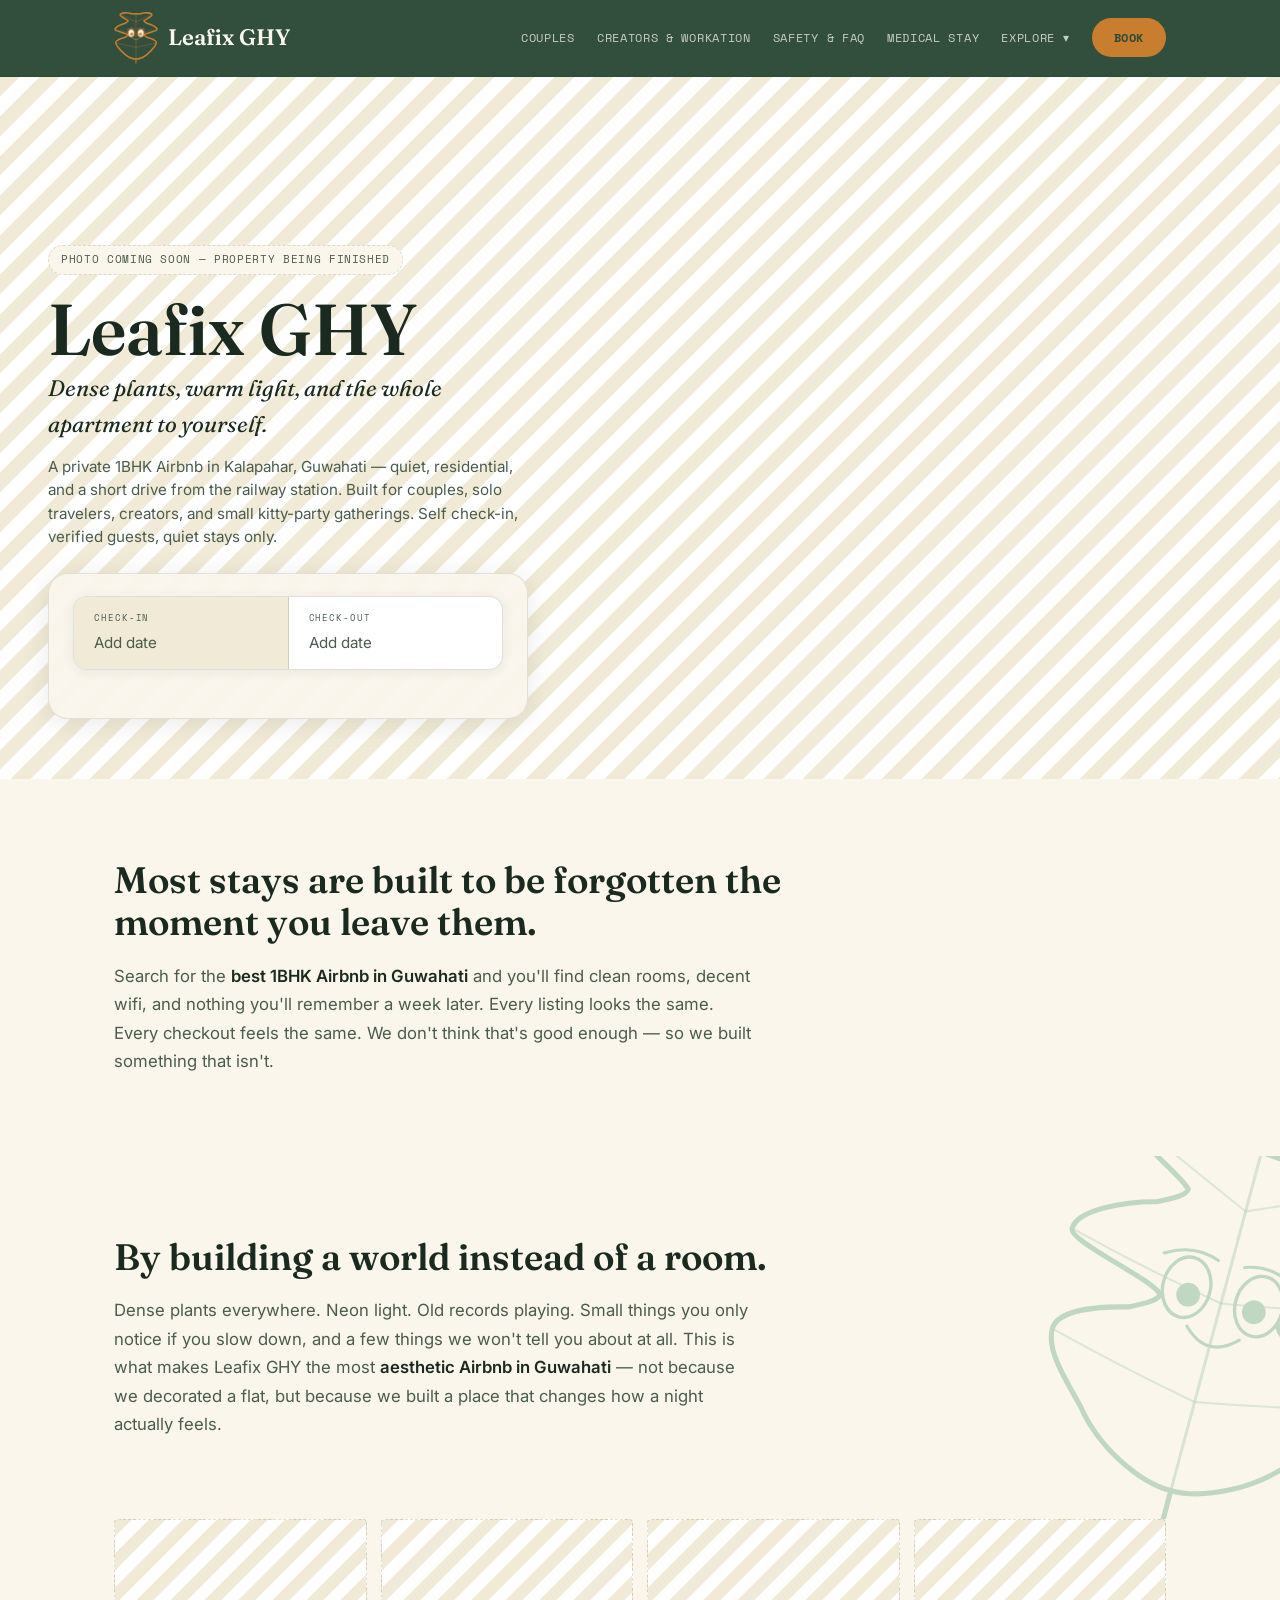
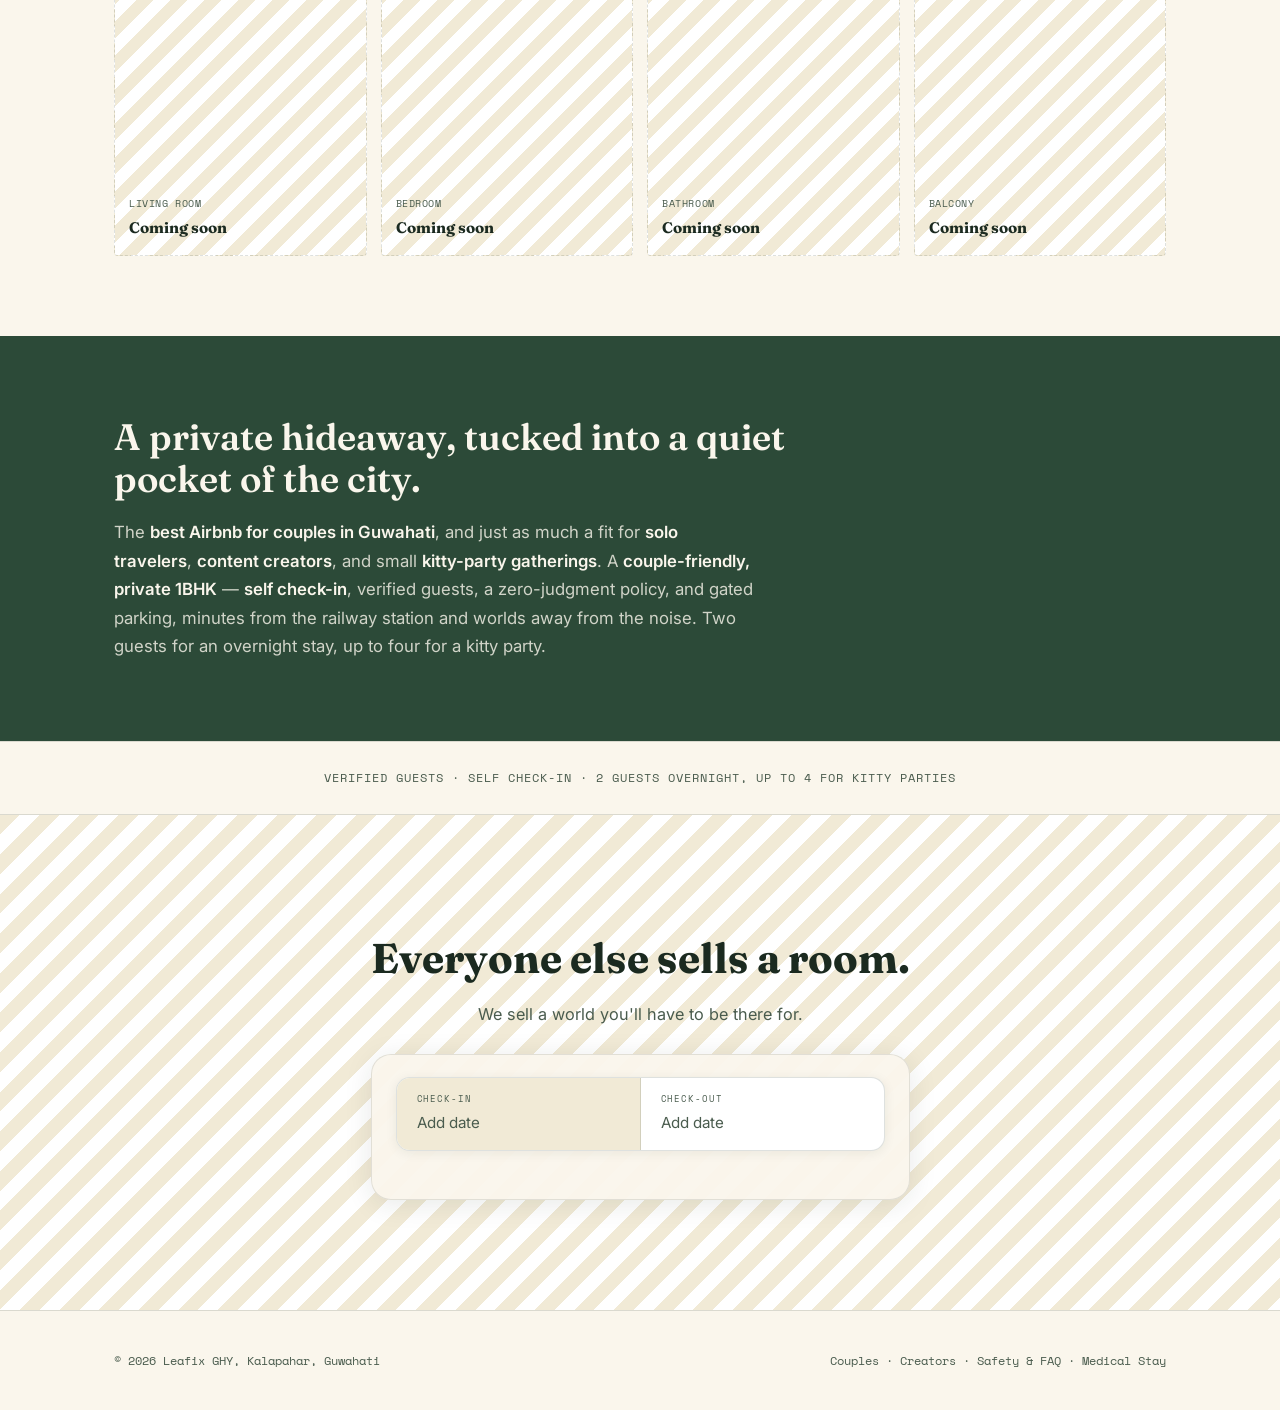
<file: index.html>
<!DOCTYPE html>
<html lang="en">
<head>
<meta charset="UTF-8">
<meta name="viewport" content="width=device-width, initial-scale=1.0">
<title>Leafix GHY – Retro Plant Hideout, 1BHK Airbnb in Guwahati</title>
<meta name="description" content="Leafix GHY is Guwahati's only 80s-retro plant hideout — a private 1BHK for couples and creators, self check-in, quiet residential stay near the railway station.">
<link rel="canonical" href="https://leafix1994.in/">
<meta name="google-site-verification" content="X4THNo5WaAAk-LAz3v2Tsw9ncFdMNSzpvFqAhl2BjQ4" />
<meta property="og:title" content="Leafix GHY – Retro Plant Hideout, Guwahati">
<meta property="og:description" content="A private 1BHK in Guwahati — dense plants, warm light, and the whole apartment to yourself.">
<meta property="og:type" content="website">
<meta property="og:url" content="https://leafix1994.in/">
<script type="application/ld+json">
{
  "@context": "https://schema.org",
  "@type": "LodgingBusiness",
  "name": "Leafix GHY",
  "description": "Leafix GHY is a private 1BHK Airbnb in Kalapahar, Guwahati, built for couples and creators.",
  "url": "https://leafix1994.in/",
  "address": { "@type": "PostalAddress", "addressLocality": "Kalapahar, Guwahati", "addressRegion": "Assam", "addressCountry": "IN" }
}
</script>
<link rel="preconnect" href="https://fonts.googleapis.com">
<link rel="preconnect" href="https://fonts.gstatic.com" crossorigin>
<link href="https://fonts.googleapis.com/css2?family=Fraunces:ital,wght@0,500;0,600;1,500&family=Inter:wght@400;500;600&family=Space+Mono&display=swap" rel="stylesheet">
<link rel="stylesheet" href="assets/style.css">
<style>
/* ---- Picker overrides: card on striped backgrounds ---- */
/* Center picker container inside CTA section; keep form text left-aligned */
.avail-picker { margin: 0 auto; text-align: left; }

/* Cream floating card over diagonal stripe hero + CTA backgrounds */
.media-hero .avail-picker,
.cta-media .avail-picker {
  background: rgba(250, 246, 236, 0.95);
  border-radius: 20px;
  padding: 22px 24px 18px;
  border: 1px solid rgba(27, 42, 32, 0.11);
  box-shadow: 0 4px 28px rgba(27, 42, 32, 0.10);
}
</style>
</head>
<body>

<nav class="site-nav">
  <div class="wrap">
        <a href="/" class="brand">
      <svg class="brand-leaf" viewBox="0 0 100 118" fill="none" xmlns="http://www.w3.org/2000/svg" aria-hidden="true" style="overflow:visible">
        <path class="leaf-outline" d="
          M 50 107
          C 40 107,26 100,18 90
          C 10 82,4 76,4 70
          C 4 64,16 60,24 58
          C 28 56,32 54,32 52
          C 28 48,2 44,2 40
          C 2 34,16 28,24 26
          C 28 24,32 22,32 20
          C 28 16,12 10,14 6
          C 16 2,30 0,40 4
          C 44 5,46 4,50 4
          C 54 4,56 5,60 4
          C 70 0,84 2,86 6
          C 88 10,72 16,68 20
          C 68 22,72 24,76 26
          C 84 28,98 34,98 40
          C 98 44,72 48,68 52
          C 68 54,72 56,76 58
          C 84 60,96 64,96 70
          C 96 76,90 82,82 90
          C 74 100,60 107,50 107 Z
        "/>
        <line class="leaf-vein" x1="50" y1="5" x2="50" y2="107"/>
        <path class="leaf-vein" d="M 50 80 Q 28 76 4 70"/>
        <path class="leaf-vein" d="M 50 80 Q 72 76 96 70"/>
        <path class="leaf-vein" d="M 50 50 Q 26 46 2 40"/>
        <path class="leaf-vein" d="M 50 50 Q 74 46 98 40"/>
        <path class="leaf-vein" d="M 50 22 Q 32 14 14 6"/>
        <path class="leaf-vein" d="M 50 22 Q 68 14 86 6"/>
        <ellipse class="leaf-eye" id="nav-eye-l" cx="39" cy="48" rx="7" ry="9"/>
        <ellipse class="leaf-eye" id="nav-eye-r" cx="61" cy="48" rx="7" ry="9"/>
        <circle class="leaf-pupil" id="nav-pup-l" cx="40" cy="50" r="3.5"/>
        <circle class="leaf-pupil" id="nav-pup-r" cx="60" cy="50" r="3.5"/>
        <circle class="leaf-highlight" id="nav-hl-l" cx="37" cy="46" r="1.8"/>
        <circle class="leaf-highlight" id="nav-hl-r" cx="57" cy="46" r="1.8"/>
        <path class="leaf-eyebrow" d="M 30 40 Q 38 35 46 38"/>
        <path class="leaf-eyebrow" d="M 70 40 Q 62 35 54 38"/>
        <path class="leaf-smile" d="M 42 59 Q 50 67 58 59"/>
        <line class="leaf-stem" x1="50" y1="107" x2="50" y2="116"/>
      </svg>
      Leafix GHY
    </a>
    <button class="nav-toggle" id="navToggle" aria-label="Menu" aria-expanded="false">☰</button>
    <ul id="navMenu">
      <li><a class="nav-link" href="/couples.html">Couples</a></li>
      <li><a class="nav-link" href="/creators-workation.html">Creators &amp; Workation</a></li>
      <li><a class="nav-link" href="/safety-faq.html">Safety &amp; FAQ</a></li>
      <li><a class="nav-link" href="/medical-stay.html">Medical Stay</a></li>
      <li class="has-dropdown">
        <a class="nav-link dropdown-trigger" href="#">Explore ▾</a>
        <div class="dropdown-menu">
          <a href="/kalapahar-guide.html">Kalapahar Guide</a>
          <a href="/guwahati-itinerary.html">Guwahati Itinerary</a>
          <a href="/romantic-spots-cafes.html">Romantic Spots &amp; Cafes</a>
          <a href="/uzan-bazar-vs-kalapahar.html">Uzan Bazar vs Kalapahar</a>
          <a href="/the-leafix-world.html">The Leafix World</a>
        </div>
      </li>
      <li><a class="nav-link nav-book-btn" href="#book">Book</a></li>
    </ul>
  </div>
</nav>

<!-- HERO — placeholder until real photos exist -->
<header class="media-hero reveal">
  <div class="media-hero-overlay">
    <span class="placeholder-tag">Photo coming soon — property being finished</span>
    <h1 class="neon-wordmark">Leafix GHY</h1>
    <p class="hero-tagline">Dense plants, warm light, and the whole apartment to yourself.</p>
    <p class="hero-sub">A private 1BHK Airbnb in Kalapahar, Guwahati — quiet, residential, and a short drive from the railway station. Built for couples, solo travelers, creators, and small kitty-party gatherings. Self check-in, verified guests, quiet stays only.</p>
    <div class="avail-picker" id="picker-hero"></div>
  </div>
</header>

<!-- WHY -->
<section class="funnel-section reveal">
  <div class="wrap">
    <h2 class="funnel-headline">Most stays are built to be forgotten the moment you leave them.</h2>
    <p class="funnel-body">Search for the <strong>best 1BHK Airbnb in Guwahati</strong> and you'll find clean rooms, decent wifi, and nothing you'll remember a week later. Every listing looks the same. Every checkout feels the same. We don't think that's good enough — so we built something that isn't.</p>
  </div>
</section>

<!-- HOW -->
<section class="funnel-section reveal" style="position:relative; overflow:hidden;">
    <div class="how-leaf-decor" aria-hidden="true">
    <svg viewBox="0 0 100 118" fill="none" xmlns="http://www.w3.org/2000/svg" style="overflow:visible">
      <path stroke-width="1.5" d="M 50 107 C 40 107,26 100,18 90 C 10 82,4 76,4 70 C 4 64,16 60,24 58 C 28 56,32 54,32 52 C 28 48,2 44,2 40 C 2 34,16 28,24 26 C 28 24,32 22,32 20 C 28 16,12 10,14 6 C 16 2,30 0,40 4 C 44 5,46 4,50 4 C 54 4,56 5,60 4 C 70 0,84 2,86 6 C 88 10,72 16,68 20 C 68 22,72 24,76 26 C 84 28,98 34,98 40 C 98 44,72 48,68 52 C 68 54,72 56,76 58 C 84 60,96 64,96 70 C 96 76,90 82,82 90 C 74 100,60 107,50 107 Z"/>
      <line stroke-width="0.9" opacity="0.6" x1="50" y1="5" x2="50" y2="107"/>
      <path stroke-width="0.6" opacity="0.5" d="M 50 80 Q 28 76 4 70"/>
      <path stroke-width="0.6" opacity="0.5" d="M 50 80 Q 72 76 96 70"/>
      <path stroke-width="0.6" opacity="0.5" d="M 50 50 Q 26 46 2 40"/>
      <path stroke-width="0.6" opacity="0.5" d="M 50 50 Q 74 46 98 40"/>
      <path stroke-width="0.6" opacity="0.5" d="M 50 22 Q 32 14 14 6"/>
      <path stroke-width="0.6" opacity="0.5" d="M 50 22 Q 68 14 86 6"/>
      <ellipse stroke-width="1" cx="39" cy="48" rx="7" ry="9"/>
      <ellipse stroke-width="1" cx="61" cy="48" rx="7" ry="9"/>
      <circle cx="40" cy="50" r="3.5"/>
      <circle cx="60" cy="50" r="3.5"/>
      <path stroke-width="0.9" d="M 30 40 Q 38 35 46 38"/>
      <path stroke-width="0.9" d="M 70 40 Q 62 35 54 38"/>
      <path stroke-width="0.9" d="M 42 59 Q 50 67 58 59"/>
      <line stroke-width="1.5" x1="50" y1="107" x2="50" y2="116"/>
    </svg>
  </div>
  <div class="wrap" style="position:relative; z-index:1;">
    <h2 class="funnel-headline">By building a world instead of a room.</h2>
    <p class="funnel-body">Dense plants everywhere. Neon light. Old records playing. Small things you only notice if you slow down, and a few things we won't tell you about at all. This is what makes Leafix GHY the most <strong>aesthetic Airbnb in Guwahati</strong> — not because we decorated a flat, but because we built a place that changes how a night actually feels.</p>
  </div>
</section>

<section class="tiles-section">
  <div class="wrap">
    <div class="tiles-grid">
      <div class="media-tile reveal">
        <div class="media-tile-caption"><span class="tile-eyebrow">Living Room</span><h3>Coming soon</h3></div>
      </div>
      <div class="media-tile reveal">
        <div class="media-tile-caption"><span class="tile-eyebrow">Bedroom</span><h3>Coming soon</h3></div>
      </div>
      <div class="media-tile reveal">
        <div class="media-tile-caption"><span class="tile-eyebrow">Bathroom</span><h3>Coming soon</h3></div>
      </div>
      <div class="media-tile reveal">
        <div class="media-tile-caption"><span class="tile-eyebrow">Balcony</span><h3>Coming soon</h3></div>
      </div>
    </div>
  </div>
</section>

<!-- WHAT -->
<section class="funnel-section dark reveal">
  <div class="wrap">
    <h2 class="funnel-headline">A private hideaway, tucked into a quiet pocket of the city.</h2>
    <p class="funnel-body">The <strong>best Airbnb for couples in Guwahati</strong>, and just as much a fit for <strong>solo travelers</strong>, <strong>content creators</strong>, and small <strong>kitty-party gatherings</strong>. A <strong>couple-friendly, private 1BHK</strong> — <strong>self check-in</strong>, verified guests, a zero-judgment policy, and gated parking, minutes from the railway station and worlds away from the noise. Two guests for an overnight stay, up to four for a kitty party.</p>
  </div>
</section>

<section class="trust-line reveal">
  <div class="wrap">
    <p>Verified guests · Self check-in · 2 guests overnight, up to 4 for kitty parties</p>
  </div>
</section>

<section class="cta-media reveal" id="book">
  <div class="cta-media-overlay">
    <h2>Everyone else sells a room.</h2>
    <p>We sell a world you'll have to be there for.</p>
    <div class="avail-picker" id="picker-cta"></div>
  </div>
</section>

<footer>
  <div class="wrap">
    <span>© 2026 Leafix GHY, Kalapahar, Guwahati</span>
    <span><a href="/couples.html">Couples</a> · <a href="/creators-workation.html">Creators</a> · <a href="/safety-faq.html">Safety &amp; FAQ</a> · <a href="/medical-stay.html">Medical Stay</a></span>
  </div>
</footer>

<script>
document.addEventListener('DOMContentLoaded', function () {
  // Hamburger toggle
  const toggle = document.getElementById('navToggle');
  const menu = document.getElementById('navMenu');
  toggle.addEventListener('click', function () {
    const isOpen = menu.classList.toggle('open');
    toggle.setAttribute('aria-expanded', isOpen ? 'true' : 'false');
  });

  // Explore dropdown — click-only, all screen sizes, closes on outside click
  const dropdownTrigger = document.querySelector('.dropdown-trigger');
  if (dropdownTrigger) {
    dropdownTrigger.addEventListener('click', function (e) {
      e.preventDefault();
      this.parentElement.classList.toggle('dropdown-open');
    });
    document.addEventListener('click', function (e) {
      if (!dropdownTrigger.parentElement.contains(e.target)) {
        dropdownTrigger.parentElement.classList.remove('dropdown-open');
      }
    });
  }

  // Scroll reveal
  const items = document.querySelectorAll('.reveal');
  const observer = new IntersectionObserver((entries) => {
    entries.forEach((entry) => {
      if (entry.isIntersecting) {
        entry.target.classList.add('visible');
        observer.unobserve(entry.target);
      }
    });
  }, { threshold: 0.15, rootMargin: '0px 0px -40px 0px' });
  items.forEach((item) => observer.observe(item));

  // Eye animation — JS manipulates SVG attrs directly (reliable cross-browser)
  setTimeout(function () {
    var eyeL  = document.getElementById('nav-eye-l');
    var eyeR  = document.getElementById('nav-eye-r');
    var pupL  = document.getElementById('nav-pup-l');
    var pupR  = document.getElementById('nav-pup-r');
    var hlL   = document.getElementById('nav-hl-l');
    var hlR   = document.getElementById('nav-hl-r');
    if (!eyeL) return;

    var baseRy  = 9;
    var pLx = 40, pLy = 50, pRx = 60, pRy = 50;
    var hLx = 37, hLy = 46, hRx = 57, hRy = 46;

    function setPupils(dx, dy) {
      pupL.setAttribute('cx', pLx + dx); pupL.setAttribute('cy', pLy + dy);
      pupR.setAttribute('cx', pRx + dx); pupR.setAttribute('cy', pRy + dy);
      hlL.setAttribute('cx', hLx + dx);  hlL.setAttribute('cy', hLy + dy);
      hlR.setAttribute('cx', hRx + dx);  hlR.setAttribute('cy', hRy + dy);
    }

    function blink() {
      eyeL.setAttribute('ry', '0.8'); eyeR.setAttribute('ry', '0.8');
      setTimeout(function () {
        eyeL.setAttribute('ry', baseRy); eyeR.setAttribute('ry', baseRy);
        setTimeout(function () {
          eyeL.setAttribute('ry', '0.8'); eyeR.setAttribute('ry', '0.8');
          setTimeout(function () {
            eyeL.setAttribute('ry', baseRy); eyeR.setAttribute('ry', baseRy);
          }, 80);
        }, 120);
      }, 80);
    }

    function loop() {
      setPupils(-3, 0);                                         // look left
      setTimeout(function () { setPupils(3, 0);                // look right
      setTimeout(function () { setPupils(0, -3);               // look up
      setTimeout(function () { setPupils(0, 2.5);              // look down
      setTimeout(function () { setPupils(0, 0);                // center
      setTimeout(function () { blink();                        // blink
      setTimeout(loop, 2600); }, 350); }, 550); }, 550); }, 550); }, 550);
    }

    loop();
  }, 3800);
});

/* ============================================================
   Availability calendar picker — Airbnb style, dropdown
   Renders into any .avail-picker container
============================================================ */
(function () {
  var ENDPOINT = 'https://formspree.io/f/xdekkpka';

  var DAYS   = ['Su','Mo','Tu','We','Th','Fr','Sa'];
  var MONTHS = ['January','February','March','April','May','June',
                'July','August','September','October','November','December'];

  function pad(n){ return n < 10 ? '0'+n : ''+n; }
  function fmtDate(d){
    return MONTHS[d.getMonth()].slice(0,3)+' '+d.getDate()+', '+d.getFullYear();
  }
  function isoDate(d){
    return d.getFullYear()+'-'+pad(d.getMonth()+1)+'-'+pad(d.getDate());
  }
  function sameDay(a,b){
    return a && b && a.getFullYear()===b.getFullYear() &&
           a.getMonth()===b.getMonth() && a.getDate()===b.getDate();
  }
  function between(d,a,b){
    if(!a||!b) return false;
    var mn=a<b?a:b, mx=a<b?b:a;
    return d>mn && d<mx;
  }

  // Blocked dates loaded from /blocked.json — edit that file on GitHub, never touch this code
  var blockedSet = {};

  function buildPicker(container, idSuffix) {
    var today = new Date(); today.setHours(0,0,0,0);
    var checkIn=null, checkOut=null, hoverDate=null;
    var step='in'; // 'in' | 'out' | 'done'
    var isOpen = false;
    var cal0Month = today.getMonth();
    var cal0Year  = today.getFullYear();

    container.innerHTML = [
      '<div class="avail-pills">',
        '<div class="avail-pill active" id="pill-in-'+idSuffix+'">',
          '<div class="avail-pill-label">Check-in</div>',
          '<div class="avail-pill-val empty" id="pill-in-val-'+idSuffix+'">Add date</div>',
        '</div>',
        '<div class="avail-pill" id="pill-out-'+idSuffix+'">',
          '<div class="avail-pill-label">Check-out</div>',
          '<div class="avail-pill-val empty" id="pill-out-val-'+idSuffix+'">Add date</div>',
        '</div>',
      '</div>',
      '<div class="avail-cal-wrap" id="cal-wrap-'+idSuffix+'">',
        '<div class="avail-cals" id="avail-cals-'+idSuffix+'"></div>',
        '<div class="avail-nights" id="avail-nights-'+idSuffix+'"></div>',
      '</div>',
      '<div id="avail-cta-'+idSuffix+'" class="avail-cta" style="display:none">',
        '<a id="avail-book-link-'+idSuffix+'" href="/book.html" class="btn btn-primary avail-btn">Book these dates →</a>',
        '<p class="avail-note"><a id="avail-reset-'+idSuffix+'">Clear dates</a></p>',
      '</div>',
    ].join('');

    var calWrap   = document.getElementById('cal-wrap-'+idSuffix);
    var calsEl    = document.getElementById('avail-cals-'+idSuffix);
    var nightsEl  = document.getElementById('avail-nights-'+idSuffix);
    var ctaEl     = document.getElementById('avail-cta-'+idSuffix);
    var bookLink  = document.getElementById('avail-book-link-'+idSuffix);
    var pillIn    = document.getElementById('pill-in-'+idSuffix);
    var pillOut   = document.getElementById('pill-out-'+idSuffix);
    var pillInVal = document.getElementById('pill-in-val-'+idSuffix);
    var pillOutVal= document.getElementById('pill-out-val-'+idSuffix);

    function openCal()  { calWrap.classList.add('open');    isOpen = true;  }
    function closeCal() { calWrap.classList.remove('open'); isOpen = false; }

    function pickDate(d) {
      if(step==='in') {
        checkIn = d; checkOut = null; step = 'out';
      } else {
        if(d <= checkIn) { checkIn = d; checkOut = null; step = 'out'; }
        else { checkOut = d; step = 'done'; }
      }
      updatePills(); renderCals();
    }

    function renderCals() {
      calsEl.innerHTML = '';
      for (var m=0; m<2; m++) {
        var yr = cal0Year, mo = cal0Month + m;
        if (mo > 11) { mo -= 12; yr += 1; }
        calsEl.appendChild(buildMonth(yr, mo));
      }
      // Direct per-cell handlers — reliable on iOS and Android (no event delegation)
      calsEl.querySelectorAll('.cal-avail').forEach(function(cell) {
        var d = new Date(cell.dataset.date + 'T00:00:00');
        cell.addEventListener('touchend', function(e) {
          e.stopPropagation();
          e.preventDefault(); // stops the delayed synthetic click from also firing
          pickDate(d);
        });
        cell.addEventListener('click', function(e) {
          e.stopPropagation();
          pickDate(d);
        });
      });
    }

    function buildMonth(yr, mo) {
      var div = document.createElement('div');
      div.className = 'cal-month';
      var firstDay   = new Date(yr, mo, 1).getDay();
      var daysInMonth= new Date(yr, mo+1, 0).getDate();

      var html = '<div class="cal-month-head">'+MONTHS[mo]+' '+yr+'</div>';
      html += '<div class="cal-days-grid">';
      DAYS.forEach(function(d){ html += '<div class="cal-day-hdr">'+d+'</div>'; });
      for(var i=0;i<firstDay;i++) html += '<div class="cal-day cal-day-empty"></div>';

      for(var d=1; d<=daysInMonth; d++){
        var date    = new Date(yr,mo,d);
        var dateStr = isoDate(date);
        var isPast    = date < today;
        var isBlocked = !!blockedSet[dateStr];
        var isToday   = sameDay(date, today);
        var isStart   = sameDay(date, checkIn);
        var isEnd     = sameDay(date, checkOut);
        var isRange   = between(date, checkIn, checkOut||hoverDate);
        var cls = 'cal-day ';
        if(isPast)          cls += 'cal-past';
        else if(isBlocked)  cls += 'cal-blocked';
        else if(isStart && isEnd) cls += 'cal-avail cal-start cal-end';
        else if(isStart)    cls += 'cal-avail cal-start';
        else if(isEnd)      cls += 'cal-avail cal-end';
        else if(isRange)    cls += 'cal-avail cal-range';
        else                cls += 'cal-avail';
        if(isToday && !isPast && !isBlocked) cls += ' cal-today';
        html += '<div class="'+cls+'" data-date="'+dateStr+'">'+d+'</div>';
      }
      html += '</div>';
      div.innerHTML = html;
      return div;
    }

    function updatePills() {
      pillInVal.textContent  = checkIn  ? fmtDate(checkIn)  : 'Add date';
      pillOutVal.textContent = checkOut ? fmtDate(checkOut) : (step==='out' && isOpen ? '↓ tap a date' : 'Add date');
      pillInVal.className    = 'avail-pill-val' + (checkIn  ? '' : ' empty');
      pillOutVal.className   = 'avail-pill-val' + (checkOut ? '' : ' empty');
      pillIn.className  = 'avail-pill' + (step==='in'  ? ' active' : '');
      pillOut.className = 'avail-pill' + (step==='out' ? ' active' : '');

      if(checkIn && checkOut) {
        var nights = Math.round((checkOut - checkIn) / (1000*60*60*24));
        nightsEl.textContent   = nights + (nights===1 ? ' night' : ' nights');
        nightsEl.style.display = 'block';
        bookLink.href = '/book.html?in=' + isoDate(checkIn) + '&out=' + isoDate(checkOut);
        ctaEl.style.display = 'block';
        setTimeout(closeCal, 420);
      } else {
        nightsEl.style.display = 'none';
        ctaEl.style.display    = 'none';
      }
    }


    // Hover to preview range
    calsEl.addEventListener('mouseover', function(e){
      var cell = e.target.closest('.cal-avail');
      if(!cell || step!=='out' || !checkIn) return;
      hoverDate = new Date(cell.dataset.date+'T00:00:00');
      renderCals();
    });
    calsEl.addEventListener('mouseleave', function(){
      hoverDate = null; renderCals();
    });

    // Pill clicks — toggle calendar open/closed
    pillIn.addEventListener('click', function(e){
      e.stopPropagation();
      if(isOpen && step==='in') { closeCal(); return; }
      step='in'; checkIn=null; checkOut=null;
      updatePills(); renderCals(); openCal();
    });
    pillOut.addEventListener('click', function(e){
      e.stopPropagation();
      if(isOpen && step==='out' && checkOut) { closeCal(); return; } // only close if checkout already picked
      if(isOpen && step==='out') { return; }                         // stay open — user is picking checkout
      step = checkIn ? 'out' : 'in';
      updatePills(); renderCals(); openCal();
    });

    // Outside click closes the dropdown
    document.addEventListener('click', function(e){
      if(!isOpen) return;
      if(!container.contains(e.target)) closeCal();
    });

    // Clear dates link
    var resetBtn = document.getElementById('avail-reset-'+idSuffix);
    if(resetBtn) resetBtn.addEventListener('click', function(e){
      e.preventDefault();
      checkIn=null; checkOut=null; step='in';
      updatePills(); renderCals(); openCal();
    });

    renderCals();
    updatePills();
    // Calendar starts hidden — opens on first pill click
  }

  function initPickers() {
    var pickers = document.querySelectorAll('.avail-picker');
    pickers.forEach(function(p, i){ buildPicker(p, i); });
  }

  document.addEventListener('DOMContentLoaded', function(){
    // Fetch blocked.json — edit that file on GitHub when a booking comes in
    fetch('/blocked.json')
      .then(function(r){ return r.ok ? r.json() : []; })
      .then(function(dates){
        dates.forEach(function(s){ blockedSet[s] = true; });
        initPickers();
      })
      .catch(function(){ initPickers(); }); // fail silently, just show all dates open
  });
})();
</script>

</body>
</html>
</file>
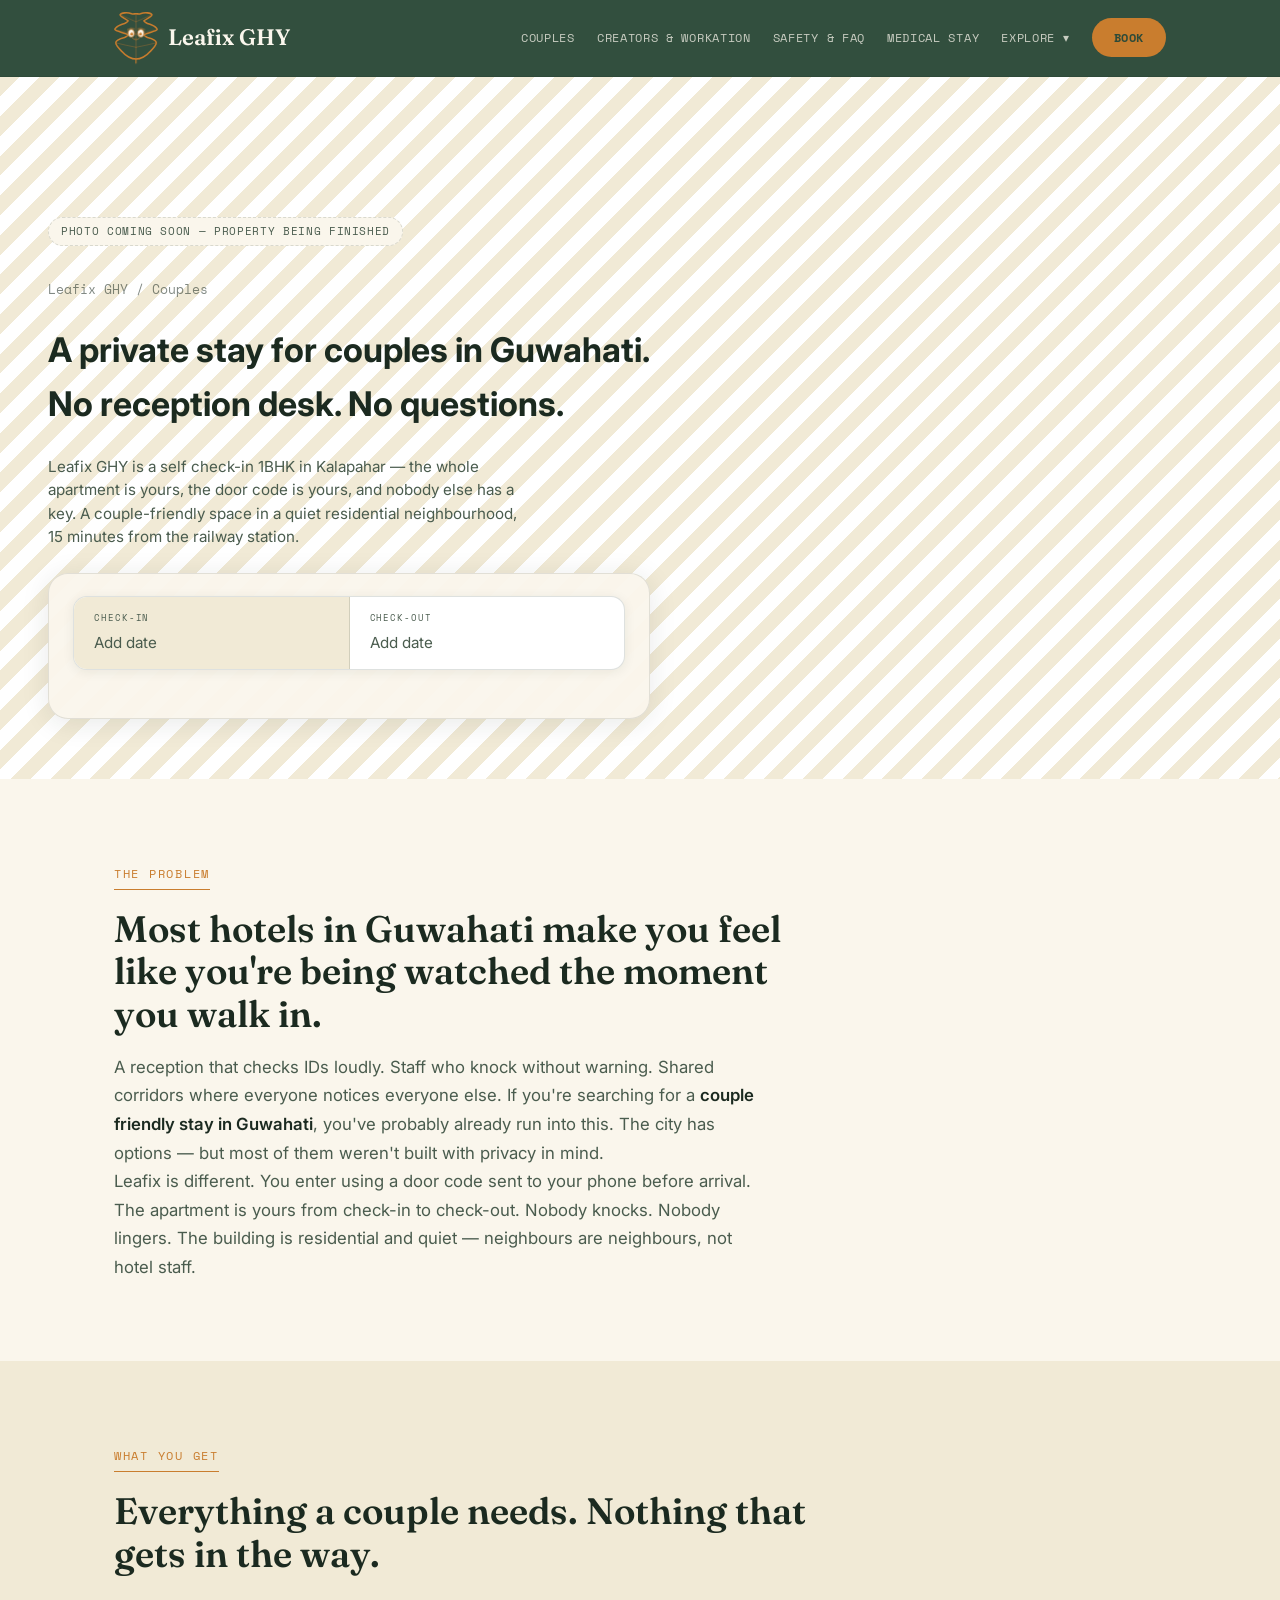
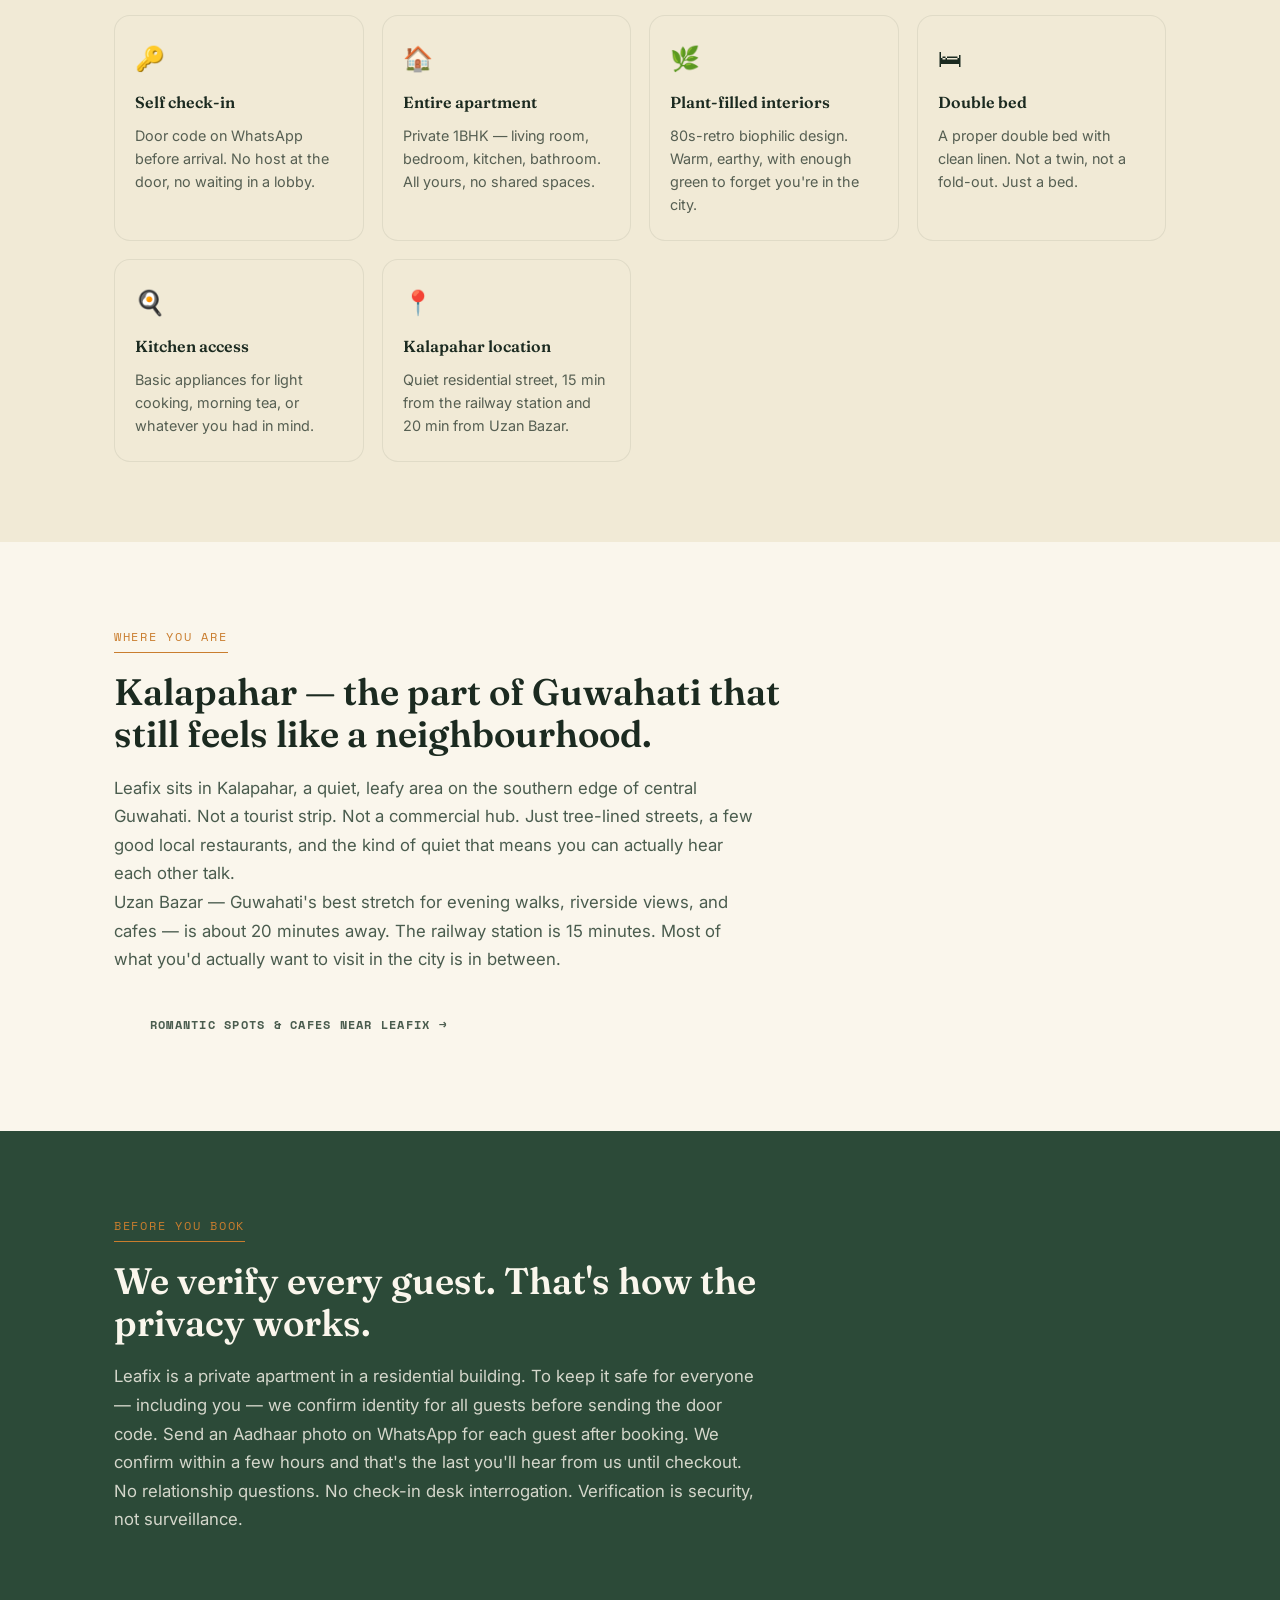
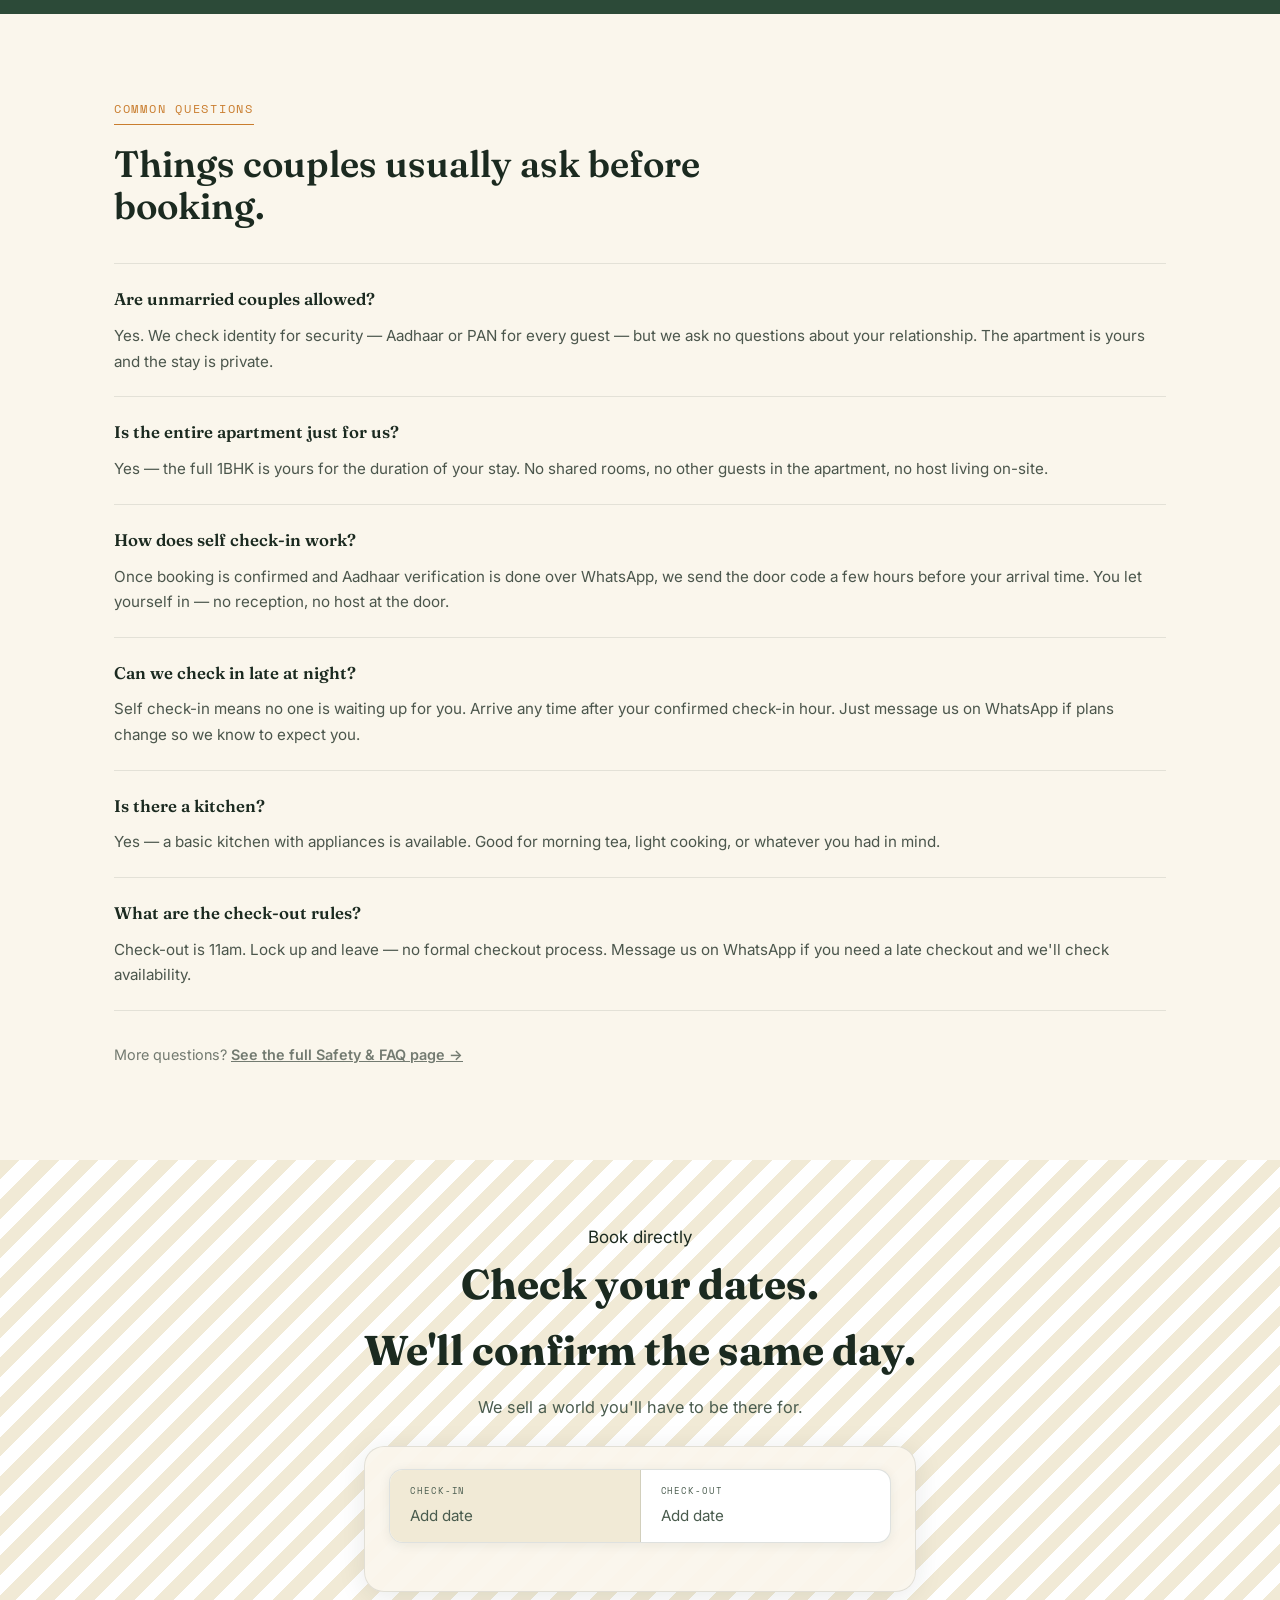
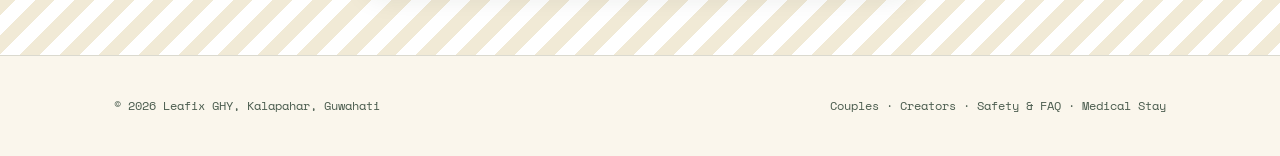
<file: couples.html>
<!DOCTYPE html>
<html lang="en">
<head>
<meta charset="UTF-8">
<meta name="viewport" content="width=device-width, initial-scale=1.0">
<title>Couple Friendly Stay in Guwahati – Private 1BHK | Leafix GHY</title>
<meta name="description" content="Leafix GHY is a private 1BHK in Kalapahar, Guwahati — fully self check-in, no reception desk, no shared spaces. A quiet, plant-filled stay built for couples.">
<link rel="canonical" href="https://leafix1994.in/couples.html">
<meta property="og:title" content="Couple Friendly Stay in Guwahati | Leafix GHY">
<meta property="og:description" content="A private 1BHK for couples in Guwahati. Self check-in, whole apartment, no shared spaces.">
<meta property="og:type" content="website">
<meta property="og:url" content="https://leafix1994.in/couples.html">
<script type="application/ld+json">
{
  "@context": "https://schema.org",
  "@type": "LodgingBusiness",
  "name": "Leafix GHY",
  "description": "Couple friendly private 1BHK stay in Kalapahar, Guwahati. Self check-in, no shared spaces, no questions.",
  "url": "https://leafix1994.in/",
  "address": {
    "@type": "PostalAddress",
    "addressLocality": "Kalapahar, Guwahati",
    "addressRegion": "Assam",
    "addressCountry": "IN"
  }
}
</script>
<script type="application/ld+json">
{
  "@context": "https://schema.org",
  "@type": "FAQPage",
  "mainEntity": [
    {
      "@type": "Question",
      "name": "Are unmarried couples allowed at Leafix GHY?",
      "acceptedAnswer": {
        "@type": "Answer",
        "text": "Yes. We verify identity for security — every guest shows Aadhaar or PAN before check-in — but we ask no questions about relationships. Your stay is entirely private."
      }
    },
    {
      "@type": "Question",
      "name": "Is the entire apartment private? Are there other guests?",
      "acceptedAnswer": {
        "@type": "Answer",
        "text": "The full 1BHK is yours for your stay. No shared rooms, no other guests in the apartment, no host living on-site."
      }
    },
    {
      "@type": "Question",
      "name": "How does self check-in work at Leafix GHY?",
      "acceptedAnswer": {
        "@type": "Answer",
        "text": "Once your booking is confirmed and Aadhaar verification is done over WhatsApp, we send the door code a few hours before arrival. No reception desk, no host at the door."
      }
    },
    {
      "@type": "Question",
      "name": "Is there a kitchen at Leafix GHY?",
      "acceptedAnswer": {
        "@type": "Answer",
        "text": "Yes — a basic kitchen with appliances is available for light cooking and morning tea."
      }
    },
    {
      "@type": "Question",
      "name": "Can we check in late at night?",
      "acceptedAnswer": {
        "@type": "Answer",
        "text": "Self check-in means no one is waiting up for you. You can arrive any time after your confirmed check-in hour. Message us on WhatsApp if plans change."
      }
    }
  ]
}
</script>
<link rel="preconnect" href="https://fonts.googleapis.com">
<link rel="preconnect" href="https://fonts.gstatic.com" crossorigin>
<link href="https://fonts.googleapis.com/css2?family=Fraunces:ital,wght@0,500;0,600;1,500&family=Inter:wght@400;500;600&family=Space+Mono&display=swap" rel="stylesheet">
<link rel="stylesheet" href="assets/style.css">
<style>
/* Picker card on striped backgrounds */
.avail-picker { margin: 0 auto; text-align: left; }
.media-hero .avail-picker,
.cta-media .avail-picker {
  background: rgba(250, 246, 236, 0.95);
  border-radius: 20px;
  padding: 22px 24px 18px;
  border: 1px solid rgba(27, 42, 32, 0.11);
  box-shadow: 0 4px 28px rgba(27, 42, 32, 0.10);
}
/* Perk cards grid */
.perk-grid {
  display: grid;
  grid-template-columns: repeat(auto-fit, minmax(220px, 1fr));
  gap: 18px;
  margin-top: 40px;
}
.perk-card {
  background: var(--surface);
  border-radius: 16px;
  padding: 24px 20px;
  border: 1px solid rgba(27, 42, 32, 0.08);
}
.perk-icon {
  font-size: 1.5rem;
  display: block;
  margin-bottom: 12px;
}
.perk-card h3 {
  font-family: 'Fraunces', serif;
  font-size: 1rem;
  font-weight: 600;
  color: var(--text);
  margin: 0 0 8px;
}
.perk-card p {
  font-size: 0.9rem;
  color: var(--text);
  opacity: 0.72;
  margin: 0;
  line-height: 1.6;
}
/* FAQ */
.faq-list {
  margin-top: 36px;
}
.faq-item {
  border-bottom: 1px solid rgba(27, 42, 32, 0.1);
  padding: 22px 0;
}
.faq-item:first-child {
  border-top: 1px solid rgba(27, 42, 32, 0.1);
}
.faq-q {
  font-family: 'Fraunces', serif;
  font-size: 1.05rem;
  font-weight: 600;
  color: var(--text);
  margin: 0 0 10px;
}
.faq-a {
  font-size: 0.95rem;
  color: var(--text);
  opacity: 0.78;
  margin: 0;
  line-height: 1.68;
}
/* Breadcrumb */
.breadcrumb {
  font-size: 0.82rem;
  color: var(--text);
  opacity: 0.55;
  margin-bottom: 10px;
  font-family: 'Space Mono', monospace;
}
.breadcrumb a {
  color: inherit;
  text-decoration: none;
}
.breadcrumb a:hover { opacity: 1; }
</style>
</head>
<body>

<nav class="site-nav">
  <div class="wrap">
    <a href="/" class="brand">
      <svg class="brand-leaf" viewBox="0 0 100 118" fill="none" xmlns="http://www.w3.org/2000/svg" aria-hidden="true" style="overflow:visible">
        <path class="leaf-outline" d="
          M 50 107
          C 40 107,26 100,18 90
          C 10 82,4 76,4 70
          C 4 64,16 60,24 58
          C 28 56,32 54,32 52
          C 28 48,2 44,2 40
          C 2 34,16 28,24 26
          C 28 24,32 22,32 20
          C 28 16,12 10,14 6
          C 16 2,30 0,40 4
          C 44 5,46 4,50 4
          C 54 4,56 5,60 4
          C 70 0,84 2,86 6
          C 88 10,72 16,68 20
          C 68 22,72 24,76 26
          C 84 28,98 34,98 40
          C 98 44,72 48,68 52
          C 68 54,72 56,76 58
          C 84 60,96 64,96 70
          C 96 76,90 82,82 90
          C 74 100,60 107,50 107 Z
        "/>
        <line class="leaf-vein" x1="50" y1="5" x2="50" y2="107"/>
        <path class="leaf-vein" d="M 50 80 Q 28 76 4 70"/>
        <path class="leaf-vein" d="M 50 80 Q 72 76 96 70"/>
        <path class="leaf-vein" d="M 50 50 Q 26 46 2 40"/>
        <path class="leaf-vein" d="M 50 50 Q 74 46 98 40"/>
        <path class="leaf-vein" d="M 50 22 Q 32 14 14 6"/>
        <path class="leaf-vein" d="M 50 22 Q 68 14 86 6"/>
        <ellipse class="leaf-eye" cx="39" cy="48" rx="7" ry="9"/>
        <ellipse class="leaf-eye" cx="61" cy="48" rx="7" ry="9"/>
        <circle class="leaf-pupil" cx="40" cy="50" r="3.5"/>
        <circle class="leaf-pupil" cx="60" cy="50" r="3.5"/>
        <circle class="leaf-highlight" cx="37" cy="46" r="1.8"/>
        <circle class="leaf-highlight" cx="57" cy="46" r="1.8"/>
        <path class="leaf-eyebrow" d="M 30 40 Q 38 35 46 38"/>
        <path class="leaf-eyebrow" d="M 70 40 Q 62 35 54 38"/>
        <path class="leaf-smile" d="M 42 59 Q 50 67 58 59"/>
        <line class="leaf-stem" x1="50" y1="107" x2="50" y2="116"/>
      </svg>
      Leafix GHY
    </a>
    <button class="nav-toggle" id="navToggle" aria-label="Menu" aria-expanded="false">☰</button>
    <ul id="navMenu">
      <li><a class="nav-link" href="/couples.html">Couples</a></li>
      <li><a class="nav-link" href="/creators-workation.html">Creators &amp; Workation</a></li>
      <li><a class="nav-link" href="/safety-faq.html">Safety &amp; FAQ</a></li>
      <li><a class="nav-link" href="/medical-stay.html">Medical Stay</a></li>
      <li class="has-dropdown">
        <a class="nav-link dropdown-trigger" href="#">Explore ▾</a>
        <div class="dropdown-menu">
          <a href="/kalapahar-guide.html">Kalapahar Guide</a>
          <a href="/guwahati-itinerary.html">Guwahati Itinerary</a>
          <a href="/romantic-spots-cafes.html">Romantic Spots &amp; Cafes</a>
          <a href="/uzan-bazar-vs-kalapahar.html">Uzan Bazar vs Kalapahar</a>
          <a href="/the-leafix-world.html">The Leafix World</a>
        </div>
      </li>
      <li><a class="nav-link nav-book-btn" href="#book">Book</a></li>
    </ul>
  </div>
</nav>

<!-- HERO -->
<header class="media-hero reveal">
  <div class="media-hero-overlay">
    <span class="placeholder-tag">Photo coming soon — property being finished</span>
    <p class="breadcrumb"><a href="/">Leafix GHY</a> / Couples</p>
    <h1>A private stay for couples in Guwahati.<br>No reception desk. No questions.</h1>
    <p class="hero-sub">Leafix GHY is a self check-in 1BHK in Kalapahar — the whole apartment is yours, the door code is yours, and nobody else has a key. A couple-friendly space in a quiet residential neighbourhood, 15 minutes from the railway station.</p>
    <div class="avail-picker" id="picker-hero"></div>
  </div>
</header>

<!-- PROBLEM -->
<section class="funnel-section reveal">
  <div class="wrap">
    <span class="eyebrow">The problem</span>
    <h2 class="funnel-headline">Most hotels in Guwahati make you feel like you're being watched the moment you walk in.</h2>
    <p class="funnel-body">A reception that checks IDs loudly. Staff who knock without warning. Shared corridors where everyone notices everyone else. If you're searching for a <strong>couple friendly stay in Guwahati</strong>, you've probably already run into this. The city has options — but most of them weren't built with privacy in mind.</p>
    <p class="funnel-body">Leafix is different. You enter using a door code sent to your phone before arrival. The apartment is yours from check-in to check-out. Nobody knocks. Nobody lingers. The building is residential and quiet — neighbours are neighbours, not hotel staff.</p>
  </div>
</section>

<!-- PERKS -->
<section class="funnel-section reveal" style="background: var(--surface);">
  <div class="wrap">
    <span class="eyebrow">What you get</span>
    <h2 class="funnel-headline">Everything a couple needs. Nothing that gets in the way.</h2>
    <div class="perk-grid">
      <div class="perk-card">
        <span class="perk-icon">🔑</span>
        <h3>Self check-in</h3>
        <p>Door code on WhatsApp before arrival. No host at the door, no waiting in a lobby.</p>
      </div>
      <div class="perk-card">
        <span class="perk-icon">🏠</span>
        <h3>Entire apartment</h3>
        <p>Private 1BHK — living room, bedroom, kitchen, bathroom. All yours, no shared spaces.</p>
      </div>
      <div class="perk-card">
        <span class="perk-icon">🌿</span>
        <h3>Plant-filled interiors</h3>
        <p>80s-retro biophilic design. Warm, earthy, with enough green to forget you're in the city.</p>
      </div>
      <div class="perk-card">
        <span class="perk-icon">🛏</span>
        <h3>Double bed</h3>
        <p>A proper double bed with clean linen. Not a twin, not a fold-out. Just a bed.</p>
      </div>
      <div class="perk-card">
        <span class="perk-icon">🍳</span>
        <h3>Kitchen access</h3>
        <p>Basic appliances for light cooking, morning tea, or whatever you had in mind.</p>
      </div>
      <div class="perk-card">
        <span class="perk-icon">📍</span>
        <h3>Kalapahar location</h3>
        <p>Quiet residential street, 15 min from the railway station and 20 min from Uzan Bazar.</p>
      </div>
    </div>
  </div>
</section>

<!-- LOCATION -->
<section class="funnel-section reveal">
  <div class="wrap">
    <span class="eyebrow">Where you are</span>
    <h2 class="funnel-headline">Kalapahar — the part of Guwahati that still feels like a neighbourhood.</h2>
    <p class="funnel-body">Leafix sits in Kalapahar, a quiet, leafy area on the southern edge of central Guwahati. Not a tourist strip. Not a commercial hub. Just tree-lined streets, a few good local restaurants, and the kind of quiet that means you can actually hear each other talk.</p>
    <p class="funnel-body">Uzan Bazar — Guwahati's best stretch for evening walks, riverside views, and cafes — is about 20 minutes away. The railway station is 15 minutes. Most of what you'd actually want to visit in the city is in between.</p>
    <p class="funnel-body" style="margin-top: 24px;">
      <a href="/romantic-spots-cafes.html" class="btn btn-secondary">Romantic spots &amp; cafes near Leafix →</a>
    </p>
  </div>
</section>

<!-- TRUST -->
<section class="funnel-section reveal" style="background: var(--dark-block); color: var(--bg);">
  <div class="wrap">
    <span class="eyebrow" style="color: var(--amber);">Before you book</span>
    <h2 class="funnel-headline" style="color: var(--bg);">We verify every guest. That's how the privacy works.</h2>
    <p class="funnel-body" style="color: var(--bg); opacity: 0.82;">Leafix is a private apartment in a residential building. To keep it safe for everyone — including you — we confirm identity for all guests before sending the door code. Send an Aadhaar photo on WhatsApp for each guest after booking. We confirm within a few hours and that's the last you'll hear from us until checkout.</p>
    <p class="funnel-body" style="color: var(--bg); opacity: 0.82;">No relationship questions. No check-in desk interrogation. Verification is security, not surveillance.</p>
  </div>
</section>

<!-- FAQ -->
<section class="funnel-section reveal" id="faq">
  <div class="wrap">
    <span class="eyebrow">Common questions</span>
    <h2 class="funnel-headline">Things couples usually ask before booking.</h2>
    <div class="faq-list">
      <div class="faq-item">
        <p class="faq-q">Are unmarried couples allowed?</p>
        <p class="faq-a">Yes. We check identity for security — Aadhaar or PAN for every guest — but we ask no questions about your relationship. The apartment is yours and the stay is private.</p>
      </div>
      <div class="faq-item">
        <p class="faq-q">Is the entire apartment just for us?</p>
        <p class="faq-a">Yes — the full 1BHK is yours for the duration of your stay. No shared rooms, no other guests in the apartment, no host living on-site.</p>
      </div>
      <div class="faq-item">
        <p class="faq-q">How does self check-in work?</p>
        <p class="faq-a">Once booking is confirmed and Aadhaar verification is done over WhatsApp, we send the door code a few hours before your arrival time. You let yourself in — no reception, no host at the door.</p>
      </div>
      <div class="faq-item">
        <p class="faq-q">Can we check in late at night?</p>
        <p class="faq-a">Self check-in means no one is waiting up for you. Arrive any time after your confirmed check-in hour. Just message us on WhatsApp if plans change so we know to expect you.</p>
      </div>
      <div class="faq-item">
        <p class="faq-q">Is there a kitchen?</p>
        <p class="faq-a">Yes — a basic kitchen with appliances is available. Good for morning tea, light cooking, or whatever you had in mind.</p>
      </div>
      <div class="faq-item">
        <p class="faq-q">What are the check-out rules?</p>
        <p class="faq-a">Check-out is 11am. Lock up and leave — no formal checkout process. Message us on WhatsApp if you need a late checkout and we'll check availability.</p>
      </div>
    </div>
    <p style="margin-top: 32px; font-size: 0.9rem; opacity: 0.6;">More questions? <a href="/safety-faq.html" style="color: var(--text); font-weight: 600;">See the full Safety &amp; FAQ page →</a></p>
  </div>
</section>

<!-- CTA -->
<section class="cta-media reveal" id="book">
  <div class="cta-media-overlay">
    <span class="eyebrow">Book directly</span>
    <h2>Check your dates.<br>We'll confirm the same day.</h2>
    <p>We sell a world you'll have to be there for.</p>
    <div class="avail-picker" id="picker-cta"></div>
  </div>
</section>

<footer>
  <div class="wrap">
    <span>© 2026 Leafix GHY, Kalapahar, Guwahati</span>
    <span><a href="/couples.html">Couples</a> · <a href="/creators-workation.html">Creators</a> · <a href="/safety-faq.html">Safety &amp; FAQ</a> · <a href="/medical-stay.html">Medical Stay</a></span>
  </div>
</footer>

<script>
document.addEventListener('DOMContentLoaded', function () {
  // Hamburger toggle
  const toggle = document.getElementById('navToggle');
  const menu = document.getElementById('navMenu');
  toggle.addEventListener('click', function () {
    const isOpen = menu.classList.toggle('open');
    toggle.setAttribute('aria-expanded', isOpen ? 'true' : 'false');
  });

  // Explore dropdown
  const dropdownTrigger = document.querySelector('.dropdown-trigger');
  if (dropdownTrigger) {
    dropdownTrigger.addEventListener('click', function (e) {
      e.preventDefault();
      this.parentElement.classList.toggle('dropdown-open');
    });
    document.addEventListener('click', function (e) {
      if (!dropdownTrigger.parentElement.contains(e.target)) {
        dropdownTrigger.parentElement.classList.remove('dropdown-open');
      }
    });
  }

  // Scroll reveal
  const items = document.querySelectorAll('.reveal');
  const observer = new IntersectionObserver((entries) => {
    entries.forEach((entry) => {
      if (entry.isIntersecting) {
        entry.target.classList.add('visible');
        observer.unobserve(entry.target);
      }
    });
  }, { threshold: 0.15, rootMargin: '0px 0px -40px 0px' });
  items.forEach((item) => observer.observe(item));
});

/* ============================================================
   Availability picker — same as index.html
============================================================ */
(function () {
  var DAYS   = ['Su','Mo','Tu','We','Th','Fr','Sa'];
  var MONTHS = ['January','February','March','April','May','June',
                'July','August','September','October','November','December'];

  function pad(n){ return n < 10 ? '0'+n : ''+n; }
  function fmtDate(d){
    return MONTHS[d.getMonth()].slice(0,3)+' '+d.getDate()+', '+d.getFullYear();
  }
  function isoDate(d){
    return d.getFullYear()+'-'+pad(d.getMonth()+1)+'-'+pad(d.getDate());
  }
  function sameDay(a,b){
    return a && b && a.getFullYear()===b.getFullYear() &&
           a.getMonth()===b.getMonth() && a.getDate()===b.getDate();
  }
  function between(d,a,b){
    if(!a||!b) return false;
    var mn=a<b?a:b, mx=a<b?b:a;
    return d>mn && d<mx;
  }

  var blockedSet = {};

  function buildPicker(container, idSuffix) {
    var today = new Date(); today.setHours(0,0,0,0);
    var checkIn=null, checkOut=null, hoverDate=null;
    var step='in';
    var isOpen = false;
    var cal0Month = today.getMonth();
    var cal0Year  = today.getFullYear();

    container.innerHTML = [
      '<div class="avail-pills">',
        '<div class="avail-pill active" id="pill-in-'+idSuffix+'">',
          '<div class="avail-pill-label">Check-in</div>',
          '<div class="avail-pill-val empty" id="pill-in-val-'+idSuffix+'">Add date</div>',
        '</div>',
        '<div class="avail-pill" id="pill-out-'+idSuffix+'">',
          '<div class="avail-pill-label">Check-out</div>',
          '<div class="avail-pill-val empty" id="pill-out-val-'+idSuffix+'">Add date</div>',
        '</div>',
      '</div>',
      '<div class="avail-cal-wrap" id="cal-wrap-'+idSuffix+'">',
        '<div class="avail-cals" id="avail-cals-'+idSuffix+'"></div>',
        '<div class="avail-nights" id="avail-nights-'+idSuffix+'"></div>',
      '</div>',
      '<div id="avail-cta-'+idSuffix+'" class="avail-cta" style="display:none">',
        '<a id="avail-book-link-'+idSuffix+'" href="/book.html" class="btn btn-primary avail-btn">Book these dates →</a>',
        '<p class="avail-note"><a id="avail-reset-'+idSuffix+'">Clear dates</a></p>',
      '</div>',
    ].join('');

    var calWrap   = document.getElementById('cal-wrap-'+idSuffix);
    var calsEl    = document.getElementById('avail-cals-'+idSuffix);
    var nightsEl  = document.getElementById('avail-nights-'+idSuffix);
    var ctaEl     = document.getElementById('avail-cta-'+idSuffix);
    var bookLink  = document.getElementById('avail-book-link-'+idSuffix);
    var pillIn    = document.getElementById('pill-in-'+idSuffix);
    var pillOut   = document.getElementById('pill-out-'+idSuffix);
    var pillInVal = document.getElementById('pill-in-val-'+idSuffix);
    var pillOutVal= document.getElementById('pill-out-val-'+idSuffix);

    function openCal()  { calWrap.classList.add('open');    isOpen = true;  }
    function closeCal() { calWrap.classList.remove('open'); isOpen = false; }

    function pickDate(d) {
      if(step==='in') {
        checkIn = d; checkOut = null; step = 'out';
      } else {
        if(d <= checkIn) { checkIn = d; checkOut = null; step = 'out'; }
        else { checkOut = d; step = 'done'; }
      }
      updatePills(); renderCals();
    }

    function renderCals() {
      calsEl.innerHTML = '';
      for (var m=0; m<2; m++) {
        var yr = cal0Year, mo = cal0Month + m;
        if (mo > 11) { mo -= 12; yr += 1; }
        calsEl.appendChild(buildMonth(yr, mo));
      }
      calsEl.querySelectorAll('.cal-avail').forEach(function(cell) {
        var d = new Date(cell.dataset.date + 'T00:00:00');
        cell.addEventListener('touchend', function(e) {
          e.stopPropagation();
          e.preventDefault();
          pickDate(d);
        });
        cell.addEventListener('click', function(e) {
          e.stopPropagation();
          pickDate(d);
        });
      });
    }

    function buildMonth(yr, mo) {
      var div = document.createElement('div');
      div.className = 'cal-month';
      var firstDay    = new Date(yr, mo, 1).getDay();
      var daysInMonth = new Date(yr, mo+1, 0).getDate();

      var html = '<div class="cal-month-head">'+MONTHS[mo]+' '+yr+'</div>';
      html += '<div class="cal-days-grid">';
      DAYS.forEach(function(d){ html += '<div class="cal-day-hdr">'+d+'</div>'; });
      for(var i=0;i<firstDay;i++) html += '<div class="cal-day cal-day-empty"></div>';

      for(var d=1; d<=daysInMonth; d++){
        var date    = new Date(yr,mo,d);
        var dateStr = isoDate(date);
        var isPast    = date < today;
        var isBlocked = !!blockedSet[dateStr];
        var isToday   = sameDay(date, today);
        var isStart   = sameDay(date, checkIn);
        var isEnd     = sameDay(date, checkOut);
        var isRange   = between(date, checkIn, checkOut||hoverDate);
        var cls = 'cal-day ';
        if(isPast)          cls += 'cal-past';
        else if(isBlocked)  cls += 'cal-blocked';
        else if(isStart && isEnd) cls += 'cal-avail cal-start cal-end';
        else if(isStart)    cls += 'cal-avail cal-start';
        else if(isEnd)      cls += 'cal-avail cal-end';
        else if(isRange)    cls += 'cal-avail cal-range';
        else                cls += 'cal-avail';
        if(isToday && !isPast && !isBlocked) cls += ' cal-today';
        html += '<div class="'+cls+'" data-date="'+dateStr+'">'+d+'</div>';
      }
      html += '</div>';
      div.innerHTML = html;
      return div;
    }

    function updatePills() {
      pillInVal.textContent  = checkIn  ? fmtDate(checkIn)  : 'Add date';
      pillOutVal.textContent = checkOut ? fmtDate(checkOut) : (step==='out' && isOpen ? '↓ tap a date' : 'Add date');
      pillInVal.className    = 'avail-pill-val' + (checkIn  ? '' : ' empty');
      pillOutVal.className   = 'avail-pill-val' + (checkOut ? '' : ' empty');
      pillIn.className  = 'avail-pill' + (step==='in'  ? ' active' : '');
      pillOut.className = 'avail-pill' + (step==='out' ? ' active' : '');

      if(checkIn && checkOut) {
        var nights = Math.round((checkOut - checkIn) / (1000*60*60*24));
        nightsEl.textContent   = nights + (nights===1 ? ' night' : ' nights');
        nightsEl.style.display = 'block';
        bookLink.href = '/book.html?in=' + isoDate(checkIn) + '&out=' + isoDate(checkOut);
        ctaEl.style.display = 'block';
        setTimeout(closeCal, 420);
      } else {
        nightsEl.style.display = 'none';
        ctaEl.style.display    = 'none';
      }
    }

    calsEl.addEventListener('mouseover', function(e){
      var cell = e.target.closest('.cal-avail');
      if(!cell || step!=='out' || !checkIn) return;
      hoverDate = new Date(cell.dataset.date+'T00:00:00');
      renderCals();
    });
    calsEl.addEventListener('mouseleave', function(){
      hoverDate = null; renderCals();
    });

    pillIn.addEventListener('click', function(e){
      e.stopPropagation();
      if(isOpen && step==='in') { closeCal(); return; }
      step='in'; checkIn=null; checkOut=null;
      updatePills(); renderCals(); openCal();
    });
    pillOut.addEventListener('click', function(e){
      e.stopPropagation();
      if(isOpen && step==='out' && checkOut) { closeCal(); return; }
      if(isOpen && step==='out') { return; }
      step = checkIn ? 'out' : 'in';
      updatePills(); renderCals(); openCal();
    });

    document.addEventListener('click', function(e){
      if(!isOpen) return;
      if(!container.contains(e.target)) closeCal();
    });

    var resetBtn = document.getElementById('avail-reset-'+idSuffix);
    if(resetBtn) resetBtn.addEventListener('click', function(e){
      e.preventDefault();
      checkIn=null; checkOut=null; step='in';
      updatePills(); renderCals(); openCal();
    });

    renderCals();
    updatePills();
  }

  function initPickers() {
    var pickers = document.querySelectorAll('.avail-picker');
    pickers.forEach(function(p, i){ buildPicker(p, i); });
  }

  document.addEventListener('DOMContentLoaded', function(){
    fetch('/blocked.json')
      .then(function(r){ return r.ok ? r.json() : []; })
      .then(function(dates){
        dates.forEach(function(s){ blockedSet[s] = true; });
        initPickers();
      })
      .catch(function(){ initPickers(); });
  });
})();
</script>

</body>
</html>
</file>
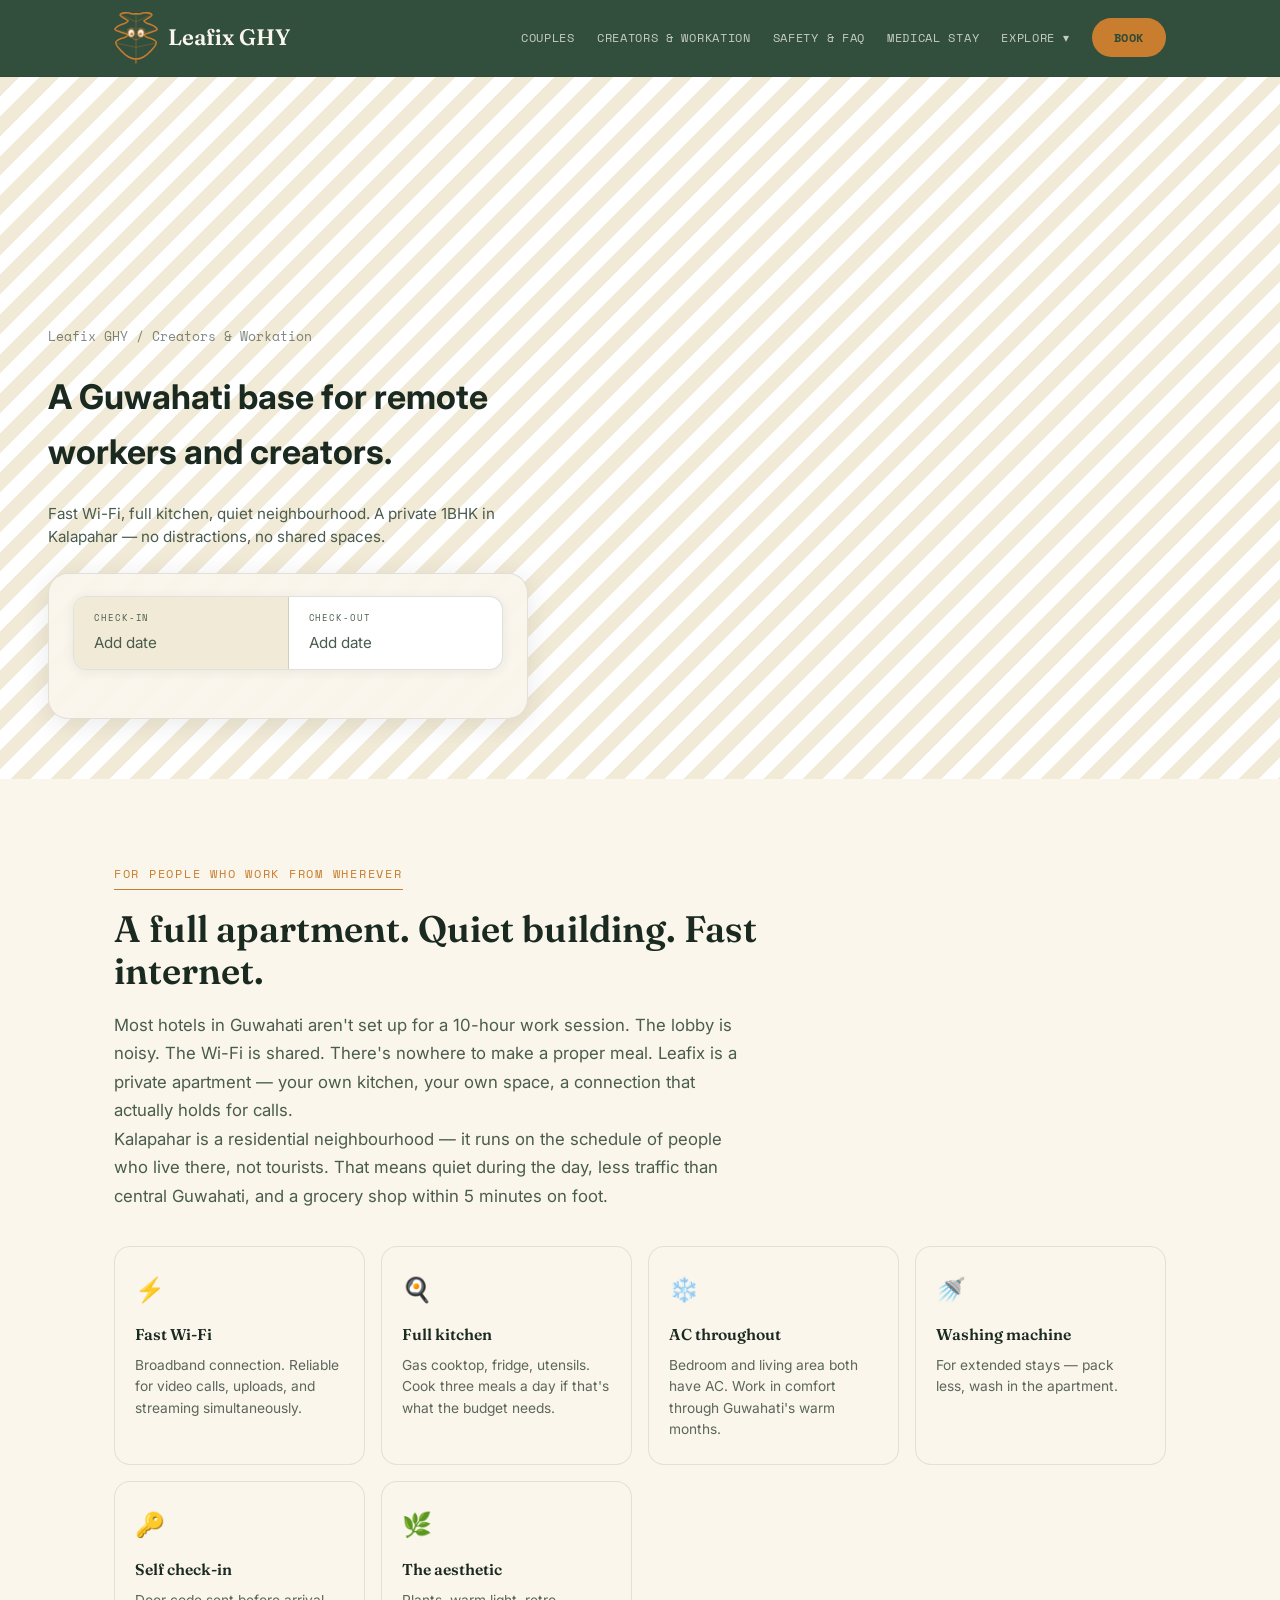
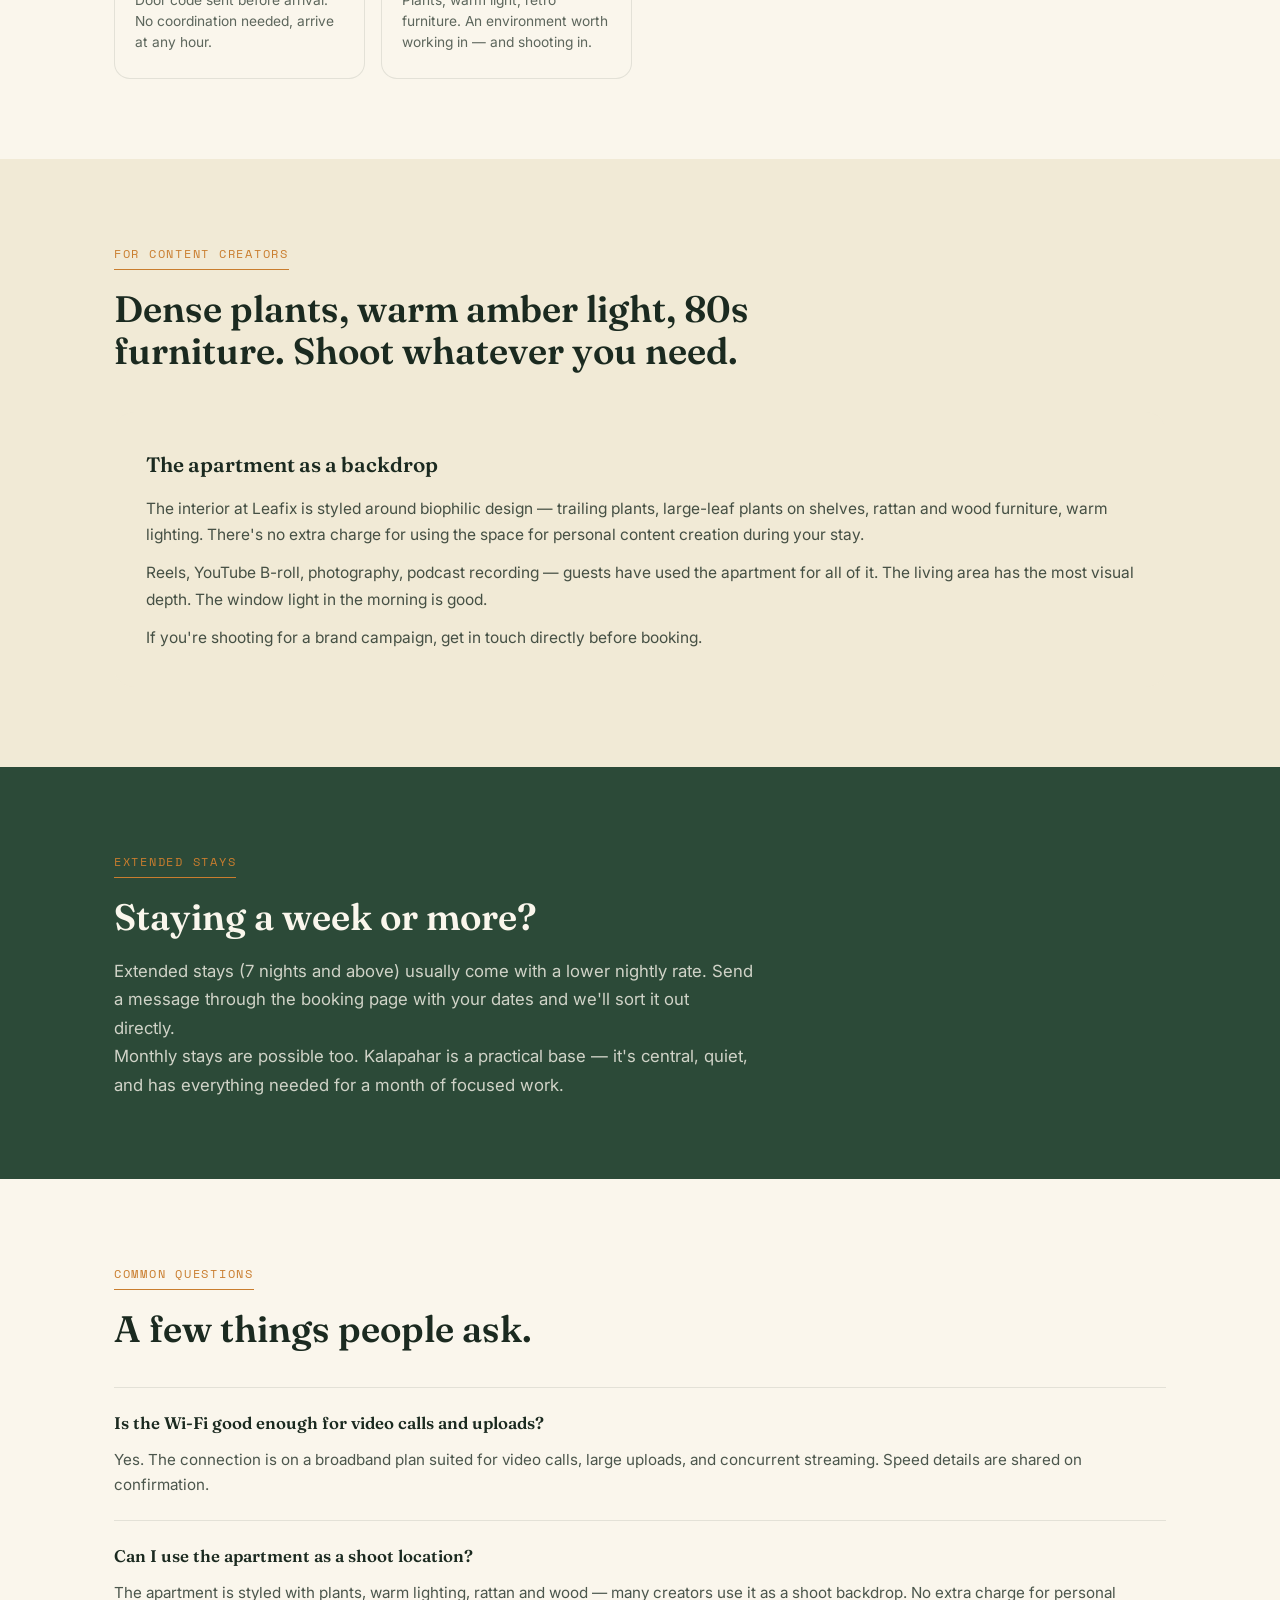
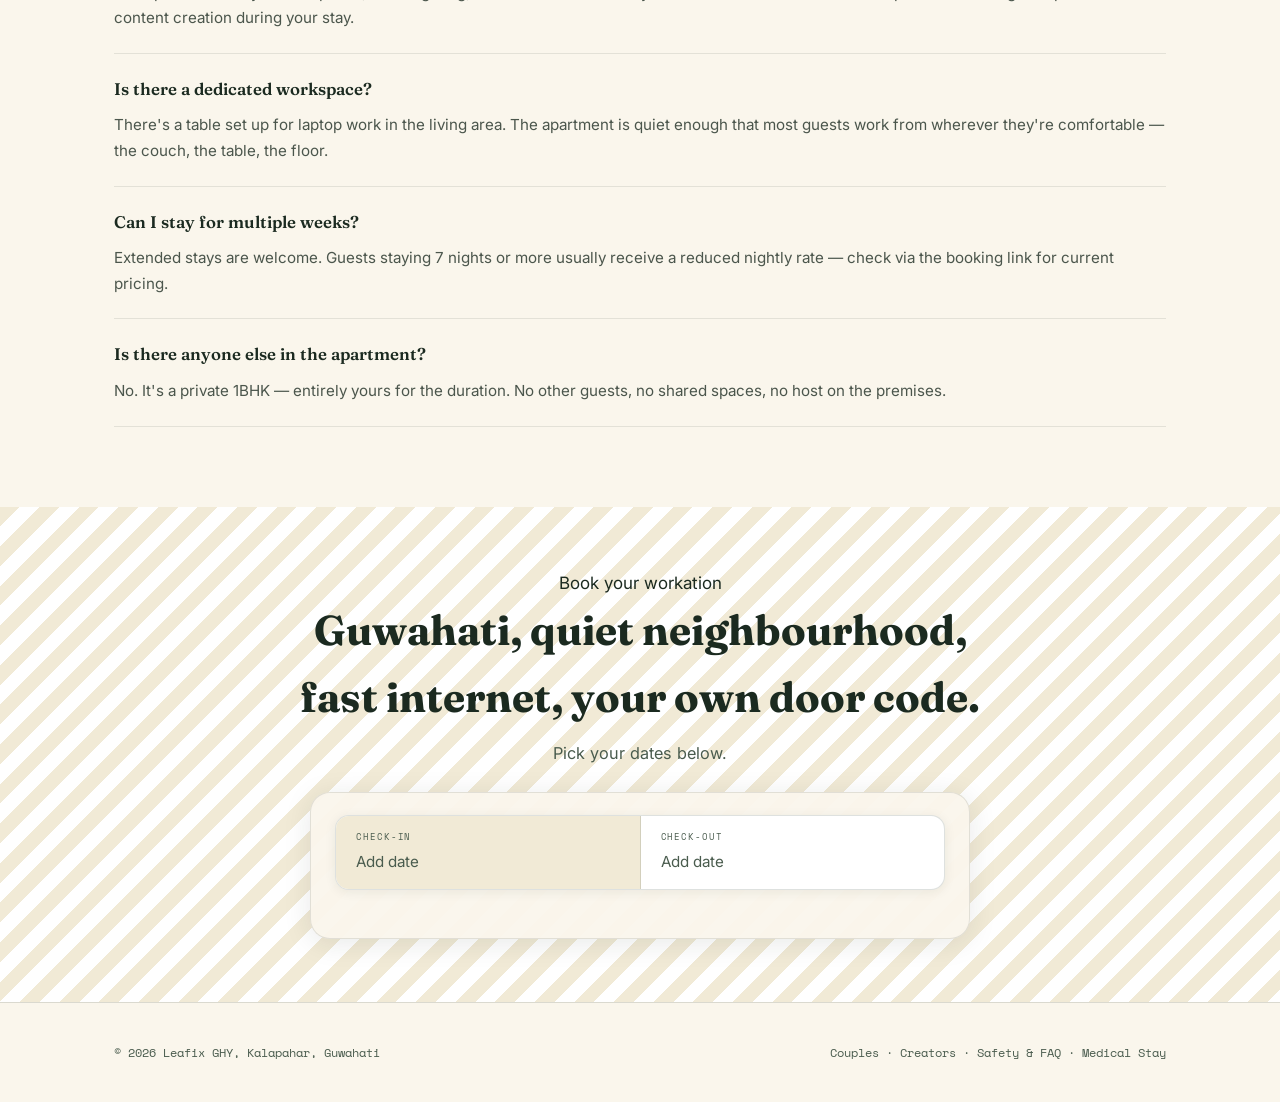
<file: creators-workation.html>
<!DOCTYPE html>
<html lang="en">
<head>
<meta charset="UTF-8">
<meta name="viewport" content="width=device-width, initial-scale=1.0">
<title>Workation Stay Guwahati – Creators &amp; Remote Workers | Leafix GHY</title>
<meta name="description" content="Leafix GHY is a private 1BHK in Kalapahar, Guwahati — fast Wi-Fi, a full kitchen, quiet neighbourhood, retro aesthetic. Perfect for creators, remote workers, and solo workations.">
<link rel="canonical" href="https://leafix1994.in/creators-workation.html">
<meta property="og:title" content="Workation Stay Guwahati – Creators &amp; Remote Workers | Leafix GHY">
<meta property="og:description" content="Fast Wi-Fi, a quiet neighbourhood, dense plants, warm light — a private Guwahati apartment built for focus and aesthetic shoots.">
<meta property="og:type" content="website">
<meta property="og:url" content="https://leafix1994.in/creators-workation.html">
<script type="application/ld+json">
{
  "@context": "https://schema.org",
  "@type": "LodgingBusiness",
  "name": "Leafix GHY",
  "description": "Private 1BHK in Kalapahar, Guwahati. Fast Wi-Fi, retro aesthetic, dense plants — suited for remote workers, creators, and workation stays.",
  "url": "https://leafix1994.in/",
  "amenityFeature": [
    {"@type": "LocationFeatureSpecification", "name": "High-speed Wi-Fi", "value": true},
    {"@type": "LocationFeatureSpecification", "name": "Full kitchen", "value": true},
    {"@type": "LocationFeatureSpecification", "name": "Air conditioning", "value": true},
    {"@type": "LocationFeatureSpecification", "name": "Self check-in", "value": true},
    {"@type": "LocationFeatureSpecification", "name": "Washing machine", "value": true}
  ],
  "address": {
    "@type": "PostalAddress",
    "addressLocality": "Kalapahar, Guwahati",
    "addressRegion": "Assam",
    "addressCountry": "IN"
  }
}
</script>
<script type="application/ld+json">
{
  "@context": "https://schema.org",
  "@type": "FAQPage",
  "mainEntity": [
    {
      "@type": "Question",
      "name": "Is the Wi-Fi good enough for video calls and uploads?",
      "acceptedAnswer": {"@type": "Answer", "text": "Yes. The connection is on a broadband plan suited for video calls, large uploads, and concurrent streaming. Speed details are shared on confirmation."}
    },
    {
      "@type": "Question",
      "name": "Can I use the apartment as a shoot location?",
      "acceptedAnswer": {"@type": "Answer", "text": "The apartment is styled with plants, warm lighting, rattan and wood — many creators use it as a shoot backdrop. No extra charge for personal content creation during your stay."}
    },
    {
      "@type": "Question",
      "name": "Is there a dedicated workspace?",
      "acceptedAnswer": {"@type": "Answer", "text": "There's a table set up for laptop work in the living area. The apartment is quiet enough that most guests work from wherever they're comfortable — the couch, the table, the floor."}
    },
    {
      "@type": "Question",
      "name": "Can I stay for multiple weeks?",
      "acceptedAnswer": {"@type": "Answer", "text": "Extended stays are welcome. Guests staying 7 nights or more usually receive a reduced nightly rate — check via the booking link for current pricing."}
    },
    {
      "@type": "Question",
      "name": "Is there anyone else in the apartment?",
      "acceptedAnswer": {"@type": "Answer", "text": "No. It's a private 1BHK — entirely yours for the duration. No other guests, no shared spaces, no host on the premises."}
    }
  ]
}
</script>
<link rel="preconnect" href="https://fonts.googleapis.com">
<link rel="preconnect" href="https://fonts.gstatic.com" crossorigin>
<link href="https://fonts.googleapis.com/css2?family=Fraunces:ital,wght@0,500;0,600;1,500&family=Inter:wght@400;500;600&family=Space+Mono&display=swap" rel="stylesheet">
<link rel="stylesheet" href="assets/style.css">
<style>
.avail-picker { margin: 0 auto; text-align: left; }
.media-hero .avail-picker, .cta-media .avail-picker {
  background: rgba(250, 246, 236, 0.95);
  border-radius: 20px;
  padding: 22px 24px 18px;
  border: 1px solid rgba(27, 42, 32, 0.11);
  box-shadow: 0 4px 28px rgba(27, 42, 32, 0.10);
}
.breadcrumb { font-size: 0.82rem; color: var(--text); opacity: 0.55; margin-bottom: 10px; font-family: 'Space Mono', monospace; }
.breadcrumb a { color: inherit; text-decoration: none; }
.faq-list { margin-top: 36px; }
.faq-item { border-bottom: 1px solid rgba(27, 42, 32, 0.1); padding: 22px 0; }
.faq-item:first-child { border-top: 1px solid rgba(27, 42, 32, 0.1); }
.faq-q { font-family: 'Fraunces', serif; font-size: 1.05rem; font-weight: 600; color: var(--text); margin: 0 0 10px; }
.faq-a { font-size: 0.95rem; color: var(--text); opacity: 0.78; margin: 0; line-height: 1.68; }
.perk-grid { display: grid; grid-template-columns: repeat(auto-fit, minmax(200px, 1fr)); gap: 16px; margin-top: 36px; }
.perk-card { background: var(--bg); border-radius: 16px; padding: 24px 20px; border: 1px solid rgba(27,42,32,0.1); }
.perk-card .perk-icon { font-size: 1.5rem; margin-bottom: 12px; }
.perk-card h3 { font-family: 'Fraunces', serif; font-size: 0.98rem; font-weight: 600; color: var(--text); margin: 0 0 8px; }
.perk-card p { font-size: 0.86rem; color: var(--text); opacity: 0.7; margin: 0; line-height: 1.55; }
.shoot-block { background: var(--surface); border-radius: 20px; padding: 36px 32px; margin-top: 40px; }
.shoot-block h3 { font-family: 'Fraunces', serif; font-size: 1.3rem; font-weight: 600; color: var(--text); margin: 0 0 14px; }
.shoot-block p { font-size: 0.97rem; color: var(--text); opacity: 0.8; line-height: 1.7; margin: 0 0 12px; }
.shoot-block p:last-child { margin: 0; }
</style>
</head>
<body>

<nav class="site-nav">
  <div class="wrap">
    <a href="/" class="brand">
      <svg class="brand-leaf" viewBox="0 0 100 118" fill="none" xmlns="http://www.w3.org/2000/svg" aria-hidden="true" style="overflow:visible">
        <path class="leaf-outline" d="M 50 107 C 40 107,26 100,18 90 C 10 82,4 76,4 70 C 4 64,16 60,24 58 C 28 56,32 54,32 52 C 28 48,2 44,2 40 C 2 34,16 28,24 26 C 28 24,32 22,32 20 C 28 16,12 10,14 6 C 16 2,30 0,40 4 C 44 5,46 4,50 4 C 54 4,56 5,60 4 C 70 0,84 2,86 6 C 88 10,72 16,68 20 C 68 22,72 24,76 26 C 84 28,98 34,98 40 C 98 44,72 48,68 52 C 68 54,72 56,76 58 C 84 60,96 64,96 70 C 96 76,90 82,82 90 C 74 100,60 107,50 107 Z"/>
        <line class="leaf-vein" x1="50" y1="5" x2="50" y2="107"/>
        <path class="leaf-vein" d="M 50 80 Q 28 76 4 70"/><path class="leaf-vein" d="M 50 80 Q 72 76 96 70"/>
        <path class="leaf-vein" d="M 50 50 Q 26 46 2 40"/><path class="leaf-vein" d="M 50 50 Q 74 46 98 40"/>
        <path class="leaf-vein" d="M 50 22 Q 32 14 14 6"/><path class="leaf-vein" d="M 50 22 Q 68 14 86 6"/>
        <ellipse class="leaf-eye" cx="39" cy="48" rx="7" ry="9"/><ellipse class="leaf-eye" cx="61" cy="48" rx="7" ry="9"/>
        <circle class="leaf-pupil" cx="40" cy="50" r="3.5"/><circle class="leaf-pupil" cx="60" cy="50" r="3.5"/>
        <circle class="leaf-highlight" cx="37" cy="46" r="1.8"/><circle class="leaf-highlight" cx="57" cy="46" r="1.8"/>
        <path class="leaf-eyebrow" d="M 30 40 Q 38 35 46 38"/><path class="leaf-eyebrow" d="M 70 40 Q 62 35 54 38"/>
        <path class="leaf-smile" d="M 42 59 Q 50 67 58 59"/>
        <line class="leaf-stem" x1="50" y1="107" x2="50" y2="116"/>
      </svg>
      Leafix GHY
    </a>
    <button class="nav-toggle" id="navToggle" aria-label="Menu" aria-expanded="false">☰</button>
    <ul id="navMenu">
      <li><a class="nav-link" href="/couples.html">Couples</a></li>
      <li><a class="nav-link" href="/creators-workation.html">Creators &amp; Workation</a></li>
      <li><a class="nav-link" href="/safety-faq.html">Safety &amp; FAQ</a></li>
      <li><a class="nav-link" href="/medical-stay.html">Medical Stay</a></li>
      <li class="has-dropdown">
        <a class="nav-link dropdown-trigger" href="#">Explore ▾</a>
        <div class="dropdown-menu">
          <a href="/kalapahar-guide.html">Kalapahar Guide</a>
          <a href="/guwahati-itinerary.html">Guwahati Itinerary</a>
          <a href="/romantic-spots-cafes.html">Romantic Spots &amp; Cafes</a>
          <a href="/uzan-bazar-vs-kalapahar.html">Uzan Bazar vs Kalapahar</a>
          <a href="/the-leafix-world.html">The Leafix World</a>
        </div>
      </li>
      <li><a class="nav-link nav-book-btn" href="#book">Book</a></li>
    </ul>
  </div>
</nav>

<header class="media-hero reveal" id="book">
  <div class="media-hero-overlay">
    <p class="breadcrumb"><a href="/">Leafix GHY</a> / Creators &amp; Workation</p>
    <h1>A Guwahati base for remote<br>workers and creators.</h1>
    <p class="hero-sub">Fast Wi-Fi, full kitchen, quiet neighbourhood. A private 1BHK in Kalapahar — no distractions, no shared spaces.</p>
    <div class="avail-picker" id="picker-hero"></div>
  </div>
</header>

<section class="funnel-section reveal">
  <div class="wrap">
    <span class="eyebrow">For people who work from wherever</span>
    <h2 class="funnel-headline">A full apartment. Quiet building. Fast internet.</h2>
    <p class="funnel-body">Most hotels in Guwahati aren't set up for a 10-hour work session. The lobby is noisy. The Wi-Fi is shared. There's nowhere to make a proper meal. Leafix is a private apartment — your own kitchen, your own space, a connection that actually holds for calls.</p>
    <p class="funnel-body">Kalapahar is a residential neighbourhood — it runs on the schedule of people who live there, not tourists. That means quiet during the day, less traffic than central Guwahati, and a grocery shop within 5 minutes on foot.</p>
    <div class="perk-grid">
      <div class="perk-card">
        <div class="perk-icon">⚡</div>
        <h3>Fast Wi-Fi</h3>
        <p>Broadband connection. Reliable for video calls, uploads, and streaming simultaneously.</p>
      </div>
      <div class="perk-card">
        <div class="perk-icon">🍳</div>
        <h3>Full kitchen</h3>
        <p>Gas cooktop, fridge, utensils. Cook three meals a day if that's what the budget needs.</p>
      </div>
      <div class="perk-card">
        <div class="perk-icon">❄️</div>
        <h3>AC throughout</h3>
        <p>Bedroom and living area both have AC. Work in comfort through Guwahati's warm months.</p>
      </div>
      <div class="perk-card">
        <div class="perk-icon">🚿</div>
        <h3>Washing machine</h3>
        <p>For extended stays — pack less, wash in the apartment.</p>
      </div>
      <div class="perk-card">
        <div class="perk-icon">🔑</div>
        <h3>Self check-in</h3>
        <p>Door code sent before arrival. No coordination needed, arrive at any hour.</p>
      </div>
      <div class="perk-card">
        <div class="perk-icon">🌿</div>
        <h3>The aesthetic</h3>
        <p>Plants, warm light, retro furniture. An environment worth working in — and shooting in.</p>
      </div>
    </div>
  </div>
</section>

<section class="funnel-section reveal" style="background: var(--surface);">
  <div class="wrap">
    <span class="eyebrow">For content creators</span>
    <h2 class="funnel-headline">Dense plants, warm amber light, 80s furniture. Shoot whatever you need.</h2>
    <div class="shoot-block">
      <h3>The apartment as a backdrop</h3>
      <p>The interior at Leafix is styled around biophilic design — trailing plants, large-leaf plants on shelves, rattan and wood furniture, warm lighting. There's no extra charge for using the space for personal content creation during your stay.</p>
      <p>Reels, YouTube B-roll, photography, podcast recording — guests have used the apartment for all of it. The living area has the most visual depth. The window light in the morning is good.</p>
      <p>If you're shooting for a brand campaign, get in touch directly before booking.</p>
    </div>
  </div>
</section>

<section class="funnel-section reveal" style="background: var(--dark-block);">
  <div class="wrap">
    <span class="eyebrow" style="color: var(--amber);">Extended stays</span>
    <h2 class="funnel-headline" style="color: var(--bg);">Staying a week or more?</h2>
    <p class="funnel-body" style="color: var(--bg); opacity: 0.8;">Extended stays (7 nights and above) usually come with a lower nightly rate. Send a message through the booking page with your dates and we'll sort it out directly.</p>
    <p class="funnel-body" style="color: var(--bg); opacity: 0.8;">Monthly stays are possible too. Kalapahar is a practical base — it's central, quiet, and has everything needed for a month of focused work.</p>
  </div>
</section>

<section class="funnel-section reveal">
  <div class="wrap">
    <span class="eyebrow">Common questions</span>
    <h2 class="funnel-headline">A few things people ask.</h2>
    <div class="faq-list">
      <div class="faq-item">
        <p class="faq-q">Is the Wi-Fi good enough for video calls and uploads?</p>
        <p class="faq-a">Yes. The connection is on a broadband plan suited for video calls, large uploads, and concurrent streaming. Speed details are shared on confirmation.</p>
      </div>
      <div class="faq-item">
        <p class="faq-q">Can I use the apartment as a shoot location?</p>
        <p class="faq-a">The apartment is styled with plants, warm lighting, rattan and wood — many creators use it as a shoot backdrop. No extra charge for personal content creation during your stay.</p>
      </div>
      <div class="faq-item">
        <p class="faq-q">Is there a dedicated workspace?</p>
        <p class="faq-a">There's a table set up for laptop work in the living area. The apartment is quiet enough that most guests work from wherever they're comfortable — the couch, the table, the floor.</p>
      </div>
      <div class="faq-item">
        <p class="faq-q">Can I stay for multiple weeks?</p>
        <p class="faq-a">Extended stays are welcome. Guests staying 7 nights or more usually receive a reduced nightly rate — check via the booking link for current pricing.</p>
      </div>
      <div class="faq-item">
        <p class="faq-q">Is there anyone else in the apartment?</p>
        <p class="faq-a">No. It's a private 1BHK — entirely yours for the duration. No other guests, no shared spaces, no host on the premises.</p>
      </div>
    </div>
  </div>
</section>

<section class="cta-media reveal" id="book-cta">
  <div class="cta-media-overlay">
    <span class="eyebrow">Book your workation</span>
    <h2>Guwahati, quiet neighbourhood,<br>fast internet, your own door code.</h2>
    <p>Pick your dates below.</p>
    <div class="avail-picker" id="picker-cta"></div>
  </div>
</section>

<footer>
  <div class="wrap">
    <span>© 2026 Leafix GHY, Kalapahar, Guwahati</span>
    <span><a href="/couples.html">Couples</a> · <a href="/creators-workation.html">Creators</a> · <a href="/safety-faq.html">Safety &amp; FAQ</a> · <a href="/medical-stay.html">Medical Stay</a></span>
  </div>
</footer>

<script>
document.addEventListener('DOMContentLoaded', function () {
  const toggle = document.getElementById('navToggle');
  const menu = document.getElementById('navMenu');
  toggle.addEventListener('click', function () {
    const isOpen = menu.classList.toggle('open');
    toggle.setAttribute('aria-expanded', isOpen ? 'true' : 'false');
  });
  const dropdownTrigger = document.querySelector('.dropdown-trigger');
  if (dropdownTrigger) {
    dropdownTrigger.addEventListener('click', function (e) {
      e.preventDefault();
      this.parentElement.classList.toggle('dropdown-open');
    });
    document.addEventListener('click', function (e) {
      if (!dropdownTrigger.parentElement.contains(e.target)) {
        dropdownTrigger.parentElement.classList.remove('dropdown-open');
      }
    });
  }
  const items = document.querySelectorAll('.reveal');
  const observer = new IntersectionObserver((entries) => {
    entries.forEach((entry) => {
      if (entry.isIntersecting) { entry.target.classList.add('visible'); observer.unobserve(entry.target); }
    });
  }, { threshold: 0.15, rootMargin: '0px 0px -40px 0px' });
  items.forEach((item) => observer.observe(item));
});
(function(){var DAYS=['Su','Mo','Tu','We','Th','Fr','Sa'],MONTHS=['January','February','March','April','May','June','July','August','September','October','November','December'];function pad(n){return n<10?'0'+n:''+n}function fmtDate(d){return MONTHS[d.getMonth()].slice(0,3)+' '+d.getDate()+', '+d.getFullYear()}function isoDate(d){return d.getFullYear()+'-'+pad(d.getMonth()+1)+'-'+pad(d.getDate())}function sameDay(a,b){return a&&b&&a.getFullYear()===b.getFullYear()&&a.getMonth()===b.getMonth()&&a.getDate()===b.getDate()}function between(d,a,b){if(!a||!b)return false;var mn=a<b?a:b,mx=a<b?b:a;return d>mn&&d<mx}var blockedSet={};function buildPicker(container,idSuffix){var today=new Date();today.setHours(0,0,0,0);var checkIn=null,checkOut=null,hoverDate=null,step='in',isOpen=false,cal0Month=today.getMonth(),cal0Year=today.getFullYear();container.innerHTML=['<div class="avail-pills">','<div class="avail-pill active" id="pill-in-'+idSuffix+'"><div class="avail-pill-label">Check-in</div><div class="avail-pill-val empty" id="pill-in-val-'+idSuffix+'">Add date</div></div>','<div class="avail-pill" id="pill-out-'+idSuffix+'"><div class="avail-pill-label">Check-out</div><div class="avail-pill-val empty" id="pill-out-val-'+idSuffix+'">Add date</div></div>','</div>','<div class="avail-cal-wrap" id="cal-wrap-'+idSuffix+'"><div class="avail-cals" id="avail-cals-'+idSuffix+'"></div><div class="avail-nights" id="avail-nights-'+idSuffix+'"></div></div>','<div id="avail-cta-'+idSuffix+'" class="avail-cta" style="display:none"><a id="avail-book-link-'+idSuffix+'" href="/book.html" class="btn btn-primary avail-btn">Book these dates →</a><p class="avail-note"><a id="avail-reset-'+idSuffix+'">Clear dates</a></p></div>'].join('');var calWrap=document.getElementById('cal-wrap-'+idSuffix),calsEl=document.getElementById('avail-cals-'+idSuffix),nightsEl=document.getElementById('avail-nights-'+idSuffix),ctaEl=document.getElementById('avail-cta-'+idSuffix),bookLink=document.getElementById('avail-book-link-'+idSuffix),pillIn=document.getElementById('pill-in-'+idSuffix),pillOut=document.getElementById('pill-out-'+idSuffix),pillInVal=document.getElementById('pill-in-val-'+idSuffix),pillOutVal=document.getElementById('pill-out-val-'+idSuffix);function openCal(){calWrap.classList.add('open');isOpen=true}function closeCal(){calWrap.classList.remove('open');isOpen=false}function pickDate(d){if(step==='in'){checkIn=d;checkOut=null;step='out'}else{if(d<=checkIn){checkIn=d;checkOut=null;step='out'}else{checkOut=d;step='done'}}updatePills();renderCals()}function renderCals(){calsEl.innerHTML='';for(var m=0;m<2;m++){var yr=cal0Year,mo=cal0Month+m;if(mo>11){mo-=12;yr+=1}calsEl.appendChild(buildMonth(yr,mo))}calsEl.querySelectorAll('.cal-avail').forEach(function(cell){var d=new Date(cell.dataset.date+'T00:00:00');cell.addEventListener('touchend',function(e){e.stopPropagation();e.preventDefault();pickDate(d)});cell.addEventListener('click',function(e){e.stopPropagation();pickDate(d)})})}function buildMonth(yr,mo){var div=document.createElement('div');div.className='cal-month';var firstDay=new Date(yr,mo,1).getDay(),daysInMonth=new Date(yr,mo+1,0).getDate(),html='<div class="cal-month-head">'+MONTHS[mo]+' '+yr+'</div><div class="cal-days-grid">';DAYS.forEach(function(d){html+='<div class="cal-day-hdr">'+d+'</div>'});for(var i=0;i<firstDay;i++)html+='<div class="cal-day cal-day-empty"></div>';for(var d=1;d<=daysInMonth;d++){var date=new Date(yr,mo,d),dateStr=isoDate(date),isPast=date<today,isBlocked=!!blockedSet[dateStr],isToday=sameDay(date,today),isStart=sameDay(date,checkIn),isEnd=sameDay(date,checkOut),isRange=between(date,checkIn,checkOut||hoverDate),cls='cal-day ';if(isPast)cls+='cal-past';else if(isBlocked)cls+='cal-blocked';else if(isStart&&isEnd)cls+='cal-avail cal-start cal-end';else if(isStart)cls+='cal-avail cal-start';else if(isEnd)cls+='cal-avail cal-end';else if(isRange)cls+='cal-avail cal-range';else cls+='cal-avail';if(isToday&&!isPast&&!isBlocked)cls+=' cal-today';html+='<div class="'+cls+'" data-date="'+dateStr+'">'+d+'</div>'}html+='</div>';div.innerHTML=html;return div}function updatePills(){pillInVal.textContent=checkIn?fmtDate(checkIn):'Add date';pillOutVal.textContent=checkOut?fmtDate(checkOut):(step==='out'&&isOpen?'↓ tap a date':'Add date');pillInVal.className='avail-pill-val'+(checkIn?'':' empty');pillOutVal.className='avail-pill-val'+(checkOut?'':' empty');pillIn.className='avail-pill'+(step==='in'?' active':'');pillOut.className='avail-pill'+(step==='out'?' active':'');if(checkIn&&checkOut){var nights=Math.round((checkOut-checkIn)/(1000*60*60*24));nightsEl.textContent=nights+(nights===1?' night':' nights');nightsEl.style.display='block';bookLink.href='/book.html?in='+isoDate(checkIn)+'&out='+isoDate(checkOut);ctaEl.style.display='block';setTimeout(closeCal,420)}else{nightsEl.style.display='none';ctaEl.style.display='none'}}calsEl.addEventListener('mouseover',function(e){var cell=e.target.closest('.cal-avail');if(!cell||step!=='out'||!checkIn)return;hoverDate=new Date(cell.dataset.date+'T00:00:00');renderCals()});calsEl.addEventListener('mouseleave',function(){hoverDate=null;renderCals()});pillIn.addEventListener('click',function(e){e.stopPropagation();if(isOpen&&step==='in'){closeCal();return}step='in';checkIn=null;checkOut=null;updatePills();renderCals();openCal()});pillOut.addEventListener('click',function(e){e.stopPropagation();if(isOpen&&step==='out'&&checkOut){closeCal();return}if(isOpen&&step==='out'){return}step=checkIn?'out':'in';updatePills();renderCals();openCal()});document.addEventListener('click',function(e){if(!isOpen)return;if(!container.contains(e.target))closeCal()});var resetBtn=document.getElementById('avail-reset-'+idSuffix);if(resetBtn)resetBtn.addEventListener('click',function(e){e.preventDefault();checkIn=null;checkOut=null;step='in';updatePills();renderCals();openCal()});renderCals();updatePills()}function initPickers(){document.querySelectorAll('.avail-picker').forEach(function(p,i){buildPicker(p,i)})}document.addEventListener('DOMContentLoaded',function(){fetch('/blocked.json').then(function(r){return r.ok?r.json():[]}).then(function(dates){dates.forEach(function(s){blockedSet[s]=true});initPickers()}).catch(function(){initPickers()})})})();
</script>
</body>
</html>
</file>
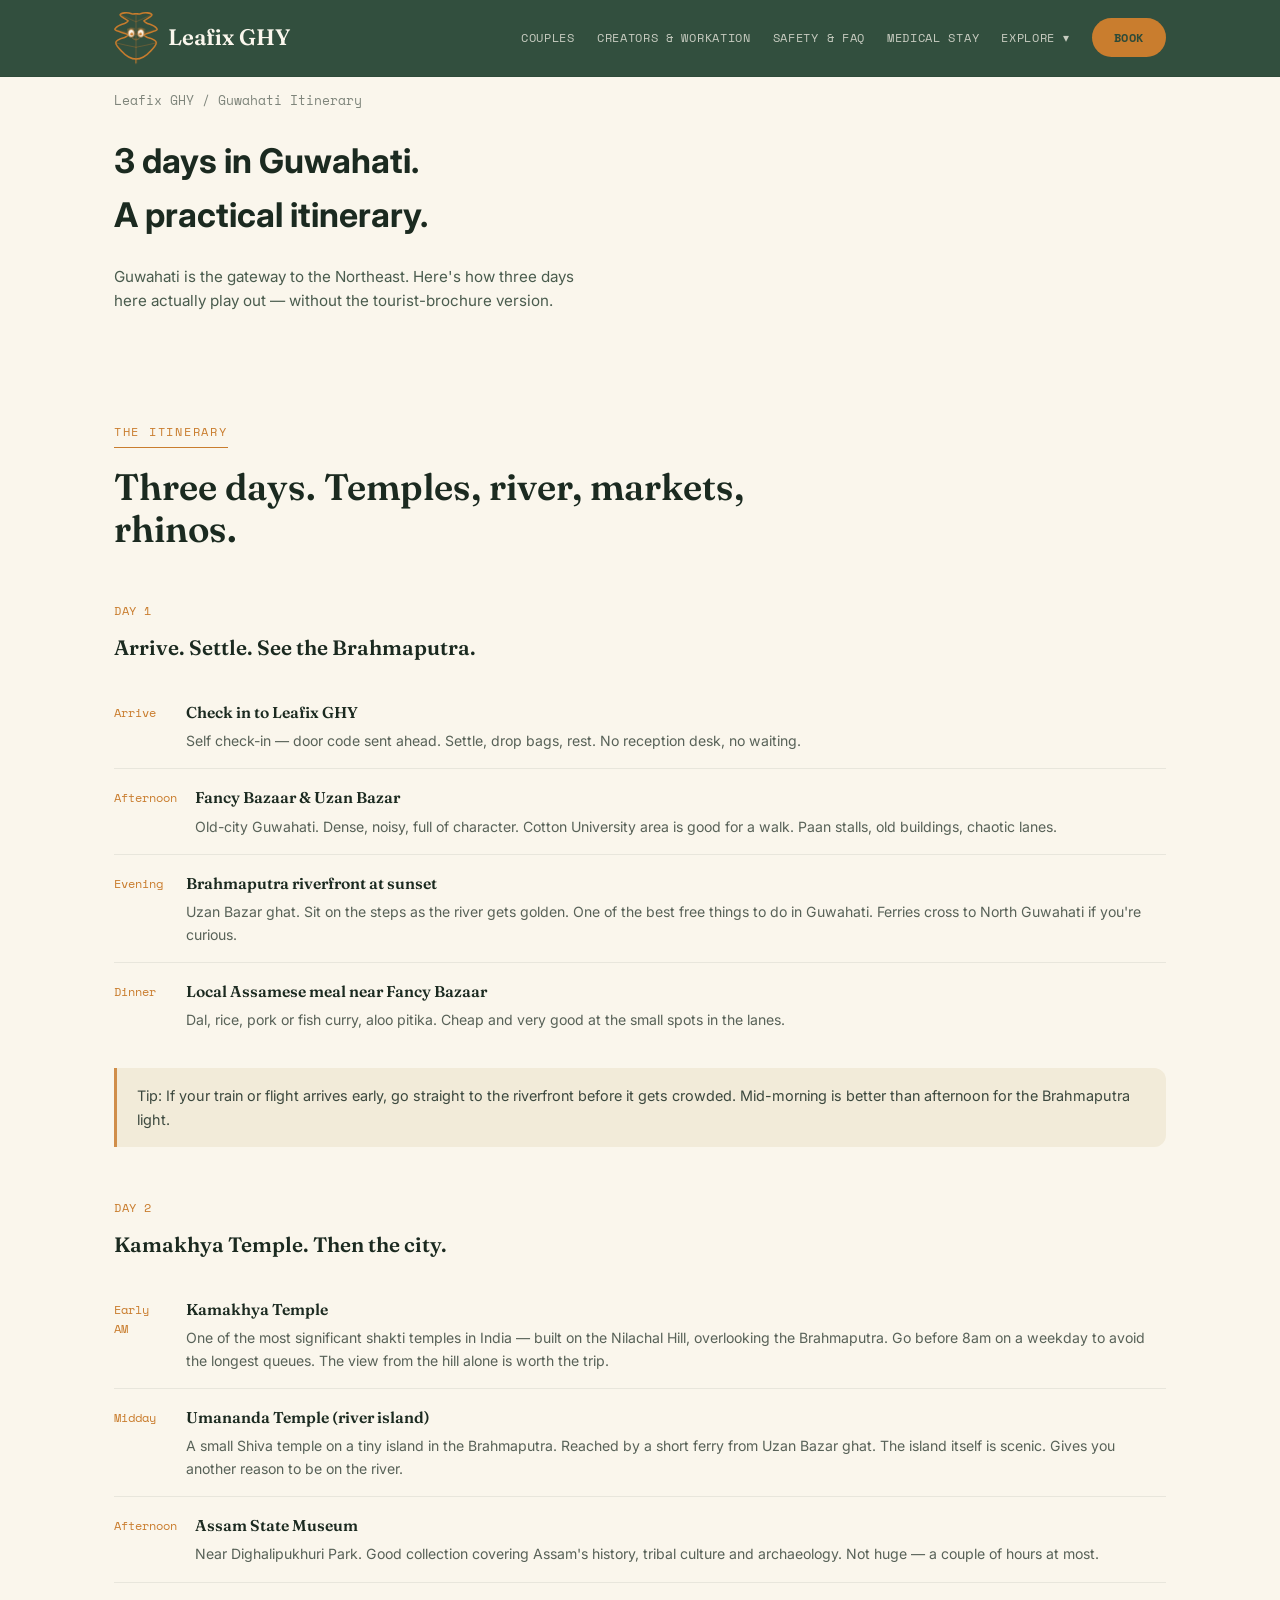
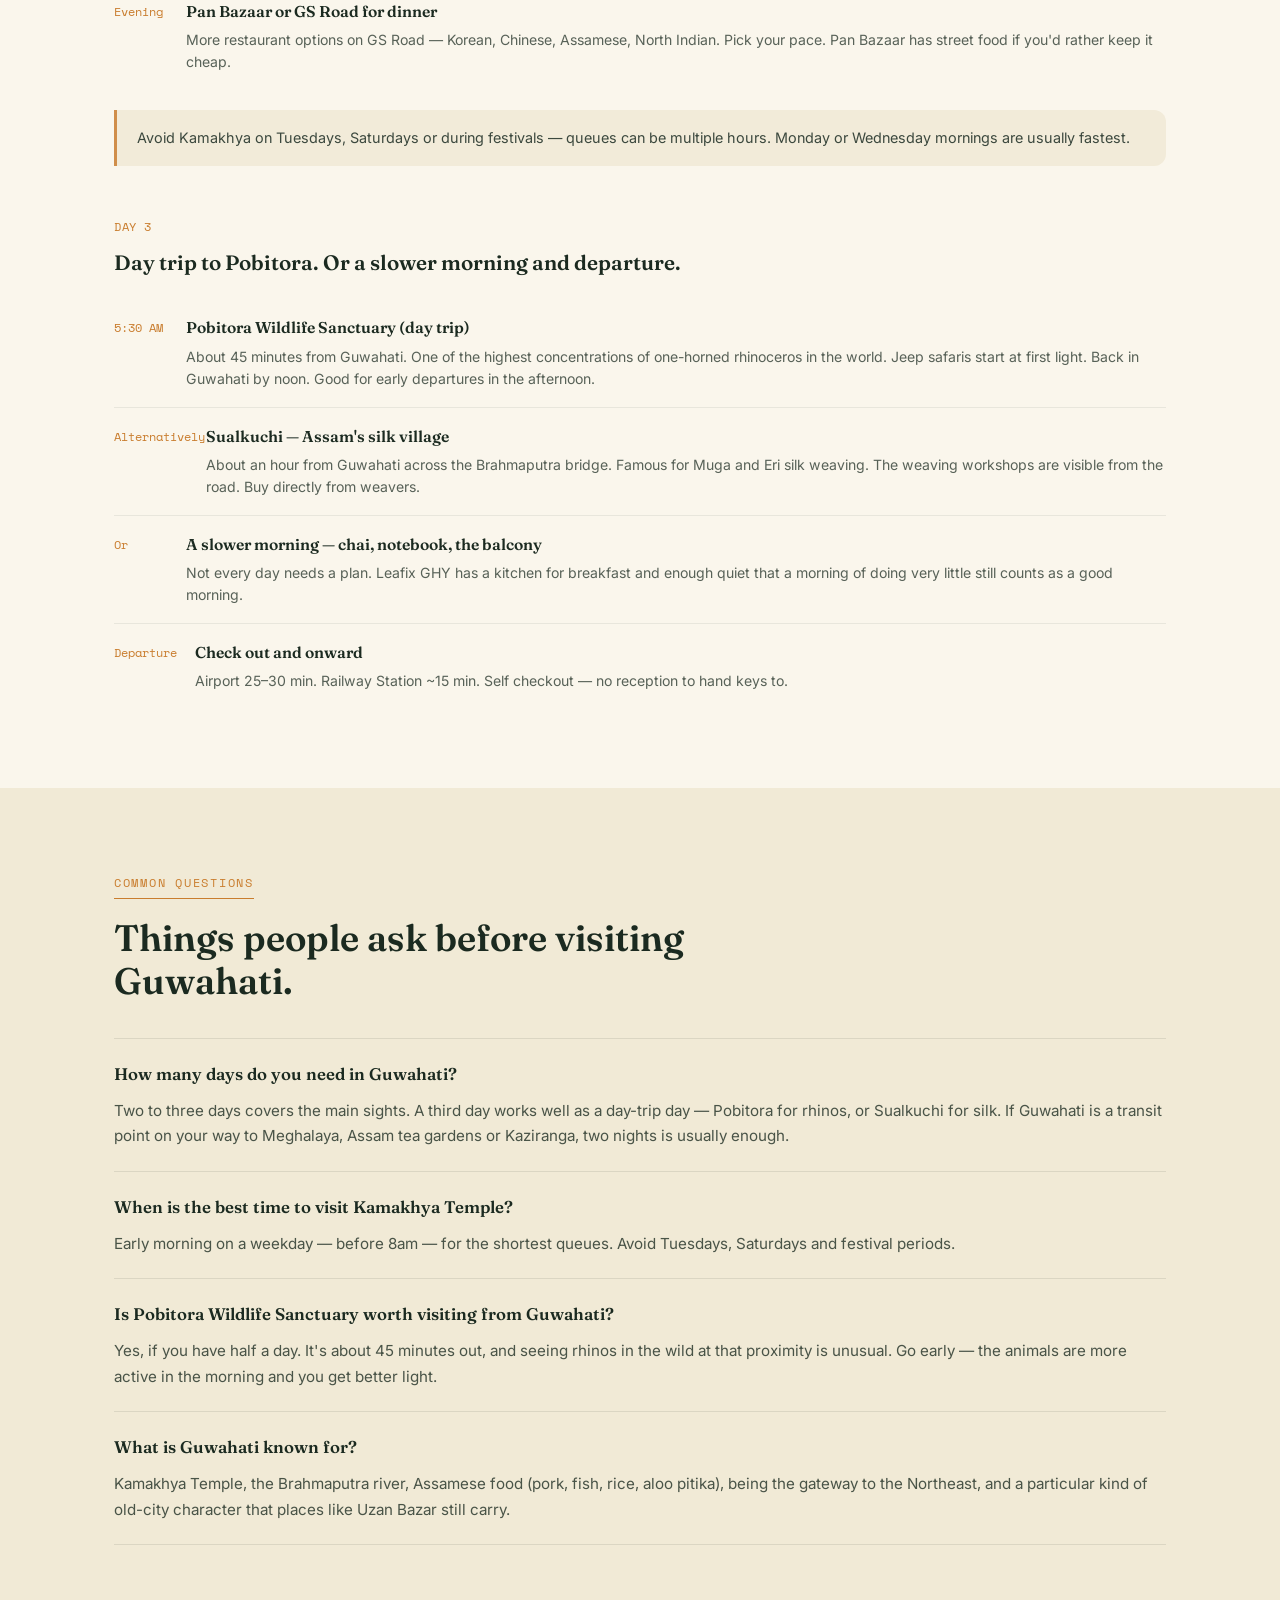
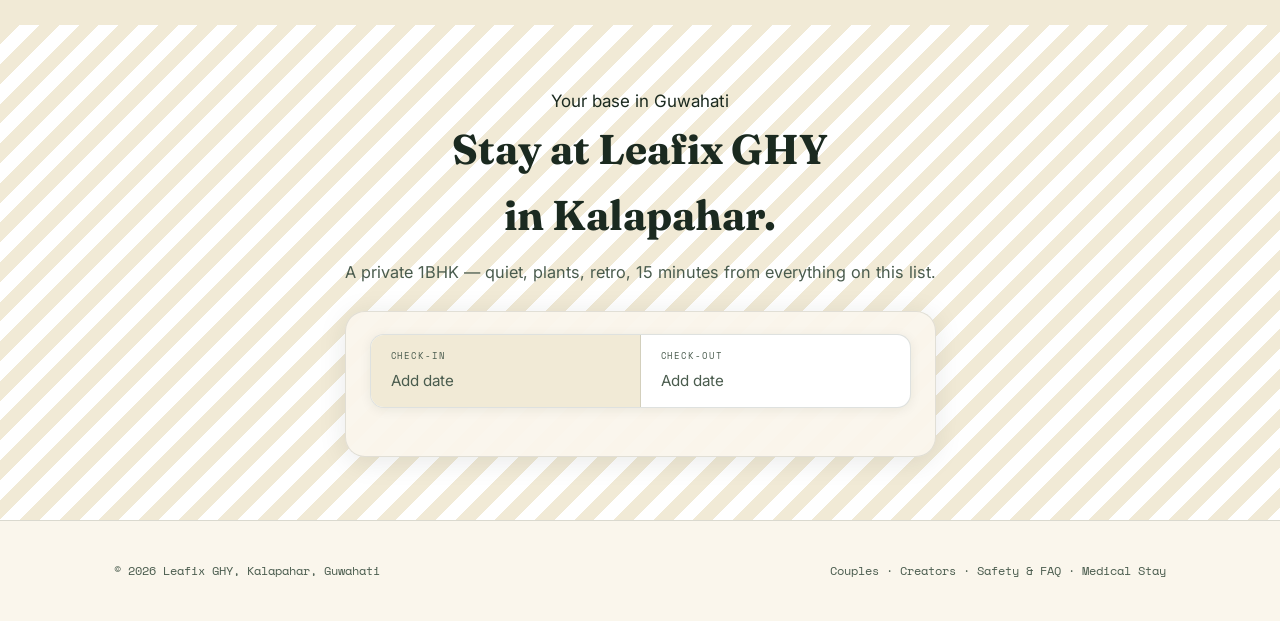
<file: guwahati-itinerary.html>
<!DOCTYPE html>
<html lang="en">
<head>
<meta charset="UTF-8">
<meta name="viewport" content="width=device-width, initial-scale=1.0">
<title>3 Days in Guwahati – Itinerary & Travel Guide | Leafix GHY</title>
<meta name="description" content="A 3-day Guwahati itinerary — Kamakhya Temple, Uzan Bazar, the Brahmaputra, Pobitora, Fancy Bazaar. What to do, when to go, and where to stay.">
<link rel="canonical" href="https://leafix1994.in/guwahati-itinerary.html">
<meta property="og:title" content="3 Days in Guwahati – Itinerary | Leafix GHY">
<meta property="og:description" content="A 3-day Guwahati itinerary covering temples, markets, the Brahmaputra, wildlife, and the best of Northeast India's biggest city.">
<meta property="og:type" content="website">
<meta property="og:url" content="https://leafix1994.in/guwahati-itinerary.html">
<script type="application/ld+json">
{
  "@context": "https://schema.org",
  "@type": "FAQPage",
  "mainEntity": [
    {
      "@type": "Question",
      "name": "How many days do you need in Guwahati?",
      "acceptedAnswer": {
        "@type": "Answer",
        "text": "Two to three days is enough to cover Guwahati's highlights — Kamakhya Temple, the Brahmaputra riverfront, Uzan Bazar, and Fancy Bazaar. A third day can be used for a day trip to Pobitora Wildlife Sanctuary (one-horned rhinos, 45 minutes away) or Sualkuchi."
      }
    },
    {
      "@type": "Question",
      "name": "What is the best time to visit Kamakhya Temple?",
      "acceptedAnswer": {
        "@type": "Answer",
        "text": "Early morning on a weekday — before 8am — to avoid the longest queues. The Ambubachi Mela period in June is significant but extremely crowded. Avoid Tuesdays and Saturdays for shorter waits."
      }
    },
    {
      "@type": "Question",
      "name": "Is Pobitora Wildlife Sanctuary worth visiting from Guwahati?",
      "acceptedAnswer": {
        "@type": "Answer",
        "text": "Yes, if you have time. Pobitora is about 45 minutes from Guwahati and has one of the highest densities of one-horned rhinoceros in the world. Go early in the morning for the best sightings. Jeep safaris are available on entry."
      }
    },
    {
      "@type": "Question",
      "name": "What is Uzan Bazar known for in Guwahati?",
      "acceptedAnswer": {
        "@type": "Answer",
        "text": "Uzan Bazar is one of the oldest parts of Guwahati — a dense, busy neighbourhood near the Brahmaputra. It's known for street food, the Cotton University area, the Brahmaputra riverfront, and old-city character. Good for an evening walk and dinner."
      }
    }
  ]
}
</script>
<link rel="preconnect" href="https://fonts.googleapis.com">
<link rel="preconnect" href="https://fonts.gstatic.com" crossorigin>
<link href="https://fonts.googleapis.com/css2?family=Fraunces:ital,wght@0,500;0,600;1,500&family=Inter:wght@400;500;600&family=Space+Mono&display=swap" rel="stylesheet">
<link rel="stylesheet" href="assets/style.css">
<style>
.avail-picker { margin: 0 auto; text-align: left; }
.cta-media .avail-picker {
  background: rgba(250, 246, 236, 0.95);
  border-radius: 20px;
  padding: 22px 24px 18px;
  border: 1px solid rgba(27, 42, 32, 0.11);
  box-shadow: 0 4px 28px rgba(27, 42, 32, 0.10);
}
.breadcrumb { font-size: 0.82rem; color: var(--text); opacity: 0.55; margin-bottom: 10px; font-family: 'Space Mono', monospace; }
.breadcrumb a { color: inherit; text-decoration: none; }
.day-block { margin-top: 52px; }
.day-block:first-child { margin-top: 36px; }
.day-label { font-family: 'Space Mono', monospace; font-size: 0.72rem; color: var(--amber); text-transform: uppercase; letter-spacing: 0.05em; margin: 0 0 10px; }
.day-block h3 { font-family: 'Fraunces', serif; font-size: 1.3rem; font-weight: 600; color: var(--text); margin: 0 0 20px; }
.stop-list { list-style: none; padding: 0; margin: 0; }
.stop-item { display: flex; gap: 18px; padding: 16px 0; border-bottom: 1px solid rgba(27,42,32,0.08); }
.stop-item:last-child { border-bottom: none; }
.stop-time { font-family: 'Space Mono', monospace; font-size: 0.76rem; color: var(--amber); min-width: 54px; padding-top: 3px; }
.stop-content h4 { font-family: 'Fraunces', serif; font-size: 0.98rem; font-weight: 600; color: var(--text); margin: 0 0 5px; }
.stop-content p { font-size: 0.88rem; color: var(--text); opacity: 0.72; margin: 0; line-height: 1.6; }
.faq-list { margin-top: 36px; }
.faq-item { border-bottom: 1px solid rgba(27, 42, 32, 0.1); padding: 22px 0; }
.faq-item:first-child { border-top: 1px solid rgba(27, 42, 32, 0.1); }
.faq-q { font-family: 'Fraunces', serif; font-size: 1.05rem; font-weight: 600; color: var(--text); margin: 0 0 10px; }
.faq-a { font-size: 0.95rem; color: var(--text); opacity: 0.78; margin: 0; line-height: 1.68; }
.tip-box { background: var(--surface); border-left: 3px solid var(--amber); border-radius: 0 12px 12px 0; padding: 16px 20px; margin-top: 20px; font-size: 0.9rem; color: var(--text); opacity: 0.85; line-height: 1.65; }
</style>
</head>
<body>

<nav class="site-nav">
  <div class="wrap">
    <a href="/" class="brand">
      <svg class="brand-leaf" viewBox="0 0 100 118" fill="none" xmlns="http://www.w3.org/2000/svg" aria-hidden="true" style="overflow:visible">
        <path class="leaf-outline" d="M 50 107 C 40 107,26 100,18 90 C 10 82,4 76,4 70 C 4 64,16 60,24 58 C 28 56,32 54,32 52 C 28 48,2 44,2 40 C 2 34,16 28,24 26 C 28 24,32 22,32 20 C 28 16,12 10,14 6 C 16 2,30 0,40 4 C 44 5,46 4,50 4 C 54 4,56 5,60 4 C 70 0,84 2,86 6 C 88 10,72 16,68 20 C 68 22,72 24,76 26 C 84 28,98 34,98 40 C 98 44,72 48,68 52 C 68 54,72 56,76 58 C 84 60,96 64,96 70 C 96 76,90 82,82 90 C 74 100,60 107,50 107 Z"/>
        <line class="leaf-vein" x1="50" y1="5" x2="50" y2="107"/>
        <path class="leaf-vein" d="M 50 80 Q 28 76 4 70"/><path class="leaf-vein" d="M 50 80 Q 72 76 96 70"/>
        <path class="leaf-vein" d="M 50 50 Q 26 46 2 40"/><path class="leaf-vein" d="M 50 50 Q 74 46 98 40"/>
        <path class="leaf-vein" d="M 50 22 Q 32 14 14 6"/><path class="leaf-vein" d="M 50 22 Q 68 14 86 6"/>
        <ellipse class="leaf-eye" cx="39" cy="48" rx="7" ry="9"/><ellipse class="leaf-eye" cx="61" cy="48" rx="7" ry="9"/>
        <circle class="leaf-pupil" cx="40" cy="50" r="3.5"/><circle class="leaf-pupil" cx="60" cy="50" r="3.5"/>
        <circle class="leaf-highlight" cx="37" cy="46" r="1.8"/><circle class="leaf-highlight" cx="57" cy="46" r="1.8"/>
        <path class="leaf-eyebrow" d="M 30 40 Q 38 35 46 38"/><path class="leaf-eyebrow" d="M 70 40 Q 62 35 54 38"/>
        <path class="leaf-smile" d="M 42 59 Q 50 67 58 59"/>
        <line class="leaf-stem" x1="50" y1="107" x2="50" y2="116"/>
      </svg>
      Leafix GHY
    </a>
    <button class="nav-toggle" id="navToggle" aria-label="Menu" aria-expanded="false">☰</button>
    <ul id="navMenu">
      <li><a class="nav-link" href="/couples.html">Couples</a></li>
      <li><a class="nav-link" href="/creators-workation.html">Creators &amp; Workation</a></li>
      <li><a class="nav-link" href="/safety-faq.html">Safety &amp; FAQ</a></li>
      <li><a class="nav-link" href="/medical-stay.html">Medical Stay</a></li>
      <li class="has-dropdown">
        <a class="nav-link dropdown-trigger" href="#">Explore ▾</a>
        <div class="dropdown-menu">
          <a href="/kalapahar-guide.html">Kalapahar Guide</a>
          <a href="/guwahati-itinerary.html">Guwahati Itinerary</a>
          <a href="/romantic-spots-cafes.html">Romantic Spots &amp; Cafes</a>
          <a href="/uzan-bazar-vs-kalapahar.html">Uzan Bazar vs Kalapahar</a>
          <a href="/the-leafix-world.html">The Leafix World</a>
        </div>
      </li>
      <li><a class="nav-link nav-book-btn" href="#book">Book</a></li>
    </ul>
  </div>
</nav>

<header class="page-hero reveal">
  <div class="wrap">
    <p class="breadcrumb"><a href="/">Leafix GHY</a> / Guwahati Itinerary</p>
    <h1>3 days in Guwahati.<br>A practical itinerary.</h1>
    <p class="hero-sub">Guwahati is the gateway to the Northeast. Here's how three days here actually play out — without the tourist-brochure version.</p>
  </div>
</header>

<section class="funnel-section reveal">
  <div class="wrap">
    <span class="eyebrow">The itinerary</span>
    <h2 class="funnel-headline">Three days. Temples, river, markets, rhinos.</h2>

    <div class="day-block">
      <p class="day-label">Day 1</p>
      <h3>Arrive. Settle. See the Brahmaputra.</h3>
      <ul class="stop-list">
        <li class="stop-item">
          <span class="stop-time">Arrive</span>
          <div class="stop-content">
            <h4>Check in to Leafix GHY</h4>
            <p>Self check-in — door code sent ahead. Settle, drop bags, rest. No reception desk, no waiting.</p>
          </div>
        </li>
        <li class="stop-item">
          <span class="stop-time">Afternoon</span>
          <div class="stop-content">
            <h4>Fancy Bazaar &amp; Uzan Bazar</h4>
            <p>Old-city Guwahati. Dense, noisy, full of character. Cotton University area is good for a walk. Paan stalls, old buildings, chaotic lanes.</p>
          </div>
        </li>
        <li class="stop-item">
          <span class="stop-time">Evening</span>
          <div class="stop-content">
            <h4>Brahmaputra riverfront at sunset</h4>
            <p>Uzan Bazar ghat. Sit on the steps as the river gets golden. One of the best free things to do in Guwahati. Ferries cross to North Guwahati if you're curious.</p>
          </div>
        </li>
        <li class="stop-item">
          <span class="stop-time">Dinner</span>
          <div class="stop-content">
            <h4>Local Assamese meal near Fancy Bazaar</h4>
            <p>Dal, rice, pork or fish curry, aloo pitika. Cheap and very good at the small spots in the lanes.</p>
          </div>
        </li>
      </ul>
      <p class="tip-box">Tip: If your train or flight arrives early, go straight to the riverfront before it gets crowded. Mid-morning is better than afternoon for the Brahmaputra light.</p>
    </div>

    <div class="day-block">
      <p class="day-label">Day 2</p>
      <h3>Kamakhya Temple. Then the city.</h3>
      <ul class="stop-list">
        <li class="stop-item">
          <span class="stop-time">Early AM</span>
          <div class="stop-content">
            <h4>Kamakhya Temple</h4>
            <p>One of the most significant shakti temples in India — built on the Nilachal Hill, overlooking the Brahmaputra. Go before 8am on a weekday to avoid the longest queues. The view from the hill alone is worth the trip.</p>
          </div>
        </li>
        <li class="stop-item">
          <span class="stop-time">Midday</span>
          <div class="stop-content">
            <h4>Umananda Temple (river island)</h4>
            <p>A small Shiva temple on a tiny island in the Brahmaputra. Reached by a short ferry from Uzan Bazar ghat. The island itself is scenic. Gives you another reason to be on the river.</p>
          </div>
        </li>
        <li class="stop-item">
          <span class="stop-time">Afternoon</span>
          <div class="stop-content">
            <h4>Assam State Museum</h4>
            <p>Near Dighalipukhuri Park. Good collection covering Assam's history, tribal culture and archaeology. Not huge — a couple of hours at most.</p>
          </div>
        </li>
        <li class="stop-item">
          <span class="stop-time">Evening</span>
          <div class="stop-content">
            <h4>Pan Bazaar or GS Road for dinner</h4>
            <p>More restaurant options on GS Road — Korean, Chinese, Assamese, North Indian. Pick your pace. Pan Bazaar has street food if you'd rather keep it cheap.</p>
          </div>
        </li>
      </ul>
      <p class="tip-box">Avoid Kamakhya on Tuesdays, Saturdays or during festivals — queues can be multiple hours. Monday or Wednesday mornings are usually fastest.</p>
    </div>

    <div class="day-block">
      <p class="day-label">Day 3</p>
      <h3>Day trip to Pobitora. Or a slower morning and departure.</h3>
      <ul class="stop-list">
        <li class="stop-item">
          <span class="stop-time">5:30 AM</span>
          <div class="stop-content">
            <h4>Pobitora Wildlife Sanctuary (day trip)</h4>
            <p>About 45 minutes from Guwahati. One of the highest concentrations of one-horned rhinoceros in the world. Jeep safaris start at first light. Back in Guwahati by noon. Good for early departures in the afternoon.</p>
          </div>
        </li>
        <li class="stop-item">
          <span class="stop-time">Alternatively</span>
          <div class="stop-content">
            <h4>Sualkuchi — Assam's silk village</h4>
            <p>About an hour from Guwahati across the Brahmaputra bridge. Famous for Muga and Eri silk weaving. The weaving workshops are visible from the road. Buy directly from weavers.</p>
          </div>
        </li>
        <li class="stop-item">
          <span class="stop-time">Or</span>
          <div class="stop-content">
            <h4>A slower morning — chai, notebook, the balcony</h4>
            <p>Not every day needs a plan. Leafix GHY has a kitchen for breakfast and enough quiet that a morning of doing very little still counts as a good morning.</p>
          </div>
        </li>
        <li class="stop-item">
          <span class="stop-time">Departure</span>
          <div class="stop-content">
            <h4>Check out and onward</h4>
            <p>Airport 25–30 min. Railway Station ~15 min. Self checkout — no reception to hand keys to.</p>
          </div>
        </li>
      </ul>
    </div>
  </div>
</section>

<section class="funnel-section reveal" style="background: var(--surface);">
  <div class="wrap">
    <span class="eyebrow">Common questions</span>
    <h2 class="funnel-headline">Things people ask before visiting Guwahati.</h2>
    <div class="faq-list">
      <div class="faq-item">
        <p class="faq-q">How many days do you need in Guwahati?</p>
        <p class="faq-a">Two to three days covers the main sights. A third day works well as a day-trip day — Pobitora for rhinos, or Sualkuchi for silk. If Guwahati is a transit point on your way to Meghalaya, Assam tea gardens or Kaziranga, two nights is usually enough.</p>
      </div>
      <div class="faq-item">
        <p class="faq-q">When is the best time to visit Kamakhya Temple?</p>
        <p class="faq-a">Early morning on a weekday — before 8am — for the shortest queues. Avoid Tuesdays, Saturdays and festival periods.</p>
      </div>
      <div class="faq-item">
        <p class="faq-q">Is Pobitora Wildlife Sanctuary worth visiting from Guwahati?</p>
        <p class="faq-a">Yes, if you have half a day. It's about 45 minutes out, and seeing rhinos in the wild at that proximity is unusual. Go early — the animals are more active in the morning and you get better light.</p>
      </div>
      <div class="faq-item">
        <p class="faq-q">What is Guwahati known for?</p>
        <p class="faq-a">Kamakhya Temple, the Brahmaputra river, Assamese food (pork, fish, rice, aloo pitika), being the gateway to the Northeast, and a particular kind of old-city character that places like Uzan Bazar still carry.</p>
      </div>
    </div>
  </div>
</section>

<section class="cta-media reveal" id="book">
  <div class="cta-media-overlay">
    <span class="eyebrow">Your base in Guwahati</span>
    <h2>Stay at Leafix GHY<br>in Kalapahar.</h2>
    <p>A private 1BHK — quiet, plants, retro, 15 minutes from everything on this list.</p>
    <div class="avail-picker" id="picker-cta"></div>
  </div>
</section>

<footer>
  <div class="wrap">
    <span>© 2026 Leafix GHY, Kalapahar, Guwahati</span>
    <span><a href="/couples.html">Couples</a> · <a href="/creators-workation.html">Creators</a> · <a href="/safety-faq.html">Safety &amp; FAQ</a> · <a href="/medical-stay.html">Medical Stay</a></span>
  </div>
</footer>

<script>
document.addEventListener('DOMContentLoaded', function () {
  const toggle = document.getElementById('navToggle');
  const menu = document.getElementById('navMenu');
  toggle.addEventListener('click', function () {
    const isOpen = menu.classList.toggle('open');
    toggle.setAttribute('aria-expanded', isOpen ? 'true' : 'false');
  });
  const dropdownTrigger = document.querySelector('.dropdown-trigger');
  if (dropdownTrigger) {
    dropdownTrigger.addEventListener('click', function (e) {
      e.preventDefault();
      this.parentElement.classList.toggle('dropdown-open');
    });
    document.addEventListener('click', function (e) {
      if (!dropdownTrigger.parentElement.contains(e.target)) {
        dropdownTrigger.parentElement.classList.remove('dropdown-open');
      }
    });
  }
  const items = document.querySelectorAll('.reveal');
  const observer = new IntersectionObserver((entries) => {
    entries.forEach((entry) => {
      if (entry.isIntersecting) { entry.target.classList.add('visible'); observer.unobserve(entry.target); }
    });
  }, { threshold: 0.15, rootMargin: '0px 0px -40px 0px' });
  items.forEach((item) => observer.observe(item));
});
(function(){var DAYS=['Su','Mo','Tu','We','Th','Fr','Sa'],MONTHS=['January','February','March','April','May','June','July','August','September','October','November','December'];function pad(n){return n<10?'0'+n:''+n}function fmtDate(d){return MONTHS[d.getMonth()].slice(0,3)+' '+d.getDate()+', '+d.getFullYear()}function isoDate(d){return d.getFullYear()+'-'+pad(d.getMonth()+1)+'-'+pad(d.getDate())}function sameDay(a,b){return a&&b&&a.getFullYear()===b.getFullYear()&&a.getMonth()===b.getMonth()&&a.getDate()===b.getDate()}function between(d,a,b){if(!a||!b)return false;var mn=a<b?a:b,mx=a<b?b:a;return d>mn&&d<mx}var blockedSet={};function buildPicker(container,idSuffix){var today=new Date();today.setHours(0,0,0,0);var checkIn=null,checkOut=null,hoverDate=null,step='in',isOpen=false,cal0Month=today.getMonth(),cal0Year=today.getFullYear();container.innerHTML=['<div class="avail-pills">','<div class="avail-pill active" id="pill-in-'+idSuffix+'"><div class="avail-pill-label">Check-in</div><div class="avail-pill-val empty" id="pill-in-val-'+idSuffix+'">Add date</div></div>','<div class="avail-pill" id="pill-out-'+idSuffix+'"><div class="avail-pill-label">Check-out</div><div class="avail-pill-val empty" id="pill-out-val-'+idSuffix+'">Add date</div></div>','</div>','<div class="avail-cal-wrap" id="cal-wrap-'+idSuffix+'"><div class="avail-cals" id="avail-cals-'+idSuffix+'"></div><div class="avail-nights" id="avail-nights-'+idSuffix+'"></div></div>','<div id="avail-cta-'+idSuffix+'" class="avail-cta" style="display:none"><a id="avail-book-link-'+idSuffix+'" href="/book.html" class="btn btn-primary avail-btn">Book these dates →</a><p class="avail-note"><a id="avail-reset-'+idSuffix+'">Clear dates</a></p></div>'].join('');var calWrap=document.getElementById('cal-wrap-'+idSuffix),calsEl=document.getElementById('avail-cals-'+idSuffix),nightsEl=document.getElementById('avail-nights-'+idSuffix),ctaEl=document.getElementById('avail-cta-'+idSuffix),bookLink=document.getElementById('avail-book-link-'+idSuffix),pillIn=document.getElementById('pill-in-'+idSuffix),pillOut=document.getElementById('pill-out-'+idSuffix),pillInVal=document.getElementById('pill-in-val-'+idSuffix),pillOutVal=document.getElementById('pill-out-val-'+idSuffix);function openCal(){calWrap.classList.add('open');isOpen=true}function closeCal(){calWrap.classList.remove('open');isOpen=false}function pickDate(d){if(step==='in'){checkIn=d;checkOut=null;step='out'}else{if(d<=checkIn){checkIn=d;checkOut=null;step='out'}else{checkOut=d;step='done'}}updatePills();renderCals()}function renderCals(){calsEl.innerHTML='';for(var m=0;m<2;m++){var yr=cal0Year,mo=cal0Month+m;if(mo>11){mo-=12;yr+=1}calsEl.appendChild(buildMonth(yr,mo))}calsEl.querySelectorAll('.cal-avail').forEach(function(cell){var d=new Date(cell.dataset.date+'T00:00:00');cell.addEventListener('touchend',function(e){e.stopPropagation();e.preventDefault();pickDate(d)});cell.addEventListener('click',function(e){e.stopPropagation();pickDate(d)})})}function buildMonth(yr,mo){var div=document.createElement('div');div.className='cal-month';var firstDay=new Date(yr,mo,1).getDay(),daysInMonth=new Date(yr,mo+1,0).getDate(),html='<div class="cal-month-head">'+MONTHS[mo]+' '+yr+'</div><div class="cal-days-grid">';DAYS.forEach(function(d){html+='<div class="cal-day-hdr">'+d+'</div>'});for(var i=0;i<firstDay;i++)html+='<div class="cal-day cal-day-empty"></div>';for(var d=1;d<=daysInMonth;d++){var date=new Date(yr,mo,d),dateStr=isoDate(date),isPast=date<today,isBlocked=!!blockedSet[dateStr],isToday=sameDay(date,today),isStart=sameDay(date,checkIn),isEnd=sameDay(date,checkOut),isRange=between(date,checkIn,checkOut||hoverDate),cls='cal-day ';if(isPast)cls+='cal-past';else if(isBlocked)cls+='cal-blocked';else if(isStart&&isEnd)cls+='cal-avail cal-start cal-end';else if(isStart)cls+='cal-avail cal-start';else if(isEnd)cls+='cal-avail cal-end';else if(isRange)cls+='cal-avail cal-range';else cls+='cal-avail';if(isToday&&!isPast&&!isBlocked)cls+=' cal-today';html+='<div class="'+cls+'" data-date="'+dateStr+'">'+d+'</div>'}html+='</div>';div.innerHTML=html;return div}function updatePills(){pillInVal.textContent=checkIn?fmtDate(checkIn):'Add date';pillOutVal.textContent=checkOut?fmtDate(checkOut):(step==='out'&&isOpen?'↓ tap a date':'Add date');pillInVal.className='avail-pill-val'+(checkIn?'':' empty');pillOutVal.className='avail-pill-val'+(checkOut?'':' empty');pillIn.className='avail-pill'+(step==='in'?' active':'');pillOut.className='avail-pill'+(step==='out'?' active':'');if(checkIn&&checkOut){var nights=Math.round((checkOut-checkIn)/(1000*60*60*24));nightsEl.textContent=nights+(nights===1?' night':' nights');nightsEl.style.display='block';bookLink.href='/book.html?in='+isoDate(checkIn)+'&out='+isoDate(checkOut);ctaEl.style.display='block';setTimeout(closeCal,420)}else{nightsEl.style.display='none';ctaEl.style.display='none'}}calsEl.addEventListener('mouseover',function(e){var cell=e.target.closest('.cal-avail');if(!cell||step!=='out'||!checkIn)return;hoverDate=new Date(cell.dataset.date+'T00:00:00');renderCals()});calsEl.addEventListener('mouseleave',function(){hoverDate=null;renderCals()});pillIn.addEventListener('click',function(e){e.stopPropagation();if(isOpen&&step==='in'){closeCal();return}step='in';checkIn=null;checkOut=null;updatePills();renderCals();openCal()});pillOut.addEventListener('click',function(e){e.stopPropagation();if(isOpen&&step==='out'&&checkOut){closeCal();return}if(isOpen&&step==='out'){return}step=checkIn?'out':'in';updatePills();renderCals();openCal()});document.addEventListener('click',function(e){if(!isOpen)return;if(!container.contains(e.target))closeCal()});var resetBtn=document.getElementById('avail-reset-'+idSuffix);if(resetBtn)resetBtn.addEventListener('click',function(e){e.preventDefault();checkIn=null;checkOut=null;step='in';updatePills();renderCals();openCal()});renderCals();updatePills()}function initPickers(){document.querySelectorAll('.avail-picker').forEach(function(p,i){buildPicker(p,i)})}document.addEventListener('DOMContentLoaded',function(){fetch('/blocked.json').then(function(r){return r.ok?r.json():[]}).then(function(dates){dates.forEach(function(s){blockedSet[s]=true});initPickers()}).catch(function(){initPickers()})})})();
</script>
</body>
</html>
</file>
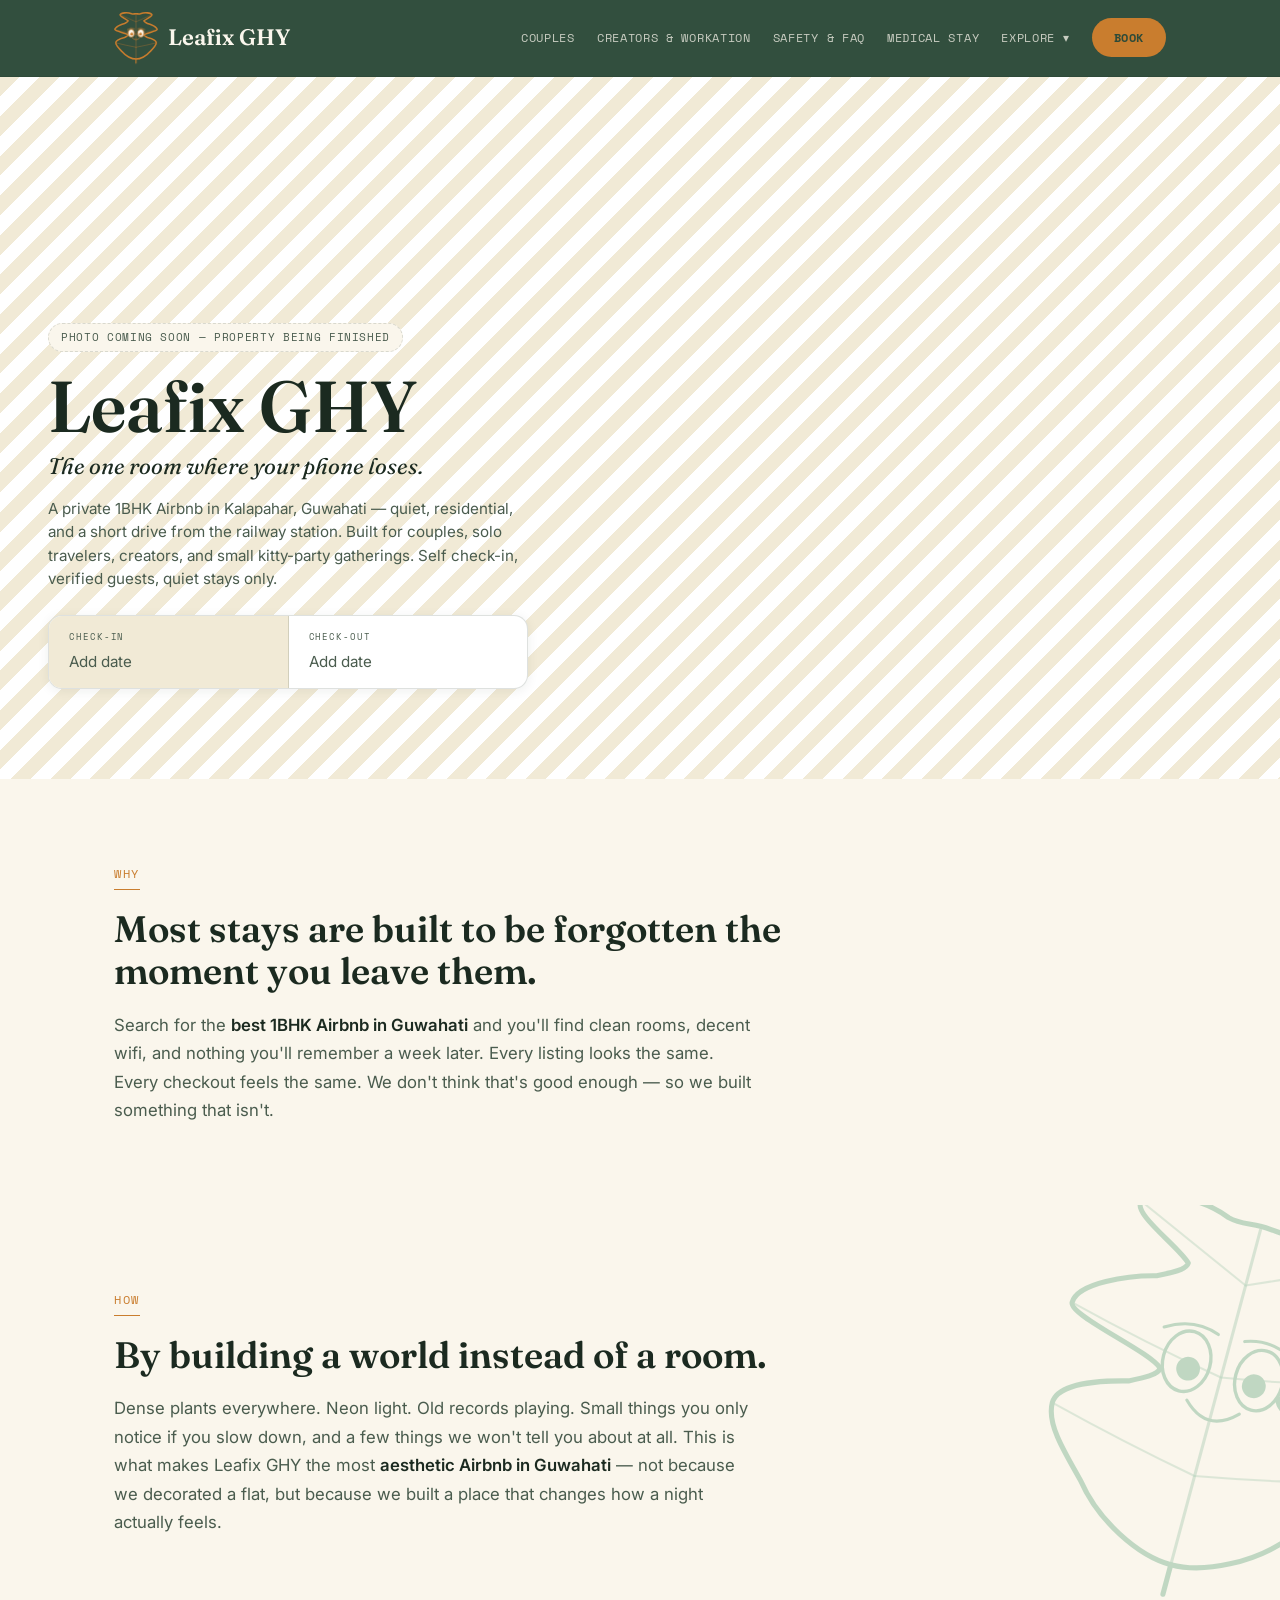
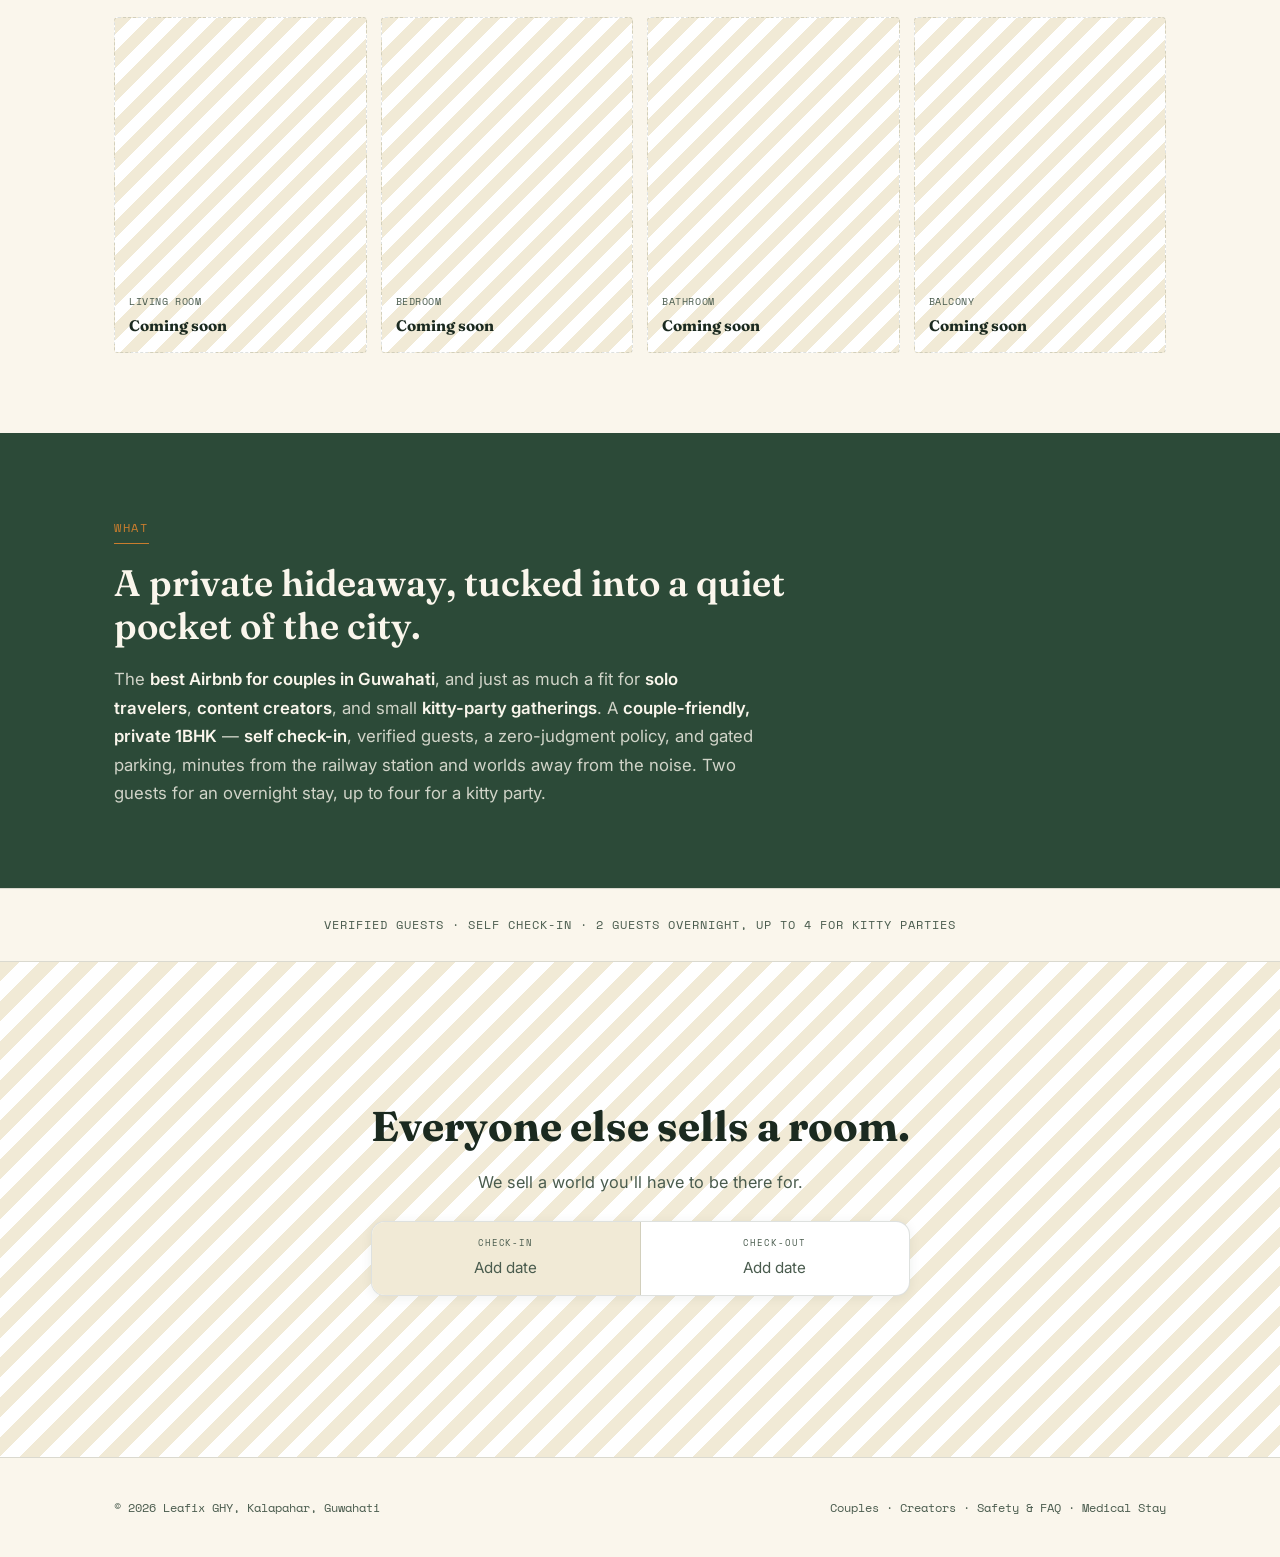
<file: index (1).html>
<!DOCTYPE html>
<html lang="en">
<head>
<meta charset="UTF-8">
<meta name="viewport" content="width=device-width, initial-scale=1.0">
<title>Leafix GHY – Retro Plant Hideout, 1BHK Airbnb in Guwahati</title>
<meta name="description" content="Leafix GHY is Guwahati's only 80s-retro plant hideout — a private 1BHK for couples and creators, self check-in, quiet residential stay near the railway station.">
<link rel="canonical" href="https://leafix1994.in/">
<meta property="og:title" content="Leafix GHY – Retro Plant Hideout, Guwahati">
<meta property="og:description" content="The one room where your phone loses.">
<meta property="og:type" content="website">
<meta property="og:url" content="https://leafix1994.in/">
<script type="application/ld+json">
{
  "@context": "https://schema.org",
  "@type": "LodgingBusiness",
  "name": "Leafix GHY",
  "description": "Leafix GHY is a private 1BHK Airbnb in Kalapahar, Guwahati, built for couples and creators.",
  "url": "https://leafix1994.in/",
  "address": { "@type": "PostalAddress", "addressLocality": "Kalapahar, Guwahati", "addressRegion": "Assam", "addressCountry": "IN" }
}
</script>
<link rel="preconnect" href="https://fonts.googleapis.com">
<link rel="preconnect" href="https://fonts.gstatic.com" crossorigin>
<link href="https://fonts.googleapis.com/css2?family=Fraunces:ital,wght@0,500;0,600;1,500&family=Inter:wght@400;500;600&family=Space+Mono&display=swap" rel="stylesheet">
<link rel="stylesheet" href="assets/style.css">
</head>
<body>

<nav class="site-nav">
  <div class="wrap">
        <a href="/" class="brand">
      <svg class="brand-leaf" viewBox="0 0 100 118" fill="none" xmlns="http://www.w3.org/2000/svg" aria-hidden="true" style="overflow:visible">
        <path class="leaf-outline" d="
          M 50 107
          C 40 107,26 100,18 90
          C 10 82,4 76,4 70
          C 4 64,16 60,24 58
          C 28 56,32 54,32 52
          C 28 48,2 44,2 40
          C 2 34,16 28,24 26
          C 28 24,32 22,32 20
          C 28 16,12 10,14 6
          C 16 2,30 0,40 4
          C 44 5,46 4,50 4
          C 54 4,56 5,60 4
          C 70 0,84 2,86 6
          C 88 10,72 16,68 20
          C 68 22,72 24,76 26
          C 84 28,98 34,98 40
          C 98 44,72 48,68 52
          C 68 54,72 56,76 58
          C 84 60,96 64,96 70
          C 96 76,90 82,82 90
          C 74 100,60 107,50 107 Z
        "/>
        <line class="leaf-vein" x1="50" y1="5" x2="50" y2="107"/>
        <path class="leaf-vein" d="M 50 80 Q 28 76 4 70"/>
        <path class="leaf-vein" d="M 50 80 Q 72 76 96 70"/>
        <path class="leaf-vein" d="M 50 50 Q 26 46 2 40"/>
        <path class="leaf-vein" d="M 50 50 Q 74 46 98 40"/>
        <path class="leaf-vein" d="M 50 22 Q 32 14 14 6"/>
        <path class="leaf-vein" d="M 50 22 Q 68 14 86 6"/>
        <ellipse class="leaf-eye" id="nav-eye-l" cx="39" cy="48" rx="7" ry="9"/>
        <ellipse class="leaf-eye" id="nav-eye-r" cx="61" cy="48" rx="7" ry="9"/>
        <circle class="leaf-pupil" id="nav-pup-l" cx="40" cy="50" r="3.5"/>
        <circle class="leaf-pupil" id="nav-pup-r" cx="60" cy="50" r="3.5"/>
        <circle class="leaf-highlight" id="nav-hl-l" cx="37" cy="46" r="1.8"/>
        <circle class="leaf-highlight" id="nav-hl-r" cx="57" cy="46" r="1.8"/>
        <path class="leaf-eyebrow" d="M 30 40 Q 38 35 46 38"/>
        <path class="leaf-eyebrow" d="M 70 40 Q 62 35 54 38"/>
        <path class="leaf-smile" d="M 42 59 Q 50 67 58 59"/>
        <line class="leaf-stem" x1="50" y1="107" x2="50" y2="116"/>
      </svg>
      Leafix GHY
    </a>
    <button class="nav-toggle" id="navToggle" aria-label="Menu" aria-expanded="false">☰</button>
    <ul id="navMenu">
      <li><a class="nav-link" href="/couples.html">Couples</a></li>
      <li><a class="nav-link" href="/creators-workation.html">Creators &amp; Workation</a></li>
      <li><a class="nav-link" href="/safety-faq.html">Safety &amp; FAQ</a></li>
      <li><a class="nav-link" href="/medical-stay.html">Medical Stay</a></li>
      <li class="has-dropdown">
        <a class="nav-link dropdown-trigger" href="#">Explore ▾</a>
        <div class="dropdown-menu">
          <a href="/kalapahar-guide.html">Kalapahar Guide</a>
          <a href="/guwahati-itinerary.html">Guwahati Itinerary</a>
          <a href="/romantic-spots-cafes.html">Romantic Spots &amp; Cafes</a>
          <a href="/uzan-bazar-vs-kalapahar.html">Uzan Bazar vs Kalapahar</a>
          <a href="/the-leafix-world.html">The Leafix World</a>
        </div>
      </li>
      <li><a class="nav-link nav-book-btn" href="#book">Book</a></li>
    </ul>
  </div>
</nav>

<!-- HERO — placeholder until real photos exist -->
<header class="media-hero reveal">
  <div class="media-hero-overlay">
    <span class="placeholder-tag">Photo coming soon — property being finished</span>
    <h1 class="neon-wordmark">Leafix GHY</h1>
    <p class="hero-tagline">The one room where your phone loses.</p>
    <p class="hero-sub">A private 1BHK Airbnb in Kalapahar, Guwahati — quiet, residential, and a short drive from the railway station. Built for couples, solo travelers, creators, and small kitty-party gatherings. Self check-in, verified guests, quiet stays only.</p>
    <div class="avail-picker" id="picker-hero"></div>
  </div>
</header>

<!-- WHY -->
<section class="funnel-section reveal">
  <div class="wrap">
    <span class="eyebrow">Why</span>
    <h2 class="funnel-headline">Most stays are built to be forgotten the moment you leave them.</h2>
    <p class="funnel-body">Search for the <strong>best 1BHK Airbnb in Guwahati</strong> and you'll find clean rooms, decent wifi, and nothing you'll remember a week later. Every listing looks the same. Every checkout feels the same. We don't think that's good enough — so we built something that isn't.</p>
  </div>
</section>

<!-- HOW -->
<section class="funnel-section reveal" style="position:relative; overflow:hidden;">
    <div class="how-leaf-decor" aria-hidden="true">
    <svg viewBox="0 0 100 118" fill="none" xmlns="http://www.w3.org/2000/svg" style="overflow:visible">
      <path stroke-width="1.5" d="M 50 107 C 40 107,26 100,18 90 C 10 82,4 76,4 70 C 4 64,16 60,24 58 C 28 56,32 54,32 52 C 28 48,2 44,2 40 C 2 34,16 28,24 26 C 28 24,32 22,32 20 C 28 16,12 10,14 6 C 16 2,30 0,40 4 C 44 5,46 4,50 4 C 54 4,56 5,60 4 C 70 0,84 2,86 6 C 88 10,72 16,68 20 C 68 22,72 24,76 26 C 84 28,98 34,98 40 C 98 44,72 48,68 52 C 68 54,72 56,76 58 C 84 60,96 64,96 70 C 96 76,90 82,82 90 C 74 100,60 107,50 107 Z"/>
      <line stroke-width="0.9" opacity="0.6" x1="50" y1="5" x2="50" y2="107"/>
      <path stroke-width="0.6" opacity="0.5" d="M 50 80 Q 28 76 4 70"/>
      <path stroke-width="0.6" opacity="0.5" d="M 50 80 Q 72 76 96 70"/>
      <path stroke-width="0.6" opacity="0.5" d="M 50 50 Q 26 46 2 40"/>
      <path stroke-width="0.6" opacity="0.5" d="M 50 50 Q 74 46 98 40"/>
      <path stroke-width="0.6" opacity="0.5" d="M 50 22 Q 32 14 14 6"/>
      <path stroke-width="0.6" opacity="0.5" d="M 50 22 Q 68 14 86 6"/>
      <ellipse stroke-width="1" cx="39" cy="48" rx="7" ry="9"/>
      <ellipse stroke-width="1" cx="61" cy="48" rx="7" ry="9"/>
      <circle cx="40" cy="50" r="3.5"/>
      <circle cx="60" cy="50" r="3.5"/>
      <path stroke-width="0.9" d="M 30 40 Q 38 35 46 38"/>
      <path stroke-width="0.9" d="M 70 40 Q 62 35 54 38"/>
      <path stroke-width="0.9" d="M 42 59 Q 50 67 58 59"/>
      <line stroke-width="1.5" x1="50" y1="107" x2="50" y2="116"/>
    </svg>
  </div>
  <div class="wrap" style="position:relative; z-index:1;">
    <span class="eyebrow">How</span>
    <h2 class="funnel-headline">By building a world instead of a room.</h2>
    <p class="funnel-body">Dense plants everywhere. Neon light. Old records playing. Small things you only notice if you slow down, and a few things we won't tell you about at all. This is what makes Leafix GHY the most <strong>aesthetic Airbnb in Guwahati</strong> — not because we decorated a flat, but because we built a place that changes how a night actually feels.</p>
  </div>
</section>

<section class="tiles-section">
  <div class="wrap">
    <div class="tiles-grid">
      <div class="media-tile reveal">
        <div class="media-tile-caption"><span class="tile-eyebrow">Living Room</span><h3>Coming soon</h3></div>
      </div>
      <div class="media-tile reveal">
        <div class="media-tile-caption"><span class="tile-eyebrow">Bedroom</span><h3>Coming soon</h3></div>
      </div>
      <div class="media-tile reveal">
        <div class="media-tile-caption"><span class="tile-eyebrow">Bathroom</span><h3>Coming soon</h3></div>
      </div>
      <div class="media-tile reveal">
        <div class="media-tile-caption"><span class="tile-eyebrow">Balcony</span><h3>Coming soon</h3></div>
      </div>
    </div>
  </div>
</section>

<!-- WHAT -->
<section class="funnel-section dark reveal">
  <div class="wrap">
    <span class="eyebrow">What</span>
    <h2 class="funnel-headline">A private hideaway, tucked into a quiet pocket of the city.</h2>
    <p class="funnel-body">The <strong>best Airbnb for couples in Guwahati</strong>, and just as much a fit for <strong>solo travelers</strong>, <strong>content creators</strong>, and small <strong>kitty-party gatherings</strong>. A <strong>couple-friendly, private 1BHK</strong> — <strong>self check-in</strong>, verified guests, a zero-judgment policy, and gated parking, minutes from the railway station and worlds away from the noise. Two guests for an overnight stay, up to four for a kitty party.</p>
  </div>
</section>

<section class="trust-line reveal">
  <div class="wrap">
    <p>Verified guests · Self check-in · 2 guests overnight, up to 4 for kitty parties</p>
  </div>
</section>

<section class="cta-media reveal" id="book">
  <div class="cta-media-overlay">
    <h2>Everyone else sells a room.</h2>
    <p>We sell a world you'll have to be there for.</p>
    <div class="avail-picker" id="picker-cta"></div>
  </div>
</section>

<footer>
  <div class="wrap">
    <span>© 2026 Leafix GHY, Kalapahar, Guwahati</span>
    <span><a href="/couples.html">Couples</a> · <a href="/creators-workation.html">Creators</a> · <a href="/safety-faq.html">Safety &amp; FAQ</a> · <a href="/medical-stay.html">Medical Stay</a></span>
  </div>
</footer>

<script>
document.addEventListener('DOMContentLoaded', function () {
  // Hamburger toggle
  const toggle = document.getElementById('navToggle');
  const menu = document.getElementById('navMenu');
  toggle.addEventListener('click', function () {
    const isOpen = menu.classList.toggle('open');
    toggle.setAttribute('aria-expanded', isOpen ? 'true' : 'false');
  });

  // Explore dropdown — click-only, all screen sizes, closes on outside click
  const dropdownTrigger = document.querySelector('.dropdown-trigger');
  if (dropdownTrigger) {
    dropdownTrigger.addEventListener('click', function (e) {
      e.preventDefault();
      this.parentElement.classList.toggle('dropdown-open');
    });
    document.addEventListener('click', function (e) {
      if (!dropdownTrigger.parentElement.contains(e.target)) {
        dropdownTrigger.parentElement.classList.remove('dropdown-open');
      }
    });
  }

  // Scroll reveal
  const items = document.querySelectorAll('.reveal');
  const observer = new IntersectionObserver((entries) => {
    entries.forEach((entry) => {
      if (entry.isIntersecting) {
        entry.target.classList.add('visible');
        observer.unobserve(entry.target);
      }
    });
  }, { threshold: 0.15, rootMargin: '0px 0px -40px 0px' });
  items.forEach((item) => observer.observe(item));

  // Eye animation — JS manipulates SVG attrs directly (reliable cross-browser)
  setTimeout(function () {
    var eyeL  = document.getElementById('nav-eye-l');
    var eyeR  = document.getElementById('nav-eye-r');
    var pupL  = document.getElementById('nav-pup-l');
    var pupR  = document.getElementById('nav-pup-r');
    var hlL   = document.getElementById('nav-hl-l');
    var hlR   = document.getElementById('nav-hl-r');
    if (!eyeL) return;

    var baseRy  = 9;
    var pLx = 40, pLy = 50, pRx = 60, pRy = 50;
    var hLx = 37, hLy = 46, hRx = 57, hRy = 46;

    function setPupils(dx, dy) {
      pupL.setAttribute('cx', pLx + dx); pupL.setAttribute('cy', pLy + dy);
      pupR.setAttribute('cx', pRx + dx); pupR.setAttribute('cy', pRy + dy);
      hlL.setAttribute('cx', hLx + dx);  hlL.setAttribute('cy', hLy + dy);
      hlR.setAttribute('cx', hRx + dx);  hlR.setAttribute('cy', hRy + dy);
    }

    function blink() {
      eyeL.setAttribute('ry', '0.8'); eyeR.setAttribute('ry', '0.8');
      setTimeout(function () {
        eyeL.setAttribute('ry', baseRy); eyeR.setAttribute('ry', baseRy);
        setTimeout(function () {
          eyeL.setAttribute('ry', '0.8'); eyeR.setAttribute('ry', '0.8');
          setTimeout(function () {
            eyeL.setAttribute('ry', baseRy); eyeR.setAttribute('ry', baseRy);
          }, 80);
        }, 120);
      }, 80);
    }

    function loop() {
      setPupils(-3, 0);                                         // look left
      setTimeout(function () { setPupils(3, 0);                // look right
      setTimeout(function () { setPupils(0, -3);               // look up
      setTimeout(function () { setPupils(0, 2.5);              // look down
      setTimeout(function () { setPupils(0, 0);                // center
      setTimeout(function () { blink();                        // blink
      setTimeout(loop, 2600); }, 350); }, 550); }, 550); }, 550); }, 550);
    }

    loop();
  }, 3800);
});

/* ============================================================
   Availability calendar picker — Airbnb style, dropdown
   Renders into any .avail-picker container
============================================================ */
(function () {
  var ENDPOINT = 'https://formspree.io/f/xdekkpka';

  var DAYS   = ['Su','Mo','Tu','We','Th','Fr','Sa'];
  var MONTHS = ['January','February','March','April','May','June',
                'July','August','September','October','November','December'];

  function pad(n){ return n < 10 ? '0'+n : ''+n; }
  function fmtDate(d){
    return MONTHS[d.getMonth()].slice(0,3)+' '+d.getDate()+', '+d.getFullYear();
  }
  function isoDate(d){
    return d.getFullYear()+'-'+pad(d.getMonth()+1)+'-'+pad(d.getDate());
  }
  function sameDay(a,b){
    return a && b && a.getFullYear()===b.getFullYear() &&
           a.getMonth()===b.getMonth() && a.getDate()===b.getDate();
  }
  function between(d,a,b){
    if(!a||!b) return false;
    var mn=a<b?a:b, mx=a<b?b:a;
    return d>mn && d<mx;
  }

  // Blocked dates loaded from /blocked.json — edit that file on GitHub, never touch this code
  var blockedSet = {};

  function buildPicker(container, idSuffix) {
    var today = new Date(); today.setHours(0,0,0,0);
    var checkIn=null, checkOut=null, hoverDate=null;
    var step='in'; // 'in' | 'out' | 'done'
    var isOpen = false;
    var cal0Month = today.getMonth();
    var cal0Year  = today.getFullYear();

    container.innerHTML = [
      '<div class="avail-pills">',
        '<div class="avail-pill active" id="pill-in-'+idSuffix+'">',
          '<div class="avail-pill-label">Check-in</div>',
          '<div class="avail-pill-val empty" id="pill-in-val-'+idSuffix+'">Add date</div>',
        '</div>',
        '<div class="avail-pill" id="pill-out-'+idSuffix+'">',
          '<div class="avail-pill-label">Check-out</div>',
          '<div class="avail-pill-val empty" id="pill-out-val-'+idSuffix+'">Add date</div>',
        '</div>',
      '</div>',
      '<div class="avail-cal-wrap" id="cal-wrap-'+idSuffix+'">',
        '<div class="avail-cals" id="avail-cals-'+idSuffix+'"></div>',
        '<div class="avail-nights" id="avail-nights-'+idSuffix+'"></div>',
      '</div>',
      '<form id="avail-form-'+idSuffix+'" class="avail-bottom-form" style="display:none">',
        '<input type="hidden" name="checkin" id="f-in-'+idSuffix+'">',
        '<input type="hidden" name="checkout" id="f-out-'+idSuffix+'">',
        '<div class="avail-bottom">',
          '<select name="guests" class="avail-select" required>',
            '<option value="">Guests</option>',
            '<option value="1">1 guest</option>',
            '<option value="2">2 guests</option>',
            '<option value="3-4 (kitty party)">3–4 guests (kitty party)</option>',
          '</select>',
          '<input type="email" name="email" class="avail-email" required placeholder="your@email.com">',
          '<button type="submit" class="btn btn-primary avail-btn">Request a stay</button>',
        '</div>',
        '<p class="avail-note">We\'ll confirm within a few hours. <a id="avail-reset-'+idSuffix+'">Clear dates</a></p>',
      '</form>',
    ].join('');

    var calWrap   = document.getElementById('cal-wrap-'+idSuffix);
    var calsEl    = document.getElementById('avail-cals-'+idSuffix);
    var nightsEl  = document.getElementById('avail-nights-'+idSuffix);
    var formEl    = document.getElementById('avail-form-'+idSuffix);
    var pillIn    = document.getElementById('pill-in-'+idSuffix);
    var pillOut   = document.getElementById('pill-out-'+idSuffix);
    var pillInVal = document.getElementById('pill-in-val-'+idSuffix);
    var pillOutVal= document.getElementById('pill-out-val-'+idSuffix);

    function openCal()  { calWrap.classList.add('open');    isOpen = true;  }
    function closeCal() { calWrap.classList.remove('open'); isOpen = false; }

    function renderCals() {
      calsEl.innerHTML = '';
      for (var m=0; m<2; m++) {
        var yr = cal0Year, mo = cal0Month + m;
        if (mo > 11) { mo -= 12; yr += 1; }
        calsEl.appendChild(buildMonth(yr, mo));
      }
    }

    function buildMonth(yr, mo) {
      var div = document.createElement('div');
      div.className = 'cal-month';
      var firstDay   = new Date(yr, mo, 1).getDay();
      var daysInMonth= new Date(yr, mo+1, 0).getDate();

      var html = '<div class="cal-month-head">'+MONTHS[mo]+' '+yr+'</div>';
      html += '<div class="cal-days-grid">';
      DAYS.forEach(function(d){ html += '<div class="cal-day-hdr">'+d+'</div>'; });
      for(var i=0;i<firstDay;i++) html += '<div class="cal-day cal-day-empty"></div>';

      for(var d=1; d<=daysInMonth; d++){
        var date    = new Date(yr,mo,d);
        var dateStr = isoDate(date);
        var isPast    = date < today;
        var isBlocked = !!blockedSet[dateStr];
        var isToday   = sameDay(date, today);
        var isStart   = sameDay(date, checkIn);
        var isEnd     = sameDay(date, checkOut);
        var isRange   = between(date, checkIn, checkOut||hoverDate);
        var cls = 'cal-day ';
        if(isPast)          cls += 'cal-past';
        else if(isBlocked)  cls += 'cal-blocked';
        else if(isStart && isEnd) cls += 'cal-avail cal-start cal-end';
        else if(isStart)    cls += 'cal-avail cal-start';
        else if(isEnd)      cls += 'cal-avail cal-end';
        else if(isRange)    cls += 'cal-avail cal-range';
        else                cls += 'cal-avail';
        if(isToday && !isPast && !isBlocked) cls += ' cal-today';
        html += '<div class="'+cls+'" data-date="'+dateStr+'">'+d+'</div>';
      }
      html += '</div>';
      div.innerHTML = html;
      return div;
    }

    function updatePills() {
      pillInVal.textContent  = checkIn  ? fmtDate(checkIn)  : 'Add date';
      pillOutVal.textContent = checkOut ? fmtDate(checkOut) : 'Add date';
      pillInVal.className    = 'avail-pill-val' + (checkIn  ? '' : ' empty');
      pillOutVal.className   = 'avail-pill-val' + (checkOut ? '' : ' empty');
      pillIn.className  = 'avail-pill' + (step==='in'  ? ' active' : '');
      pillOut.className = 'avail-pill' + (step==='out' ? ' active' : '');

      if(checkIn && checkOut) {
        var nights = Math.round((checkOut - checkIn) / (1000*60*60*24));
        nightsEl.textContent   = nights + (nights===1 ? ' night' : ' nights');
        nightsEl.style.display = 'block';
        document.getElementById('f-in-'+idSuffix).value  = isoDate(checkIn);
        document.getElementById('f-out-'+idSuffix).value = isoDate(checkOut);
        formEl.style.display = 'block';
        // Auto-close calendar once both dates are picked
        setTimeout(closeCal, 420);
      } else {
        nightsEl.style.display = 'none';
        formEl.style.display   = 'none';
      }
    }

    // Click a calendar date
    calsEl.addEventListener('click', function(e){
      var cell = e.target.closest('.cal-avail');
      if(!cell) return;
      var d = new Date(cell.dataset.date+'T00:00:00');
      if(step==='in') {
        checkIn = d; checkOut = null; step = 'out';
      } else {
        if(d <= checkIn) { checkIn = d; checkOut = null; step = 'out'; }
        else { checkOut = d; step = 'done'; }
      }
      updatePills(); renderCals();
    });

    // Hover to preview range
    calsEl.addEventListener('mouseover', function(e){
      var cell = e.target.closest('.cal-avail');
      if(!cell || step!=='out' || !checkIn) return;
      hoverDate = new Date(cell.dataset.date+'T00:00:00');
      renderCals();
    });
    calsEl.addEventListener('mouseleave', function(){
      hoverDate = null; renderCals();
    });

    // Pill clicks — toggle calendar open/closed
    pillIn.addEventListener('click', function(e){
      e.stopPropagation();
      if(isOpen && step==='in') { closeCal(); return; }
      step='in'; checkIn=null; checkOut=null;
      updatePills(); renderCals(); openCal();
    });
    pillOut.addEventListener('click', function(e){
      e.stopPropagation();
      if(isOpen && step==='out') { closeCal(); return; }
      step = checkIn ? 'out' : 'in';
      updatePills(); renderCals(); openCal();
    });

    // Outside click closes the dropdown
    document.addEventListener('click', function(e){
      if(!isOpen) return;
      if(!container.contains(e.target)) closeCal();
    });

    // Clear dates link
    var resetBtn = document.getElementById('avail-reset-'+idSuffix);
    if(resetBtn) resetBtn.addEventListener('click', function(e){
      e.preventDefault();
      checkIn=null; checkOut=null; step='in';
      updatePills(); renderCals(); openCal();
    });

    // Form submit → Formspree
    formEl.setAttribute('action', ENDPOINT);
    formEl.setAttribute('method', 'POST');
    formEl.addEventListener('submit', function(e){
      e.preventDefault();
      var data = new FormData(formEl);
      fetch(ENDPOINT, { method:'POST', body:data, headers:{'Accept':'application/json'} })
        .then(function(r){
          if(r.ok){
            formEl.innerHTML = '<p style="font-family:var(--font-mono);font-size:0.78rem;letter-spacing:0.08em;text-transform:uppercase;color:var(--amber);padding:16px 0;">✓ Request sent! We\'ll confirm within a few hours.</p>';
          } else {
            alert('Something went wrong — please try again.');
          }
        }).catch(function(){ alert('Network error — please try again.'); });
    });

    renderCals();
    updatePills();
    // Calendar starts hidden — opens on first pill click
  }

  function initPickers() {
    var pickers = document.querySelectorAll('.avail-picker');
    pickers.forEach(function(p, i){ buildPicker(p, i); });
  }

  document.addEventListener('DOMContentLoaded', function(){
    // Fetch blocked.json — edit that file on GitHub when a booking comes in
    fetch('/blocked.json')
      .then(function(r){ return r.ok ? r.json() : []; })
      .then(function(dates){
        dates.forEach(function(s){ blockedSet[s] = true; });
        initPickers();
      })
      .catch(function(){ initPickers(); }); // fail silently, just show all dates open
  });
})();
</script>

</body>
</html>
</file>
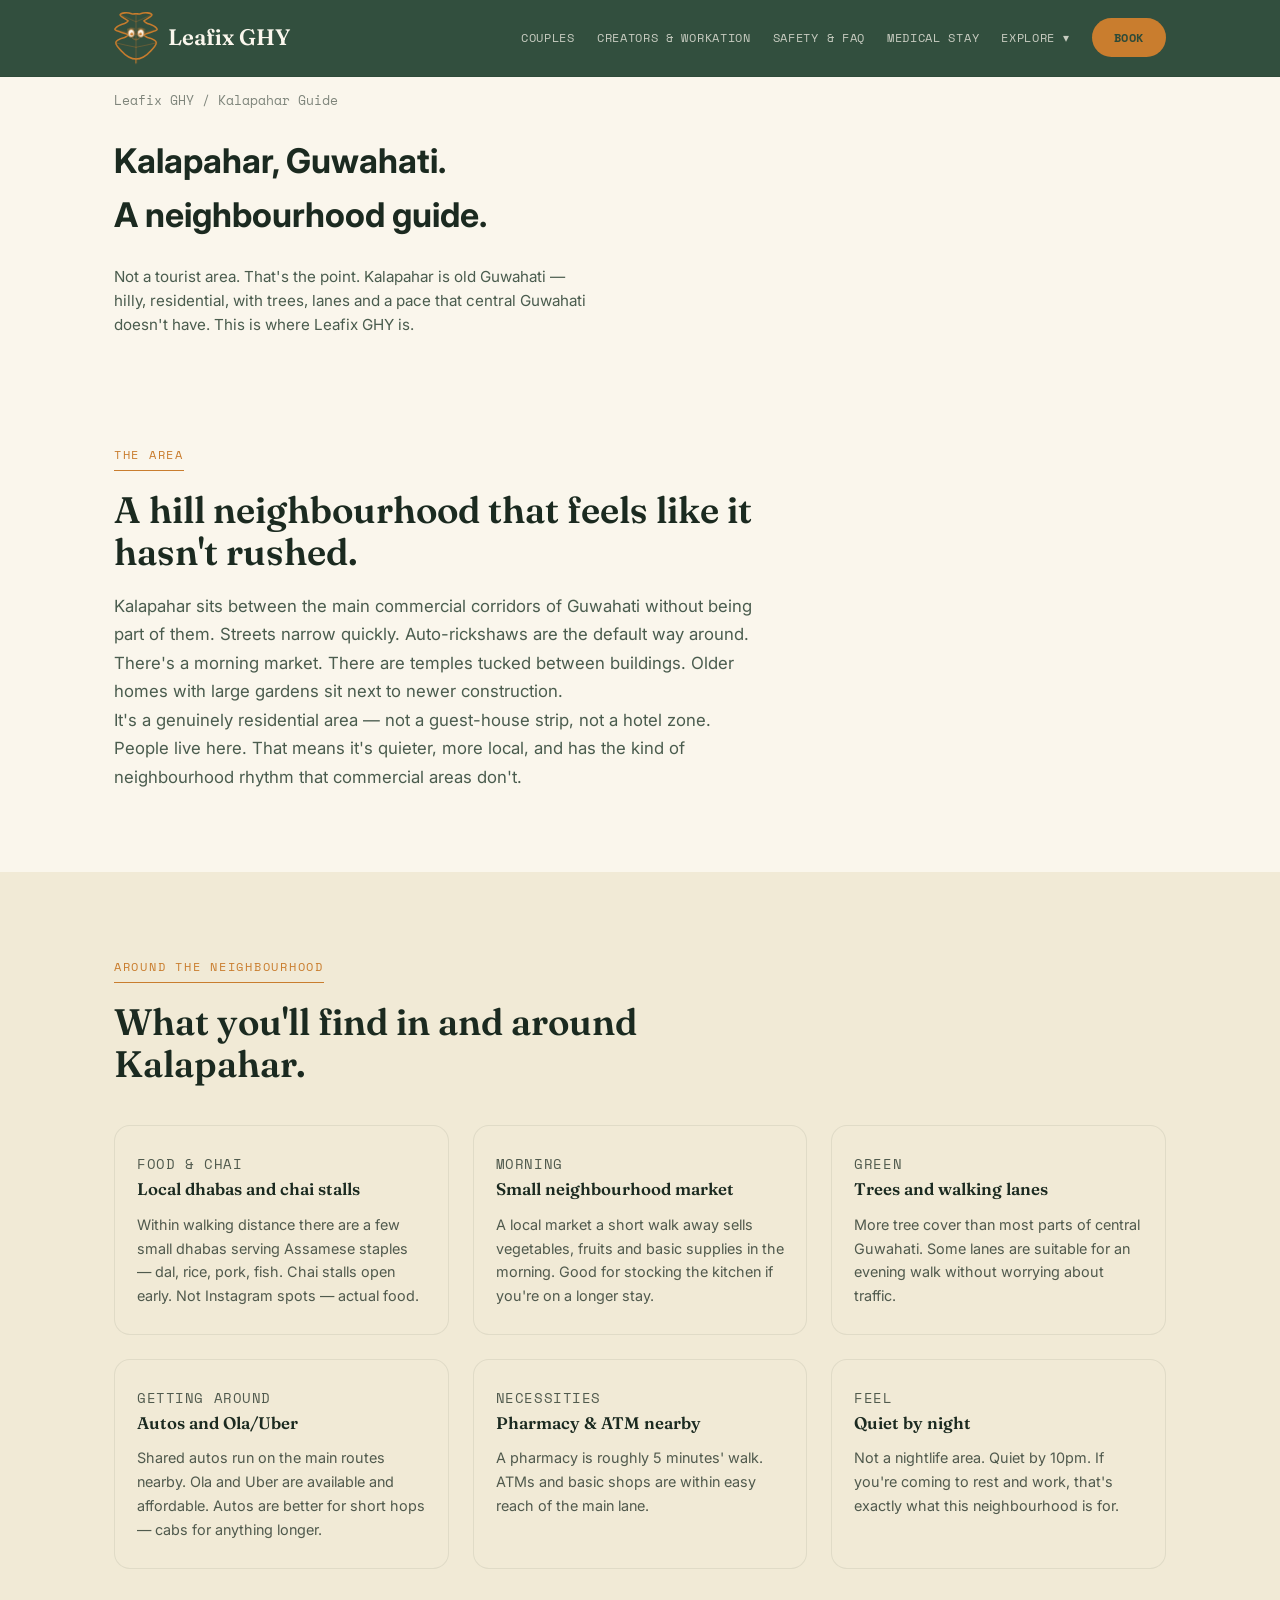
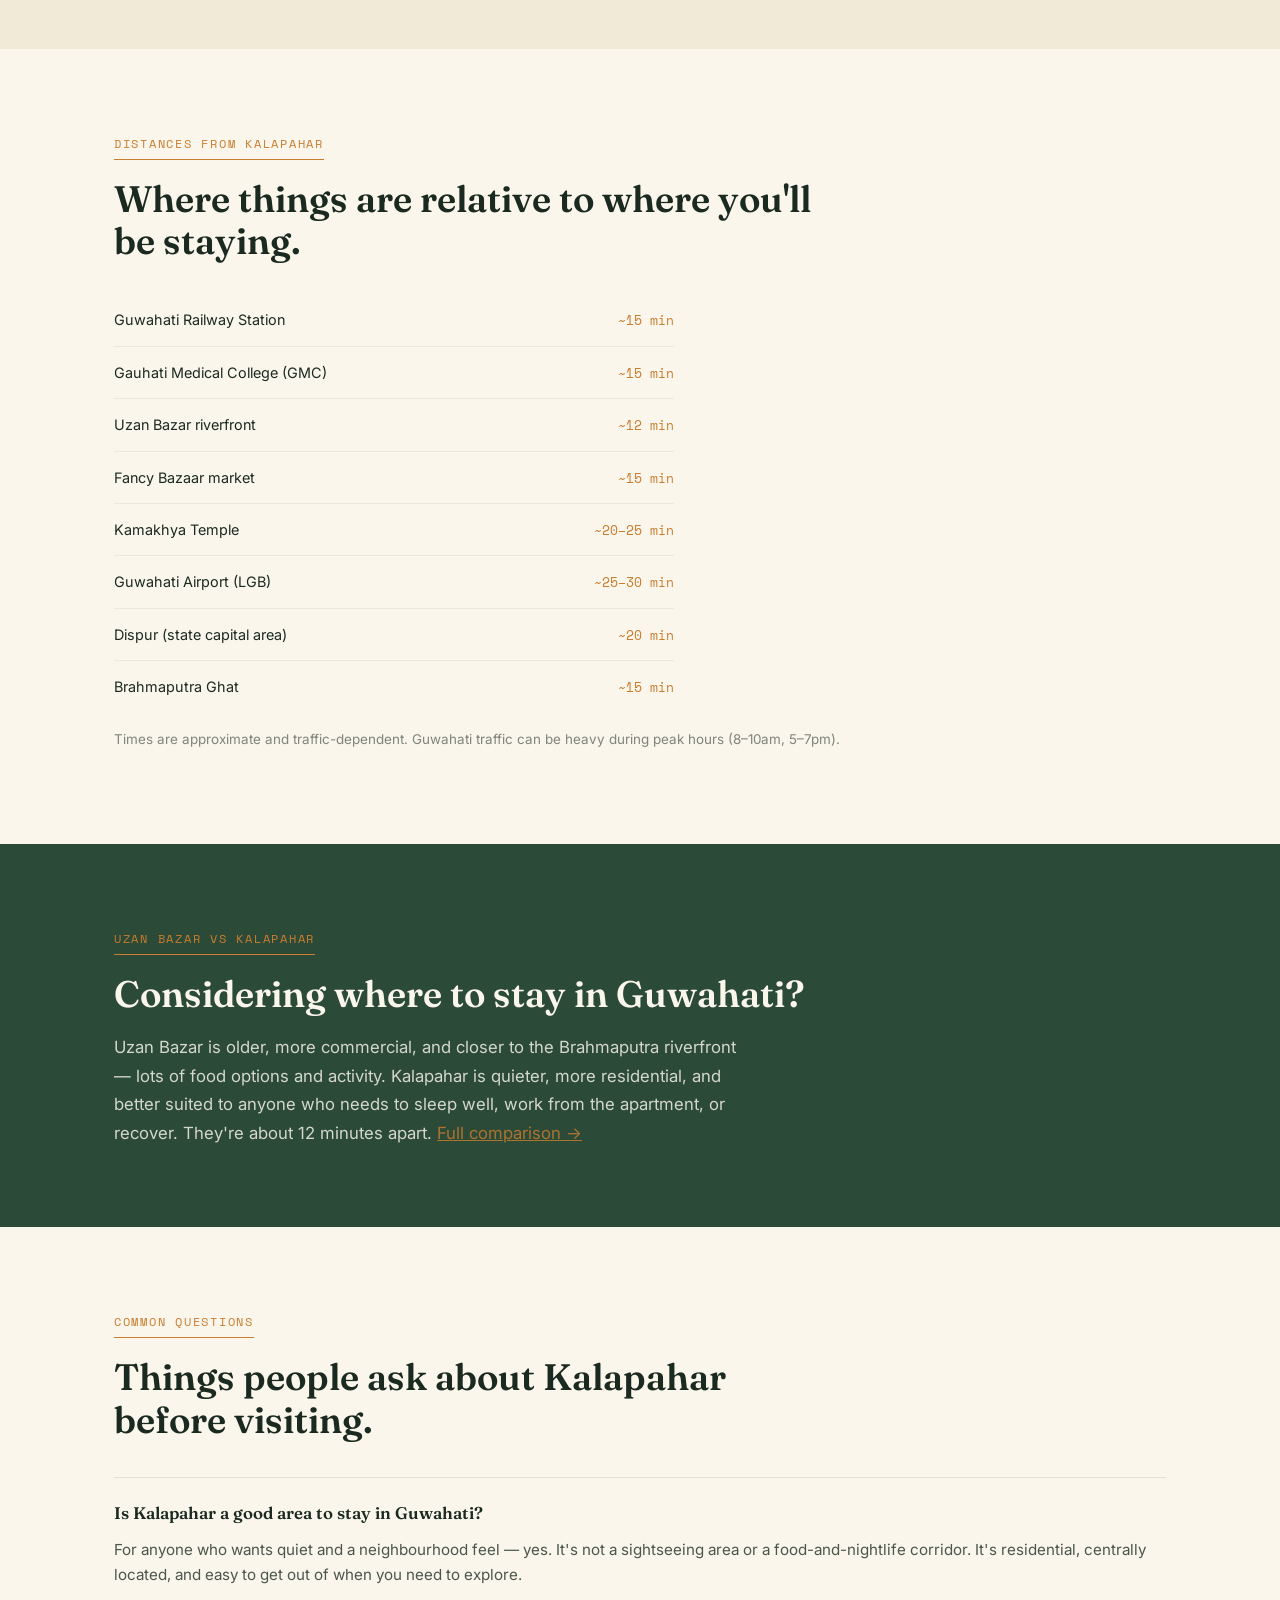
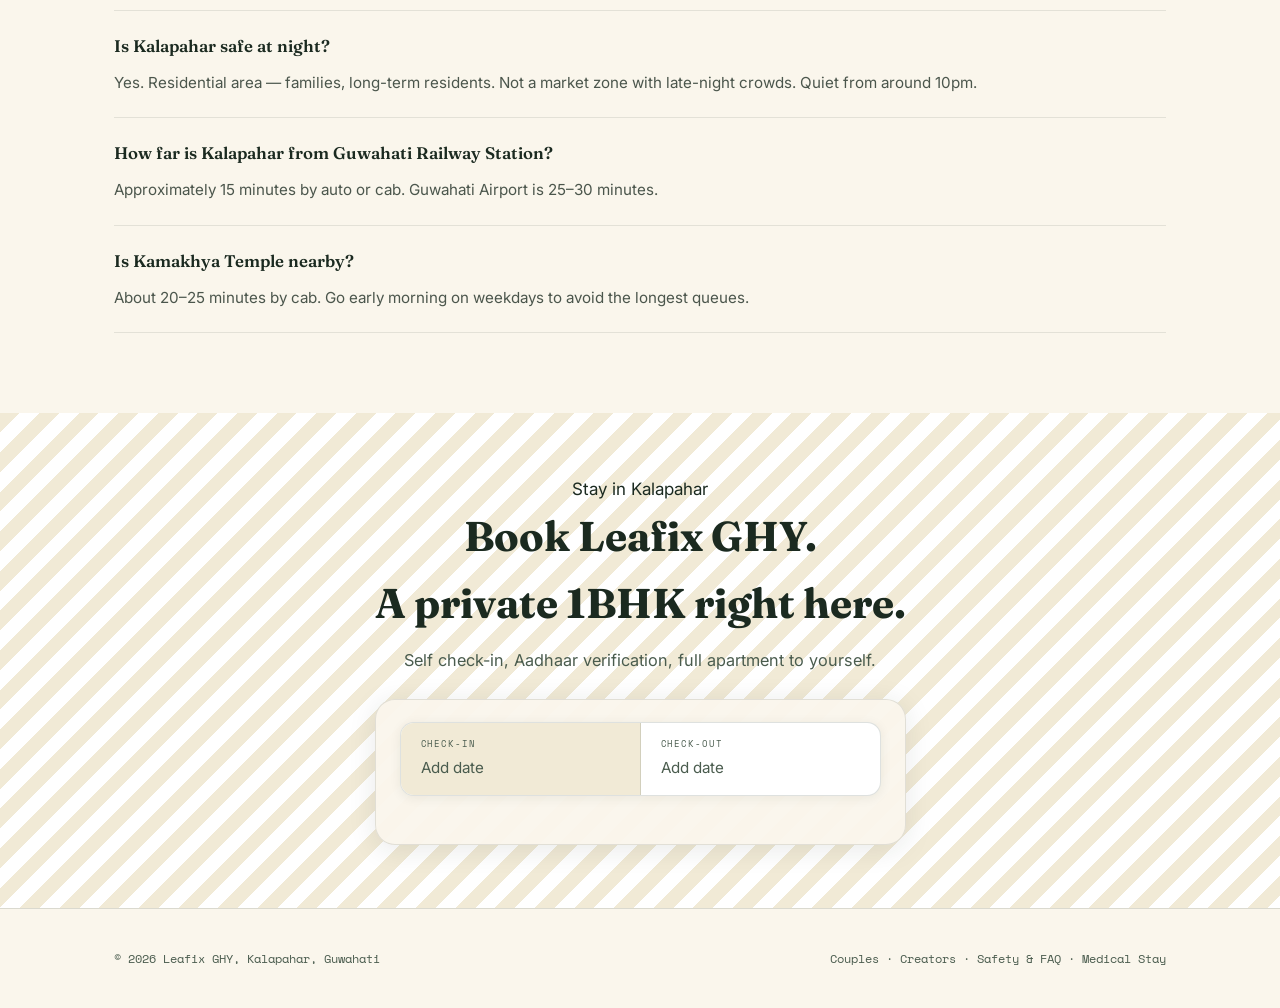
<file: kalapahar-guide.html>
<!DOCTYPE html>
<html lang="en">
<head>
<meta charset="UTF-8">
<meta name="viewport" content="width=device-width, initial-scale=1.0">
<title>Kalapahar, Guwahati – Neighbourhood Guide | Leafix GHY</title>
<meta name="description" content="A guide to Kalapahar — Guwahati's quiet residential hill neighbourhood. What's here, what to eat, how to get around, and what the area actually feels like.">
<link rel="canonical" href="https://leafix1994.in/kalapahar-guide.html">
<meta property="og:title" content="Kalapahar Neighbourhood Guide | Leafix GHY">
<meta property="og:description" content="Kalapahar is one of Guwahati's quieter residential areas — hilly, green, and far from the main road noise. Here's what it's actually like.">
<meta property="og:type" content="website">
<meta property="og:url" content="https://leafix1994.in/kalapahar-guide.html">
<script type="application/ld+json">
{
  "@context": "https://schema.org",
  "@type": "FAQPage",
  "mainEntity": [
    {
      "@type": "Question",
      "name": "Is Kalapahar a good area to stay in Guwahati?",
      "acceptedAnswer": {
        "@type": "Answer",
        "text": "Kalapahar is a quiet residential neighbourhood in central Guwahati. It's not a tourist area, which is part of the appeal — no touts, no commercial noise, just lanes and trees and a real neighbourhood feel. It's centrally placed for getting to temples, the Brahmaputra, and the major hospitals."
      }
    },
    {
      "@type": "Question",
      "name": "Is Kalapahar safe at night?",
      "acceptedAnswer": {
        "@type": "Answer",
        "text": "Kalapahar is a residential area — largely families and long-term residents. It is safe for walking at night and is not a nightlife or market zone with late-night activity. Police 100, Ambulance 108."
      }
    },
    {
      "@type": "Question",
      "name": "How far is Kalapahar from Guwahati Railway Station?",
      "acceptedAnswer": {
        "@type": "Answer",
        "text": "Guwahati Railway Station is approximately 15 minutes by auto or cab from Kalapahar. Guwahati Airport is 25–30 minutes depending on traffic."
      }
    },
    {
      "@type": "Question",
      "name": "Is Kamakhya Temple close to Kalapahar?",
      "acceptedAnswer": {
        "@type": "Answer",
        "text": "Kamakhya Temple is approximately 20–25 minutes from Kalapahar by auto or cab. Go early morning on weekdays to avoid the queues."
      }
    }
  ]
}
</script>
<link rel="preconnect" href="https://fonts.googleapis.com">
<link rel="preconnect" href="https://fonts.gstatic.com" crossorigin>
<link href="https://fonts.googleapis.com/css2?family=Fraunces:ital,wght@0,500;0,600;1,500&family=Inter:wght@400;500;600&family=Space+Mono&display=swap" rel="stylesheet">
<link rel="stylesheet" href="assets/style.css">
<style>
.avail-picker { margin: 0 auto; text-align: left; }
.cta-media .avail-picker {
  background: rgba(250, 246, 236, 0.95);
  border-radius: 20px;
  padding: 22px 24px 18px;
  border: 1px solid rgba(27, 42, 32, 0.11);
  box-shadow: 0 4px 28px rgba(27, 42, 32, 0.10);
}
.breadcrumb { font-size: 0.82rem; color: var(--text); opacity: 0.55; margin-bottom: 10px; font-family: 'Space Mono', monospace; }
.breadcrumb a { color: inherit; text-decoration: none; }
.guide-grid {
  display: grid;
  grid-template-columns: repeat(auto-fit, minmax(260px, 1fr));
  gap: 24px;
  margin-top: 40px;
}
.guide-card {
  background: var(--surface);
  border-radius: 16px;
  padding: 26px 22px;
  border: 1px solid rgba(27, 42, 32, 0.08);
}
.guide-card-label { font-family: 'Space Mono', monospace; font-size: 0.72rem; color: var(--amber); margin: 0 0 12px; text-transform: uppercase; letter-spacing: 0.04em; }
.guide-card h3 { font-family: 'Fraunces', serif; font-size: 1.05rem; font-weight: 600; color: var(--text); margin: 0 0 10px; }
.guide-card p { font-size: 0.9rem; color: var(--text); opacity: 0.75; margin: 0; line-height: 1.65; }
.faq-list { margin-top: 36px; }
.faq-item { border-bottom: 1px solid rgba(27, 42, 32, 0.1); padding: 22px 0; }
.faq-item:first-child { border-top: 1px solid rgba(27, 42, 32, 0.1); }
.faq-q { font-family: 'Fraunces', serif; font-size: 1.05rem; font-weight: 600; color: var(--text); margin: 0 0 10px; }
.faq-a { font-size: 0.95rem; color: var(--text); opacity: 0.78; margin: 0; line-height: 1.68; }
.distance-row { display: flex; justify-content: space-between; align-items: baseline; border-bottom: 1px solid rgba(27,42,32,0.07); padding: 14px 0; font-size: 0.9rem; }
.distance-row:last-child { border-bottom: none; }
.distance-row span:first-child { color: var(--text); }
.distance-row span:last-child { font-family: 'Space Mono', monospace; font-size: 0.8rem; color: var(--amber); }
</style>
</head>
<body>

<nav class="site-nav">
  <div class="wrap">
    <a href="/" class="brand">
      <svg class="brand-leaf" viewBox="0 0 100 118" fill="none" xmlns="http://www.w3.org/2000/svg" aria-hidden="true" style="overflow:visible">
        <path class="leaf-outline" d="M 50 107 C 40 107,26 100,18 90 C 10 82,4 76,4 70 C 4 64,16 60,24 58 C 28 56,32 54,32 52 C 28 48,2 44,2 40 C 2 34,16 28,24 26 C 28 24,32 22,32 20 C 28 16,12 10,14 6 C 16 2,30 0,40 4 C 44 5,46 4,50 4 C 54 4,56 5,60 4 C 70 0,84 2,86 6 C 88 10,72 16,68 20 C 68 22,72 24,76 26 C 84 28,98 34,98 40 C 98 44,72 48,68 52 C 68 54,72 56,76 58 C 84 60,96 64,96 70 C 96 76,90 82,82 90 C 74 100,60 107,50 107 Z"/>
        <line class="leaf-vein" x1="50" y1="5" x2="50" y2="107"/>
        <path class="leaf-vein" d="M 50 80 Q 28 76 4 70"/><path class="leaf-vein" d="M 50 80 Q 72 76 96 70"/>
        <path class="leaf-vein" d="M 50 50 Q 26 46 2 40"/><path class="leaf-vein" d="M 50 50 Q 74 46 98 40"/>
        <path class="leaf-vein" d="M 50 22 Q 32 14 14 6"/><path class="leaf-vein" d="M 50 22 Q 68 14 86 6"/>
        <ellipse class="leaf-eye" cx="39" cy="48" rx="7" ry="9"/><ellipse class="leaf-eye" cx="61" cy="48" rx="7" ry="9"/>
        <circle class="leaf-pupil" cx="40" cy="50" r="3.5"/><circle class="leaf-pupil" cx="60" cy="50" r="3.5"/>
        <circle class="leaf-highlight" cx="37" cy="46" r="1.8"/><circle class="leaf-highlight" cx="57" cy="46" r="1.8"/>
        <path class="leaf-eyebrow" d="M 30 40 Q 38 35 46 38"/><path class="leaf-eyebrow" d="M 70 40 Q 62 35 54 38"/>
        <path class="leaf-smile" d="M 42 59 Q 50 67 58 59"/>
        <line class="leaf-stem" x1="50" y1="107" x2="50" y2="116"/>
      </svg>
      Leafix GHY
    </a>
    <button class="nav-toggle" id="navToggle" aria-label="Menu" aria-expanded="false">☰</button>
    <ul id="navMenu">
      <li><a class="nav-link" href="/couples.html">Couples</a></li>
      <li><a class="nav-link" href="/creators-workation.html">Creators &amp; Workation</a></li>
      <li><a class="nav-link" href="/safety-faq.html">Safety &amp; FAQ</a></li>
      <li><a class="nav-link" href="/medical-stay.html">Medical Stay</a></li>
      <li class="has-dropdown">
        <a class="nav-link dropdown-trigger" href="#">Explore ▾</a>
        <div class="dropdown-menu">
          <a href="/kalapahar-guide.html">Kalapahar Guide</a>
          <a href="/guwahati-itinerary.html">Guwahati Itinerary</a>
          <a href="/romantic-spots-cafes.html">Romantic Spots &amp; Cafes</a>
          <a href="/uzan-bazar-vs-kalapahar.html">Uzan Bazar vs Kalapahar</a>
          <a href="/the-leafix-world.html">The Leafix World</a>
        </div>
      </li>
      <li><a class="nav-link nav-book-btn" href="#book">Book</a></li>
    </ul>
  </div>
</nav>

<header class="page-hero reveal">
  <div class="wrap">
    <p class="breadcrumb"><a href="/">Leafix GHY</a> / Kalapahar Guide</p>
    <h1>Kalapahar, Guwahati.<br>A neighbourhood guide.</h1>
    <p class="hero-sub">Not a tourist area. That's the point. Kalapahar is old Guwahati — hilly, residential, with trees, lanes and a pace that central Guwahati doesn't have. This is where Leafix GHY is.</p>
  </div>
</header>

<section class="funnel-section reveal">
  <div class="wrap">
    <span class="eyebrow">The area</span>
    <h2 class="funnel-headline">A hill neighbourhood that feels like it hasn't rushed.</h2>
    <p class="funnel-body">Kalapahar sits between the main commercial corridors of Guwahati without being part of them. Streets narrow quickly. Auto-rickshaws are the default way around. There's a morning market. There are temples tucked between buildings. Older homes with large gardens sit next to newer construction.</p>
    <p class="funnel-body">It's a genuinely residential area — not a guest-house strip, not a hotel zone. People live here. That means it's quieter, more local, and has the kind of neighbourhood rhythm that commercial areas don't.</p>
  </div>
</section>

<section class="funnel-section reveal" style="background: var(--surface);">
  <div class="wrap">
    <span class="eyebrow">Around the neighbourhood</span>
    <h2 class="funnel-headline">What you'll find in and around Kalapahar.</h2>
    <div class="guide-grid">
      <div class="guide-card">
        <p class="guide-card-label">Food &amp; chai</p>
        <h3>Local dhabas and chai stalls</h3>
        <p>Within walking distance there are a few small dhabas serving Assamese staples — dal, rice, pork, fish. Chai stalls open early. Not Instagram spots — actual food.</p>
      </div>
      <div class="guide-card">
        <p class="guide-card-label">Morning</p>
        <h3>Small neighbourhood market</h3>
        <p>A local market a short walk away sells vegetables, fruits and basic supplies in the morning. Good for stocking the kitchen if you're on a longer stay.</p>
      </div>
      <div class="guide-card">
        <p class="guide-card-label">Green</p>
        <h3>Trees and walking lanes</h3>
        <p>More tree cover than most parts of central Guwahati. Some lanes are suitable for an evening walk without worrying about traffic.</p>
      </div>
      <div class="guide-card">
        <p class="guide-card-label">Getting around</p>
        <h3>Autos and Ola/Uber</h3>
        <p>Shared autos run on the main routes nearby. Ola and Uber are available and affordable. Autos are better for short hops — cabs for anything longer.</p>
      </div>
      <div class="guide-card">
        <p class="guide-card-label">Necessities</p>
        <h3>Pharmacy &amp; ATM nearby</h3>
        <p>A pharmacy is roughly 5 minutes' walk. ATMs and basic shops are within easy reach of the main lane.</p>
      </div>
      <div class="guide-card">
        <p class="guide-card-label">Feel</p>
        <h3>Quiet by night</h3>
        <p>Not a nightlife area. Quiet by 10pm. If you're coming to rest and work, that's exactly what this neighbourhood is for.</p>
      </div>
    </div>
  </div>
</section>

<section class="funnel-section reveal">
  <div class="wrap">
    <span class="eyebrow">Distances from Kalapahar</span>
    <h2 class="funnel-headline">Where things are relative to where you'll be staying.</h2>
    <div style="max-width: 560px; margin-top: 32px;">
      <div class="distance-row"><span>Guwahati Railway Station</span><span>~15 min</span></div>
      <div class="distance-row"><span>Gauhati Medical College (GMC)</span><span>~15 min</span></div>
      <div class="distance-row"><span>Uzan Bazar riverfront</span><span>~12 min</span></div>
      <div class="distance-row"><span>Fancy Bazaar market</span><span>~15 min</span></div>
      <div class="distance-row"><span>Kamakhya Temple</span><span>~20–25 min</span></div>
      <div class="distance-row"><span>Guwahati Airport (LGB)</span><span>~25–30 min</span></div>
      <div class="distance-row"><span>Dispur (state capital area)</span><span>~20 min</span></div>
      <div class="distance-row"><span>Brahmaputra Ghat</span><span>~15 min</span></div>
    </div>
    <p style="font-size: 0.84rem; opacity: 0.55; margin-top: 16px;">Times are approximate and traffic-dependent. Guwahati traffic can be heavy during peak hours (8–10am, 5–7pm).</p>
  </div>
</section>

<section class="funnel-section reveal" style="background: var(--dark-block); color: var(--bg);">
  <div class="wrap">
    <span class="eyebrow" style="color: var(--amber);">Uzan Bazar vs Kalapahar</span>
    <h2 class="funnel-headline" style="color: var(--bg);">Considering where to stay in Guwahati?</h2>
    <p class="funnel-body" style="color: var(--bg); opacity: 0.82;">Uzan Bazar is older, more commercial, and closer to the Brahmaputra riverfront — lots of food options and activity. Kalapahar is quieter, more residential, and better suited to anyone who needs to sleep well, work from the apartment, or recover. They're about 12 minutes apart. <a href="/uzan-bazar-vs-kalapahar.html" style="color: var(--amber);">Full comparison →</a></p>
  </div>
</section>

<section class="funnel-section reveal">
  <div class="wrap">
    <span class="eyebrow">Common questions</span>
    <h2 class="funnel-headline">Things people ask about Kalapahar before visiting.</h2>
    <div class="faq-list">
      <div class="faq-item">
        <p class="faq-q">Is Kalapahar a good area to stay in Guwahati?</p>
        <p class="faq-a">For anyone who wants quiet and a neighbourhood feel — yes. It's not a sightseeing area or a food-and-nightlife corridor. It's residential, centrally located, and easy to get out of when you need to explore.</p>
      </div>
      <div class="faq-item">
        <p class="faq-q">Is Kalapahar safe at night?</p>
        <p class="faq-a">Yes. Residential area — families, long-term residents. Not a market zone with late-night crowds. Quiet from around 10pm.</p>
      </div>
      <div class="faq-item">
        <p class="faq-q">How far is Kalapahar from Guwahati Railway Station?</p>
        <p class="faq-a">Approximately 15 minutes by auto or cab. Guwahati Airport is 25–30 minutes.</p>
      </div>
      <div class="faq-item">
        <p class="faq-q">Is Kamakhya Temple nearby?</p>
        <p class="faq-a">About 20–25 minutes by cab. Go early morning on weekdays to avoid the longest queues.</p>
      </div>
    </div>
  </div>
</section>

<section class="cta-media reveal" id="book">
  <div class="cta-media-overlay">
    <span class="eyebrow">Stay in Kalapahar</span>
    <h2>Book Leafix GHY.<br>A private 1BHK right here.</h2>
    <p>Self check-in, Aadhaar verification, full apartment to yourself.</p>
    <div class="avail-picker" id="picker-cta"></div>
  </div>
</section>

<footer>
  <div class="wrap">
    <span>© 2026 Leafix GHY, Kalapahar, Guwahati</span>
    <span><a href="/couples.html">Couples</a> · <a href="/creators-workation.html">Creators</a> · <a href="/safety-faq.html">Safety &amp; FAQ</a> · <a href="/medical-stay.html">Medical Stay</a></span>
  </div>
</footer>

<script>
document.addEventListener('DOMContentLoaded', function () {
  const toggle = document.getElementById('navToggle');
  const menu = document.getElementById('navMenu');
  toggle.addEventListener('click', function () {
    const isOpen = menu.classList.toggle('open');
    toggle.setAttribute('aria-expanded', isOpen ? 'true' : 'false');
  });
  const dropdownTrigger = document.querySelector('.dropdown-trigger');
  if (dropdownTrigger) {
    dropdownTrigger.addEventListener('click', function (e) {
      e.preventDefault();
      this.parentElement.classList.toggle('dropdown-open');
    });
    document.addEventListener('click', function (e) {
      if (!dropdownTrigger.parentElement.contains(e.target)) {
        dropdownTrigger.parentElement.classList.remove('dropdown-open');
      }
    });
  }
  const items = document.querySelectorAll('.reveal');
  const observer = new IntersectionObserver((entries) => {
    entries.forEach((entry) => {
      if (entry.isIntersecting) { entry.target.classList.add('visible'); observer.unobserve(entry.target); }
    });
  }, { threshold: 0.15, rootMargin: '0px 0px -40px 0px' });
  items.forEach((item) => observer.observe(item));
});
(function(){var DAYS=['Su','Mo','Tu','We','Th','Fr','Sa'],MONTHS=['January','February','March','April','May','June','July','August','September','October','November','December'];function pad(n){return n<10?'0'+n:''+n}function fmtDate(d){return MONTHS[d.getMonth()].slice(0,3)+' '+d.getDate()+', '+d.getFullYear()}function isoDate(d){return d.getFullYear()+'-'+pad(d.getMonth()+1)+'-'+pad(d.getDate())}function sameDay(a,b){return a&&b&&a.getFullYear()===b.getFullYear()&&a.getMonth()===b.getMonth()&&a.getDate()===b.getDate()}function between(d,a,b){if(!a||!b)return false;var mn=a<b?a:b,mx=a<b?b:a;return d>mn&&d<mx}var blockedSet={};function buildPicker(container,idSuffix){var today=new Date();today.setHours(0,0,0,0);var checkIn=null,checkOut=null,hoverDate=null,step='in',isOpen=false,cal0Month=today.getMonth(),cal0Year=today.getFullYear();container.innerHTML=['<div class="avail-pills">','<div class="avail-pill active" id="pill-in-'+idSuffix+'"><div class="avail-pill-label">Check-in</div><div class="avail-pill-val empty" id="pill-in-val-'+idSuffix+'">Add date</div></div>','<div class="avail-pill" id="pill-out-'+idSuffix+'"><div class="avail-pill-label">Check-out</div><div class="avail-pill-val empty" id="pill-out-val-'+idSuffix+'">Add date</div></div>','</div>','<div class="avail-cal-wrap" id="cal-wrap-'+idSuffix+'"><div class="avail-cals" id="avail-cals-'+idSuffix+'"></div><div class="avail-nights" id="avail-nights-'+idSuffix+'"></div></div>','<div id="avail-cta-'+idSuffix+'" class="avail-cta" style="display:none"><a id="avail-book-link-'+idSuffix+'" href="/book.html" class="btn btn-primary avail-btn">Book these dates →</a><p class="avail-note"><a id="avail-reset-'+idSuffix+'">Clear dates</a></p></div>'].join('');var calWrap=document.getElementById('cal-wrap-'+idSuffix),calsEl=document.getElementById('avail-cals-'+idSuffix),nightsEl=document.getElementById('avail-nights-'+idSuffix),ctaEl=document.getElementById('avail-cta-'+idSuffix),bookLink=document.getElementById('avail-book-link-'+idSuffix),pillIn=document.getElementById('pill-in-'+idSuffix),pillOut=document.getElementById('pill-out-'+idSuffix),pillInVal=document.getElementById('pill-in-val-'+idSuffix),pillOutVal=document.getElementById('pill-out-val-'+idSuffix);function openCal(){calWrap.classList.add('open');isOpen=true}function closeCal(){calWrap.classList.remove('open');isOpen=false}function pickDate(d){if(step==='in'){checkIn=d;checkOut=null;step='out'}else{if(d<=checkIn){checkIn=d;checkOut=null;step='out'}else{checkOut=d;step='done'}}updatePills();renderCals()}function renderCals(){calsEl.innerHTML='';for(var m=0;m<2;m++){var yr=cal0Year,mo=cal0Month+m;if(mo>11){mo-=12;yr+=1}calsEl.appendChild(buildMonth(yr,mo))}calsEl.querySelectorAll('.cal-avail').forEach(function(cell){var d=new Date(cell.dataset.date+'T00:00:00');cell.addEventListener('touchend',function(e){e.stopPropagation();e.preventDefault();pickDate(d)});cell.addEventListener('click',function(e){e.stopPropagation();pickDate(d)})})}function buildMonth(yr,mo){var div=document.createElement('div');div.className='cal-month';var firstDay=new Date(yr,mo,1).getDay(),daysInMonth=new Date(yr,mo+1,0).getDate(),html='<div class="cal-month-head">'+MONTHS[mo]+' '+yr+'</div><div class="cal-days-grid">';DAYS.forEach(function(d){html+='<div class="cal-day-hdr">'+d+'</div>'});for(var i=0;i<firstDay;i++)html+='<div class="cal-day cal-day-empty"></div>';for(var d=1;d<=daysInMonth;d++){var date=new Date(yr,mo,d),dateStr=isoDate(date),isPast=date<today,isBlocked=!!blockedSet[dateStr],isToday=sameDay(date,today),isStart=sameDay(date,checkIn),isEnd=sameDay(date,checkOut),isRange=between(date,checkIn,checkOut||hoverDate),cls='cal-day ';if(isPast)cls+='cal-past';else if(isBlocked)cls+='cal-blocked';else if(isStart&&isEnd)cls+='cal-avail cal-start cal-end';else if(isStart)cls+='cal-avail cal-start';else if(isEnd)cls+='cal-avail cal-end';else if(isRange)cls+='cal-avail cal-range';else cls+='cal-avail';if(isToday&&!isPast&&!isBlocked)cls+=' cal-today';html+='<div class="'+cls+'" data-date="'+dateStr+'">'+d+'</div>'}html+='</div>';div.innerHTML=html;return div}function updatePills(){pillInVal.textContent=checkIn?fmtDate(checkIn):'Add date';pillOutVal.textContent=checkOut?fmtDate(checkOut):(step==='out'&&isOpen?'↓ tap a date':'Add date');pillInVal.className='avail-pill-val'+(checkIn?'':' empty');pillOutVal.className='avail-pill-val'+(checkOut?'':' empty');pillIn.className='avail-pill'+(step==='in'?' active':'');pillOut.className='avail-pill'+(step==='out'?' active':'');if(checkIn&&checkOut){var nights=Math.round((checkOut-checkIn)/(1000*60*60*24));nightsEl.textContent=nights+(nights===1?' night':' nights');nightsEl.style.display='block';bookLink.href='/book.html?in='+isoDate(checkIn)+'&out='+isoDate(checkOut);ctaEl.style.display='block';setTimeout(closeCal,420)}else{nightsEl.style.display='none';ctaEl.style.display='none'}}calsEl.addEventListener('mouseover',function(e){var cell=e.target.closest('.cal-avail');if(!cell||step!=='out'||!checkIn)return;hoverDate=new Date(cell.dataset.date+'T00:00:00');renderCals()});calsEl.addEventListener('mouseleave',function(){hoverDate=null;renderCals()});pillIn.addEventListener('click',function(e){e.stopPropagation();if(isOpen&&step==='in'){closeCal();return}step='in';checkIn=null;checkOut=null;updatePills();renderCals();openCal()});pillOut.addEventListener('click',function(e){e.stopPropagation();if(isOpen&&step==='out'&&checkOut){closeCal();return}if(isOpen&&step==='out'){return}step=checkIn?'out':'in';updatePills();renderCals();openCal()});document.addEventListener('click',function(e){if(!isOpen)return;if(!container.contains(e.target))closeCal()});var resetBtn=document.getElementById('avail-reset-'+idSuffix);if(resetBtn)resetBtn.addEventListener('click',function(e){e.preventDefault();checkIn=null;checkOut=null;step='in';updatePills();renderCals();openCal()});renderCals();updatePills()}function initPickers(){document.querySelectorAll('.avail-picker').forEach(function(p,i){buildPicker(p,i)})}document.addEventListener('DOMContentLoaded',function(){fetch('/blocked.json').then(function(r){return r.ok?r.json():[]}).then(function(dates){dates.forEach(function(s){blockedSet[s]=true});initPickers()}).catch(function(){initPickers()})})})();
</script>
</body>
</html>
</file>
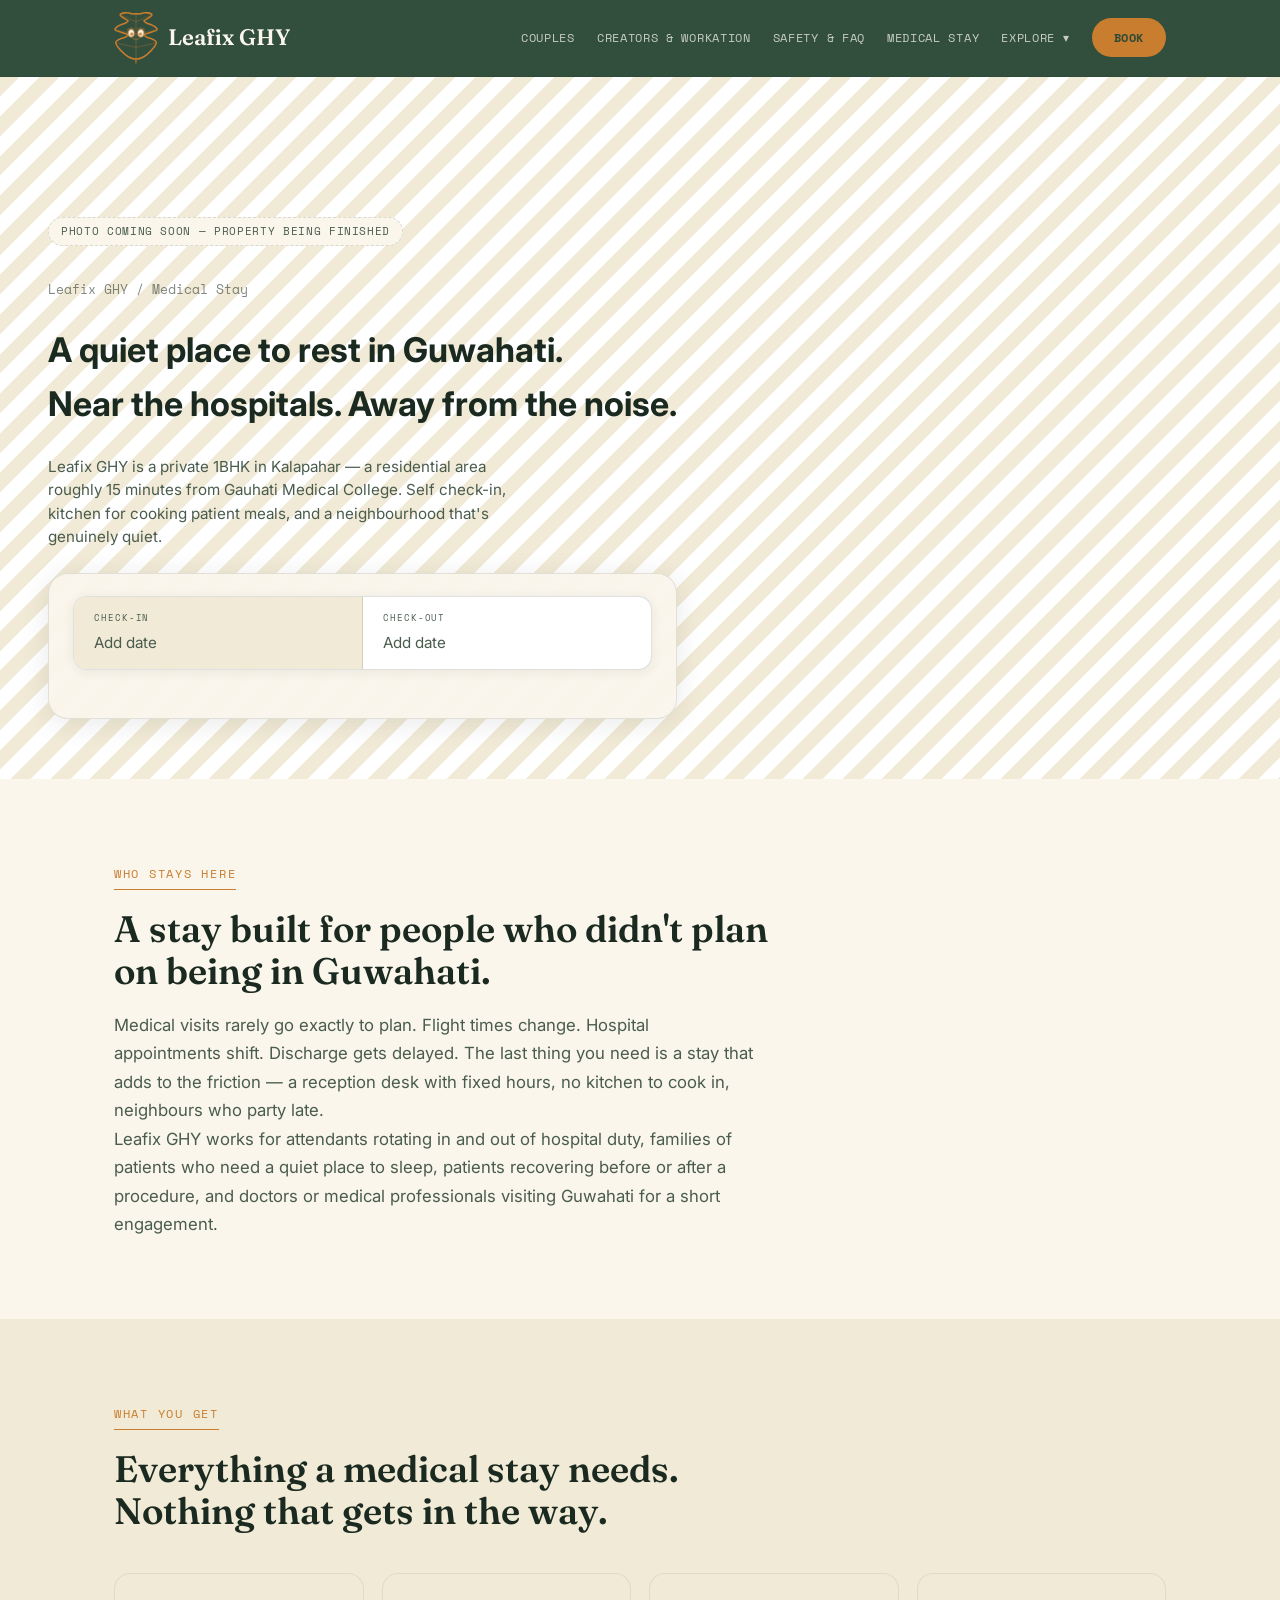
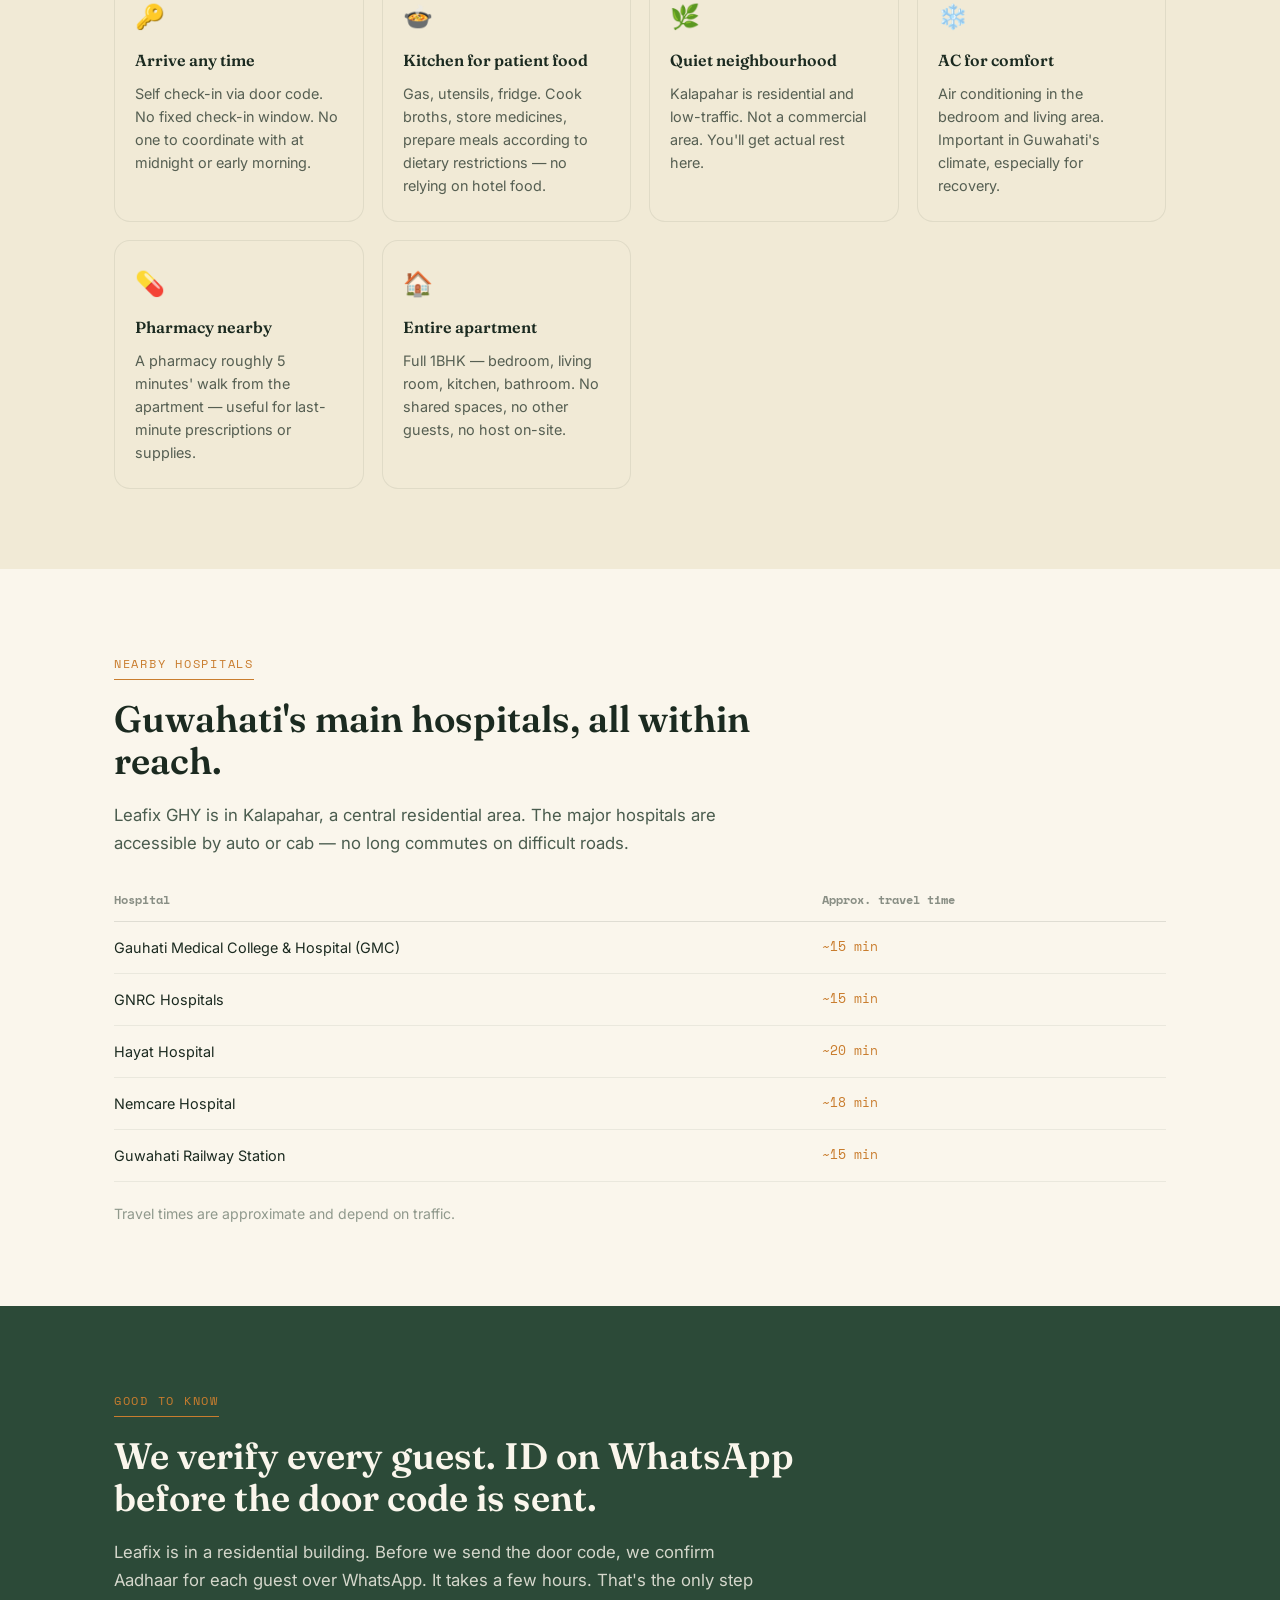
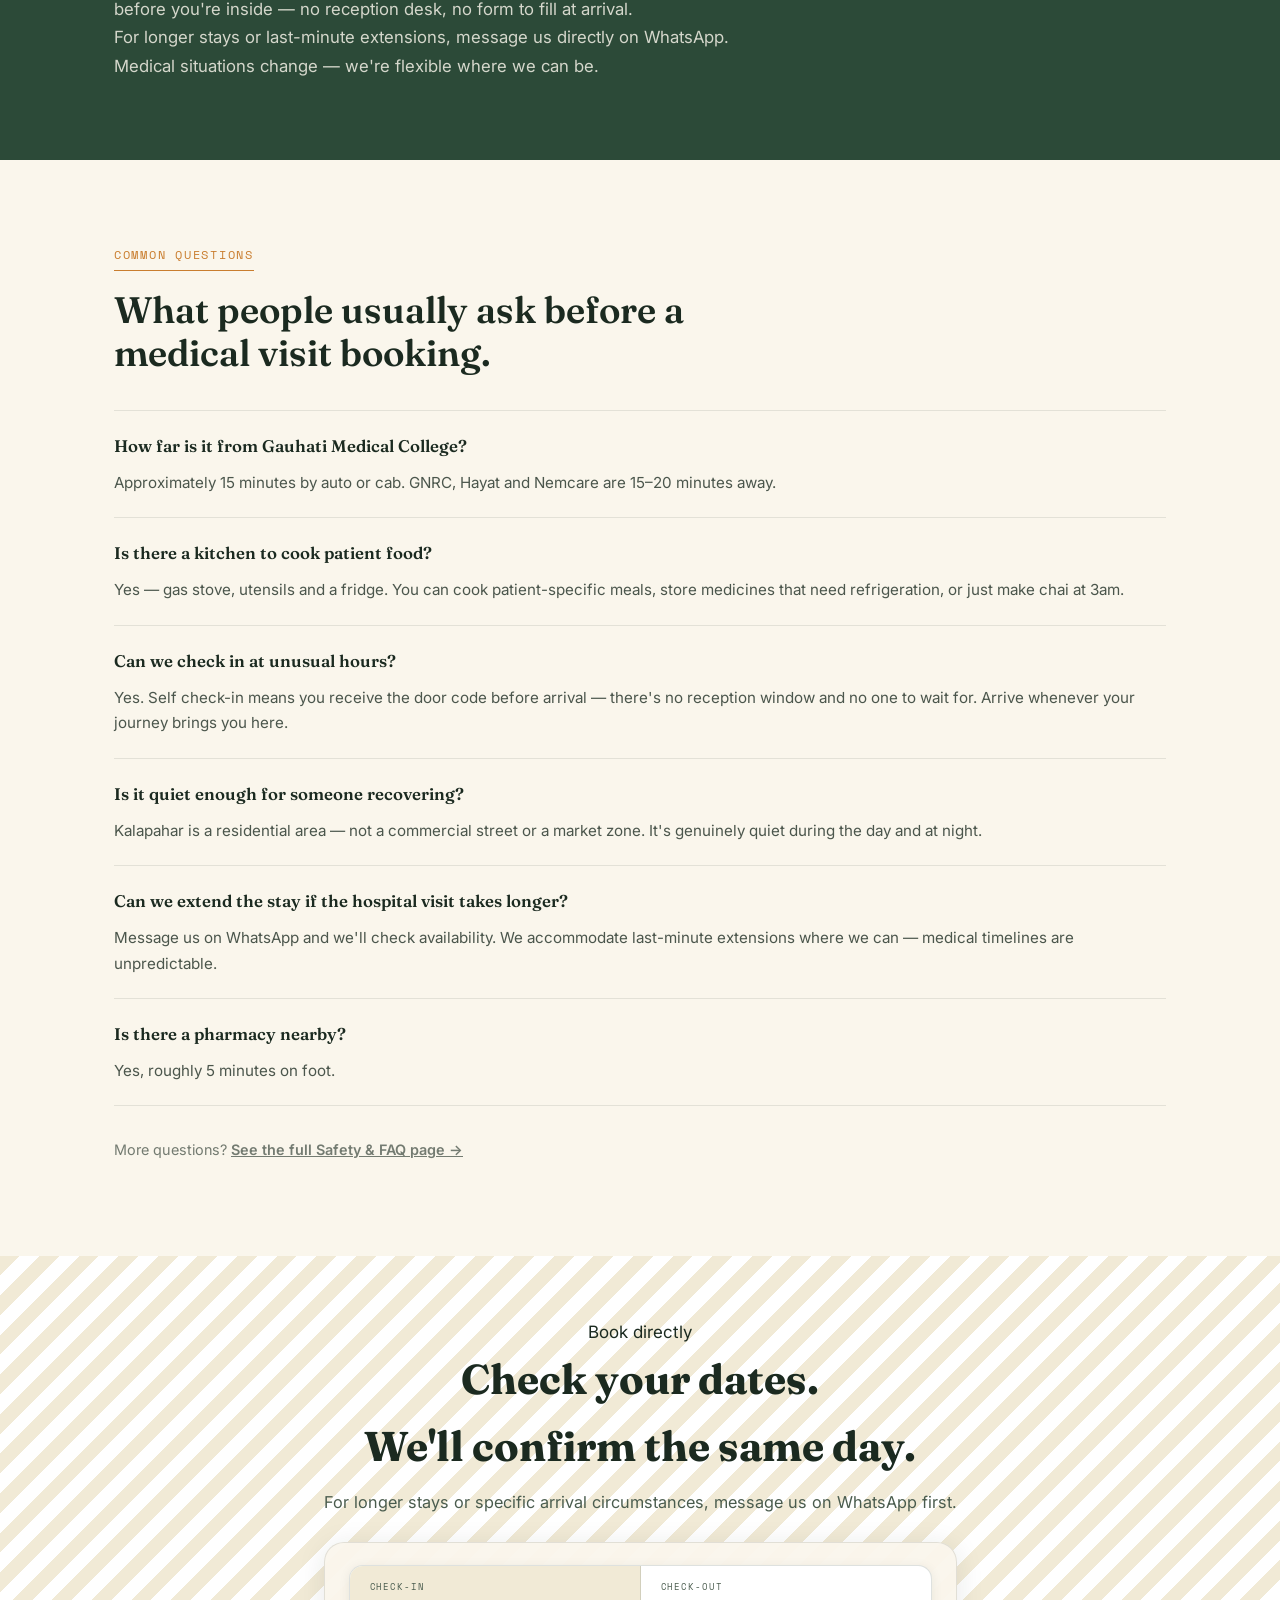
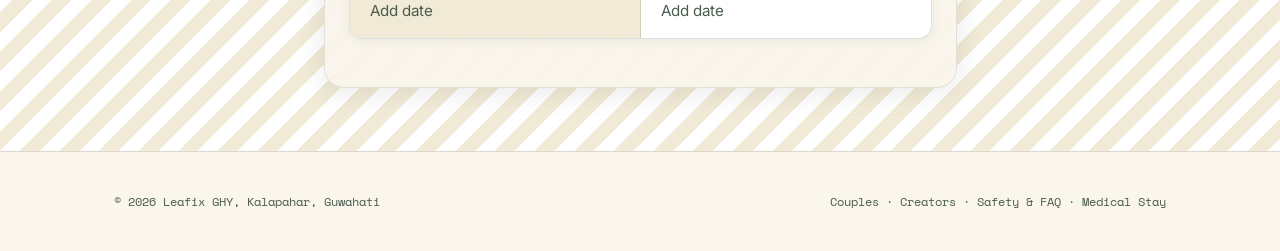
<file: medical-stay.html>
<!DOCTYPE html>
<html lang="en">
<head>
<meta charset="UTF-8">
<meta name="viewport" content="width=device-width, initial-scale=1.0">
<title>Medical Visit Stay in Guwahati – Quiet 1BHK near GMC | Leafix GHY</title>
<meta name="description" content="A private 1BHK in Kalapahar, Guwahati for patients, attendants and families visiting Gauhati Medical College and other hospitals. Quiet, self check-in, kitchen access.">
<link rel="canonical" href="https://leafix1994.in/medical-stay.html">
<meta property="og:title" content="Medical Visit Stay in Guwahati | Leafix GHY">
<meta property="og:description" content="Quiet private 1BHK for medical attendants and families near Gauhati Medical College. Self check-in, kitchen, peaceful recovery space.">
<meta property="og:type" content="website">
<meta property="og:url" content="https://leafix1994.in/medical-stay.html">
<script type="application/ld+json">
{
  "@context": "https://schema.org",
  "@type": "LodgingBusiness",
  "name": "Leafix GHY",
  "description": "Private 1BHK in Kalapahar, Guwahati for medical attendants, patients and families. Quiet residential area, self check-in, kitchen, near Gauhati Medical College.",
  "url": "https://leafix1994.in/",
  "address": {
    "@type": "PostalAddress",
    "addressLocality": "Kalapahar, Guwahati",
    "addressRegion": "Assam",
    "addressCountry": "IN"
  }
}
</script>
<script type="application/ld+json">
{
  "@context": "https://schema.org",
  "@type": "FAQPage",
  "mainEntity": [
    {
      "@type": "Question",
      "name": "Is Leafix GHY near Gauhati Medical College?",
      "acceptedAnswer": {
        "@type": "Answer",
        "text": "Gauhati Medical College is approximately 15 minutes from Leafix GHY by auto or cab. GNRC Hospitals and Hayat Hospital are also within 20 minutes. The apartment is well-placed for families attending Guwahati's major hospitals."
      }
    },
    {
      "@type": "Question",
      "name": "Is there a kitchen to cook patient food?",
      "acceptedAnswer": {
        "@type": "Answer",
        "text": "Yes — a basic kitchen with gas, utensils and a fridge is available. You can cook patient-specific meals, prepare broths, or store medicines that need refrigeration."
      }
    },
    {
      "@type": "Question",
      "name": "Is it quiet enough for recovery?",
      "acceptedAnswer": {
        "@type": "Answer",
        "text": "Kalapahar is a low-traffic residential neighbourhood. The apartment is not on a main road. It is quieter than most areas in central Guwahati."
      }
    },
    {
      "@type": "Question",
      "name": "Can we check in at odd hours if we're coming from a long journey?",
      "acceptedAnswer": {
        "@type": "Answer",
        "text": "Yes. Self check-in means the door code is sent before arrival — there is no fixed check-in window and no one to wait for. Arrive at midnight, arrive at 5am — the code works."
      }
    },
    {
      "@type": "Question",
      "name": "Can we extend the stay if needed?",
      "acceptedAnswer": {
        "@type": "Answer",
        "text": "Message us on WhatsApp and we'll check availability. Medical situations are unpredictable — we do our best to accommodate last-minute extensions."
      }
    },
    {
      "@type": "Question",
      "name": "Is there a pharmacy nearby?",
      "acceptedAnswer": {
        "@type": "Answer",
        "text": "Yes — there is a pharmacy roughly 5 minutes' walk from the apartment."
      }
    }
  ]
}
</script>
<link rel="preconnect" href="https://fonts.googleapis.com">
<link rel="preconnect" href="https://fonts.gstatic.com" crossorigin>
<link href="https://fonts.googleapis.com/css2?family=Fraunces:ital,wght@0,500;0,600;1,500&family=Inter:wght@400;500;600&family=Space+Mono&display=swap" rel="stylesheet">
<link rel="stylesheet" href="assets/style.css">
<style>
.avail-picker { margin: 0 auto; text-align: left; }
.media-hero .avail-picker,
.cta-media .avail-picker {
  background: rgba(250, 246, 236, 0.95);
  border-radius: 20px;
  padding: 22px 24px 18px;
  border: 1px solid rgba(27, 42, 32, 0.11);
  box-shadow: 0 4px 28px rgba(27, 42, 32, 0.10);
}
.perk-grid {
  display: grid;
  grid-template-columns: repeat(auto-fit, minmax(220px, 1fr));
  gap: 18px;
  margin-top: 40px;
}
.perk-card {
  background: var(--surface);
  border-radius: 16px;
  padding: 24px 20px;
  border: 1px solid rgba(27, 42, 32, 0.08);
}
.perk-icon { font-size: 1.5rem; display: block; margin-bottom: 12px; }
.perk-card h3 { font-family: 'Fraunces', serif; font-size: 1rem; font-weight: 600; color: var(--text); margin: 0 0 8px; }
.perk-card p { font-size: 0.9rem; color: var(--text); opacity: 0.72; margin: 0; line-height: 1.6; }
.faq-list { margin-top: 36px; }
.faq-item { border-bottom: 1px solid rgba(27, 42, 32, 0.1); padding: 22px 0; }
.faq-item:first-child { border-top: 1px solid rgba(27, 42, 32, 0.1); }
.faq-q { font-family: 'Fraunces', serif; font-size: 1.05rem; font-weight: 600; color: var(--text); margin: 0 0 10px; }
.faq-a { font-size: 0.95rem; color: var(--text); opacity: 0.78; margin: 0; line-height: 1.68; }
.breadcrumb { font-size: 0.82rem; color: var(--text); opacity: 0.55; margin-bottom: 10px; font-family: 'Space Mono', monospace; }
.breadcrumb a { color: inherit; text-decoration: none; }
.breadcrumb a:hover { opacity: 1; }
.hospital-table { width: 100%; border-collapse: collapse; margin-top: 32px; font-size: 0.9rem; }
.hospital-table th { text-align: left; font-family: 'Space Mono', monospace; font-size: 0.75rem; color: var(--text); opacity: 0.5; padding: 0 12px 12px 0; border-bottom: 1px solid rgba(27,42,32,0.12); }
.hospital-table td { padding: 14px 12px 14px 0; border-bottom: 1px solid rgba(27,42,32,0.07); color: var(--text); vertical-align: top; }
.hospital-table td:last-child { font-family: 'Space Mono', monospace; color: var(--amber); font-size: 0.82rem; }
</style>
</head>
<body>

<nav class="site-nav">
  <div class="wrap">
    <a href="/" class="brand">
      <svg class="brand-leaf" viewBox="0 0 100 118" fill="none" xmlns="http://www.w3.org/2000/svg" aria-hidden="true" style="overflow:visible">
        <path class="leaf-outline" d="M 50 107 C 40 107,26 100,18 90 C 10 82,4 76,4 70 C 4 64,16 60,24 58 C 28 56,32 54,32 52 C 28 48,2 44,2 40 C 2 34,16 28,24 26 C 28 24,32 22,32 20 C 28 16,12 10,14 6 C 16 2,30 0,40 4 C 44 5,46 4,50 4 C 54 4,56 5,60 4 C 70 0,84 2,86 6 C 88 10,72 16,68 20 C 68 22,72 24,76 26 C 84 28,98 34,98 40 C 98 44,72 48,68 52 C 68 54,72 56,76 58 C 84 60,96 64,96 70 C 96 76,90 82,82 90 C 74 100,60 107,50 107 Z"/>
        <line class="leaf-vein" x1="50" y1="5" x2="50" y2="107"/>
        <path class="leaf-vein" d="M 50 80 Q 28 76 4 70"/><path class="leaf-vein" d="M 50 80 Q 72 76 96 70"/>
        <path class="leaf-vein" d="M 50 50 Q 26 46 2 40"/><path class="leaf-vein" d="M 50 50 Q 74 46 98 40"/>
        <path class="leaf-vein" d="M 50 22 Q 32 14 14 6"/><path class="leaf-vein" d="M 50 22 Q 68 14 86 6"/>
        <ellipse class="leaf-eye" cx="39" cy="48" rx="7" ry="9"/><ellipse class="leaf-eye" cx="61" cy="48" rx="7" ry="9"/>
        <circle class="leaf-pupil" cx="40" cy="50" r="3.5"/><circle class="leaf-pupil" cx="60" cy="50" r="3.5"/>
        <circle class="leaf-highlight" cx="37" cy="46" r="1.8"/><circle class="leaf-highlight" cx="57" cy="46" r="1.8"/>
        <path class="leaf-eyebrow" d="M 30 40 Q 38 35 46 38"/><path class="leaf-eyebrow" d="M 70 40 Q 62 35 54 38"/>
        <path class="leaf-smile" d="M 42 59 Q 50 67 58 59"/>
        <line class="leaf-stem" x1="50" y1="107" x2="50" y2="116"/>
      </svg>
      Leafix GHY
    </a>
    <button class="nav-toggle" id="navToggle" aria-label="Menu" aria-expanded="false">☰</button>
    <ul id="navMenu">
      <li><a class="nav-link" href="/couples.html">Couples</a></li>
      <li><a class="nav-link" href="/creators-workation.html">Creators &amp; Workation</a></li>
      <li><a class="nav-link" href="/safety-faq.html">Safety &amp; FAQ</a></li>
      <li><a class="nav-link" href="/medical-stay.html">Medical Stay</a></li>
      <li class="has-dropdown">
        <a class="nav-link dropdown-trigger" href="#">Explore ▾</a>
        <div class="dropdown-menu">
          <a href="/kalapahar-guide.html">Kalapahar Guide</a>
          <a href="/guwahati-itinerary.html">Guwahati Itinerary</a>
          <a href="/romantic-spots-cafes.html">Romantic Spots &amp; Cafes</a>
          <a href="/uzan-bazar-vs-kalapahar.html">Uzan Bazar vs Kalapahar</a>
          <a href="/the-leafix-world.html">The Leafix World</a>
        </div>
      </li>
      <li><a class="nav-link nav-book-btn" href="#book">Book</a></li>
    </ul>
  </div>
</nav>

<header class="media-hero reveal">
  <div class="media-hero-overlay">
    <span class="placeholder-tag">Photo coming soon — property being finished</span>
    <p class="breadcrumb"><a href="/">Leafix GHY</a> / Medical Stay</p>
    <h1>A quiet place to rest in Guwahati.<br>Near the hospitals. Away from the noise.</h1>
    <p class="hero-sub">Leafix GHY is a private 1BHK in Kalapahar — a residential area roughly 15 minutes from Gauhati Medical College. Self check-in, kitchen for cooking patient meals, and a neighbourhood that's genuinely quiet.</p>
    <div class="avail-picker" id="picker-hero"></div>
  </div>
</header>

<section class="funnel-section reveal">
  <div class="wrap">
    <span class="eyebrow">Who stays here</span>
    <h2 class="funnel-headline">A stay built for people who didn't plan on being in Guwahati.</h2>
    <p class="funnel-body">Medical visits rarely go exactly to plan. Flight times change. Hospital appointments shift. Discharge gets delayed. The last thing you need is a stay that adds to the friction — a reception desk with fixed hours, no kitchen to cook in, neighbours who party late.</p>
    <p class="funnel-body">Leafix GHY works for attendants rotating in and out of hospital duty, families of patients who need a quiet place to sleep, patients recovering before or after a procedure, and doctors or medical professionals visiting Guwahati for a short engagement.</p>
  </div>
</section>

<section class="funnel-section reveal" style="background: var(--surface);">
  <div class="wrap">
    <span class="eyebrow">What you get</span>
    <h2 class="funnel-headline">Everything a medical stay needs. Nothing that gets in the way.</h2>
    <div class="perk-grid">
      <div class="perk-card">
        <span class="perk-icon">🔑</span>
        <h3>Arrive any time</h3>
        <p>Self check-in via door code. No fixed check-in window. No one to coordinate with at midnight or early morning.</p>
      </div>
      <div class="perk-card">
        <span class="perk-icon">🍲</span>
        <h3>Kitchen for patient food</h3>
        <p>Gas, utensils, fridge. Cook broths, store medicines, prepare meals according to dietary restrictions — no relying on hotel food.</p>
      </div>
      <div class="perk-card">
        <span class="perk-icon">🌿</span>
        <h3>Quiet neighbourhood</h3>
        <p>Kalapahar is residential and low-traffic. Not a commercial area. You'll get actual rest here.</p>
      </div>
      <div class="perk-card">
        <span class="perk-icon">❄️</span>
        <h3>AC for comfort</h3>
        <p>Air conditioning in the bedroom and living area. Important in Guwahati's climate, especially for recovery.</p>
      </div>
      <div class="perk-card">
        <span class="perk-icon">💊</span>
        <h3>Pharmacy nearby</h3>
        <p>A pharmacy roughly 5 minutes' walk from the apartment — useful for last-minute prescriptions or supplies.</p>
      </div>
      <div class="perk-card">
        <span class="perk-icon">🏠</span>
        <h3>Entire apartment</h3>
        <p>Full 1BHK — bedroom, living room, kitchen, bathroom. No shared spaces, no other guests, no host on-site.</p>
      </div>
    </div>
  </div>
</section>

<section class="funnel-section reveal">
  <div class="wrap">
    <span class="eyebrow">Nearby hospitals</span>
    <h2 class="funnel-headline">Guwahati's main hospitals, all within reach.</h2>
    <p class="funnel-body">Leafix GHY is in Kalapahar, a central residential area. The major hospitals are accessible by auto or cab — no long commutes on difficult roads.</p>
    <table class="hospital-table">
      <thead>
        <tr>
          <th>Hospital</th>
          <th>Approx. travel time</th>
        </tr>
      </thead>
      <tbody>
        <tr><td>Gauhati Medical College &amp; Hospital (GMC)</td><td>~15 min</td></tr>
        <tr><td>GNRC Hospitals</td><td>~15 min</td></tr>
        <tr><td>Hayat Hospital</td><td>~20 min</td></tr>
        <tr><td>Nemcare Hospital</td><td>~18 min</td></tr>
        <tr><td>Guwahati Railway Station</td><td>~15 min</td></tr>
      </tbody>
    </table>
    <p class="funnel-body" style="margin-top: 20px; font-size: 0.88rem; opacity: 0.6;">Travel times are approximate and depend on traffic.</p>
  </div>
</section>

<section class="funnel-section reveal" style="background: var(--dark-block); color: var(--bg);">
  <div class="wrap">
    <span class="eyebrow" style="color: var(--amber);">Good to know</span>
    <h2 class="funnel-headline" style="color: var(--bg);">We verify every guest. ID on WhatsApp before the door code is sent.</h2>
    <p class="funnel-body" style="color: var(--bg); opacity: 0.82;">Leafix is in a residential building. Before we send the door code, we confirm Aadhaar for each guest over WhatsApp. It takes a few hours. That's the only step before you're inside — no reception desk, no form to fill at arrival.</p>
    <p class="funnel-body" style="color: var(--bg); opacity: 0.82;">For longer stays or last-minute extensions, message us directly on WhatsApp. Medical situations change — we're flexible where we can be.</p>
  </div>
</section>

<section class="funnel-section reveal" id="faq">
  <div class="wrap">
    <span class="eyebrow">Common questions</span>
    <h2 class="funnel-headline">What people usually ask before a medical visit booking.</h2>
    <div class="faq-list">
      <div class="faq-item">
        <p class="faq-q">How far is it from Gauhati Medical College?</p>
        <p class="faq-a">Approximately 15 minutes by auto or cab. GNRC, Hayat and Nemcare are 15–20 minutes away.</p>
      </div>
      <div class="faq-item">
        <p class="faq-q">Is there a kitchen to cook patient food?</p>
        <p class="faq-a">Yes — gas stove, utensils and a fridge. You can cook patient-specific meals, store medicines that need refrigeration, or just make chai at 3am.</p>
      </div>
      <div class="faq-item">
        <p class="faq-q">Can we check in at unusual hours?</p>
        <p class="faq-a">Yes. Self check-in means you receive the door code before arrival — there's no reception window and no one to wait for. Arrive whenever your journey brings you here.</p>
      </div>
      <div class="faq-item">
        <p class="faq-q">Is it quiet enough for someone recovering?</p>
        <p class="faq-a">Kalapahar is a residential area — not a commercial street or a market zone. It's genuinely quiet during the day and at night.</p>
      </div>
      <div class="faq-item">
        <p class="faq-q">Can we extend the stay if the hospital visit takes longer?</p>
        <p class="faq-a">Message us on WhatsApp and we'll check availability. We accommodate last-minute extensions where we can — medical timelines are unpredictable.</p>
      </div>
      <div class="faq-item">
        <p class="faq-q">Is there a pharmacy nearby?</p>
        <p class="faq-a">Yes, roughly 5 minutes on foot.</p>
      </div>
    </div>
    <p style="margin-top: 32px; font-size: 0.9rem; opacity: 0.6;">More questions? <a href="/safety-faq.html" style="color: var(--text); font-weight: 600;">See the full Safety &amp; FAQ page →</a></p>
  </div>
</section>

<section class="cta-media reveal" id="book">
  <div class="cta-media-overlay">
    <span class="eyebrow">Book directly</span>
    <h2>Check your dates.<br>We'll confirm the same day.</h2>
    <p>For longer stays or specific arrival circumstances, message us on WhatsApp first.</p>
    <div class="avail-picker" id="picker-cta"></div>
  </div>
</section>

<footer>
  <div class="wrap">
    <span>© 2026 Leafix GHY, Kalapahar, Guwahati</span>
    <span><a href="/couples.html">Couples</a> · <a href="/creators-workation.html">Creators</a> · <a href="/safety-faq.html">Safety &amp; FAQ</a> · <a href="/medical-stay.html">Medical Stay</a></span>
  </div>
</footer>

<script>
document.addEventListener('DOMContentLoaded', function () {
  const toggle = document.getElementById('navToggle');
  const menu = document.getElementById('navMenu');
  toggle.addEventListener('click', function () {
    const isOpen = menu.classList.toggle('open');
    toggle.setAttribute('aria-expanded', isOpen ? 'true' : 'false');
  });
  const dropdownTrigger = document.querySelector('.dropdown-trigger');
  if (dropdownTrigger) {
    dropdownTrigger.addEventListener('click', function (e) {
      e.preventDefault();
      this.parentElement.classList.toggle('dropdown-open');
    });
    document.addEventListener('click', function (e) {
      if (!dropdownTrigger.parentElement.contains(e.target)) {
        dropdownTrigger.parentElement.classList.remove('dropdown-open');
      }
    });
  }
  const items = document.querySelectorAll('.reveal');
  const observer = new IntersectionObserver((entries) => {
    entries.forEach((entry) => {
      if (entry.isIntersecting) { entry.target.classList.add('visible'); observer.unobserve(entry.target); }
    });
  }, { threshold: 0.15, rootMargin: '0px 0px -40px 0px' });
  items.forEach((item) => observer.observe(item));
});
(function(){var DAYS=['Su','Mo','Tu','We','Th','Fr','Sa'],MONTHS=['January','February','March','April','May','June','July','August','September','October','November','December'];function pad(n){return n<10?'0'+n:''+n}function fmtDate(d){return MONTHS[d.getMonth()].slice(0,3)+' '+d.getDate()+', '+d.getFullYear()}function isoDate(d){return d.getFullYear()+'-'+pad(d.getMonth()+1)+'-'+pad(d.getDate())}function sameDay(a,b){return a&&b&&a.getFullYear()===b.getFullYear()&&a.getMonth()===b.getMonth()&&a.getDate()===b.getDate()}function between(d,a,b){if(!a||!b)return false;var mn=a<b?a:b,mx=a<b?b:a;return d>mn&&d<mx}var blockedSet={};function buildPicker(container,idSuffix){var today=new Date();today.setHours(0,0,0,0);var checkIn=null,checkOut=null,hoverDate=null,step='in',isOpen=false,cal0Month=today.getMonth(),cal0Year=today.getFullYear();container.innerHTML=['<div class="avail-pills">','<div class="avail-pill active" id="pill-in-'+idSuffix+'"><div class="avail-pill-label">Check-in</div><div class="avail-pill-val empty" id="pill-in-val-'+idSuffix+'">Add date</div></div>','<div class="avail-pill" id="pill-out-'+idSuffix+'"><div class="avail-pill-label">Check-out</div><div class="avail-pill-val empty" id="pill-out-val-'+idSuffix+'">Add date</div></div>','</div>','<div class="avail-cal-wrap" id="cal-wrap-'+idSuffix+'"><div class="avail-cals" id="avail-cals-'+idSuffix+'"></div><div class="avail-nights" id="avail-nights-'+idSuffix+'"></div></div>','<div id="avail-cta-'+idSuffix+'" class="avail-cta" style="display:none"><a id="avail-book-link-'+idSuffix+'" href="/book.html" class="btn btn-primary avail-btn">Book these dates →</a><p class="avail-note"><a id="avail-reset-'+idSuffix+'">Clear dates</a></p></div>'].join('');var calWrap=document.getElementById('cal-wrap-'+idSuffix),calsEl=document.getElementById('avail-cals-'+idSuffix),nightsEl=document.getElementById('avail-nights-'+idSuffix),ctaEl=document.getElementById('avail-cta-'+idSuffix),bookLink=document.getElementById('avail-book-link-'+idSuffix),pillIn=document.getElementById('pill-in-'+idSuffix),pillOut=document.getElementById('pill-out-'+idSuffix),pillInVal=document.getElementById('pill-in-val-'+idSuffix),pillOutVal=document.getElementById('pill-out-val-'+idSuffix);function openCal(){calWrap.classList.add('open');isOpen=true}function closeCal(){calWrap.classList.remove('open');isOpen=false}function pickDate(d){if(step==='in'){checkIn=d;checkOut=null;step='out'}else{if(d<=checkIn){checkIn=d;checkOut=null;step='out'}else{checkOut=d;step='done'}}updatePills();renderCals()}function renderCals(){calsEl.innerHTML='';for(var m=0;m<2;m++){var yr=cal0Year,mo=cal0Month+m;if(mo>11){mo-=12;yr+=1}calsEl.appendChild(buildMonth(yr,mo))}calsEl.querySelectorAll('.cal-avail').forEach(function(cell){var d=new Date(cell.dataset.date+'T00:00:00');cell.addEventListener('touchend',function(e){e.stopPropagation();e.preventDefault();pickDate(d)});cell.addEventListener('click',function(e){e.stopPropagation();pickDate(d)})})}function buildMonth(yr,mo){var div=document.createElement('div');div.className='cal-month';var firstDay=new Date(yr,mo,1).getDay(),daysInMonth=new Date(yr,mo+1,0).getDate(),html='<div class="cal-month-head">'+MONTHS[mo]+' '+yr+'</div><div class="cal-days-grid">';DAYS.forEach(function(d){html+='<div class="cal-day-hdr">'+d+'</div>'});for(var i=0;i<firstDay;i++)html+='<div class="cal-day cal-day-empty"></div>';for(var d=1;d<=daysInMonth;d++){var date=new Date(yr,mo,d),dateStr=isoDate(date),isPast=date<today,isBlocked=!!blockedSet[dateStr],isToday=sameDay(date,today),isStart=sameDay(date,checkIn),isEnd=sameDay(date,checkOut),isRange=between(date,checkIn,checkOut||hoverDate),cls='cal-day ';if(isPast)cls+='cal-past';else if(isBlocked)cls+='cal-blocked';else if(isStart&&isEnd)cls+='cal-avail cal-start cal-end';else if(isStart)cls+='cal-avail cal-start';else if(isEnd)cls+='cal-avail cal-end';else if(isRange)cls+='cal-avail cal-range';else cls+='cal-avail';if(isToday&&!isPast&&!isBlocked)cls+=' cal-today';html+='<div class="'+cls+'" data-date="'+dateStr+'">'+d+'</div>'}html+='</div>';div.innerHTML=html;return div}function updatePills(){pillInVal.textContent=checkIn?fmtDate(checkIn):'Add date';pillOutVal.textContent=checkOut?fmtDate(checkOut):(step==='out'&&isOpen?'↓ tap a date':'Add date');pillInVal.className='avail-pill-val'+(checkIn?'':' empty');pillOutVal.className='avail-pill-val'+(checkOut?'':' empty');pillIn.className='avail-pill'+(step==='in'?' active':'');pillOut.className='avail-pill'+(step==='out'?' active':'');if(checkIn&&checkOut){var nights=Math.round((checkOut-checkIn)/(1000*60*60*24));nightsEl.textContent=nights+(nights===1?' night':' nights');nightsEl.style.display='block';bookLink.href='/book.html?in='+isoDate(checkIn)+'&out='+isoDate(checkOut);ctaEl.style.display='block';setTimeout(closeCal,420)}else{nightsEl.style.display='none';ctaEl.style.display='none'}}calsEl.addEventListener('mouseover',function(e){var cell=e.target.closest('.cal-avail');if(!cell||step!=='out'||!checkIn)return;hoverDate=new Date(cell.dataset.date+'T00:00:00');renderCals()});calsEl.addEventListener('mouseleave',function(){hoverDate=null;renderCals()});pillIn.addEventListener('click',function(e){e.stopPropagation();if(isOpen&&step==='in'){closeCal();return}step='in';checkIn=null;checkOut=null;updatePills();renderCals();openCal()});pillOut.addEventListener('click',function(e){e.stopPropagation();if(isOpen&&step==='out'&&checkOut){closeCal();return}if(isOpen&&step==='out'){return}step=checkIn?'out':'in';updatePills();renderCals();openCal()});document.addEventListener('click',function(e){if(!isOpen)return;if(!container.contains(e.target))closeCal()});var resetBtn=document.getElementById('avail-reset-'+idSuffix);if(resetBtn)resetBtn.addEventListener('click',function(e){e.preventDefault();checkIn=null;checkOut=null;step='in';updatePills();renderCals();openCal()});renderCals();updatePills()}function initPickers(){document.querySelectorAll('.avail-picker').forEach(function(p,i){buildPicker(p,i)})}document.addEventListener('DOMContentLoaded',function(){fetch('/blocked.json').then(function(r){return r.ok?r.json():[]}).then(function(dates){dates.forEach(function(s){blockedSet[s]=true});initPickers()}).catch(function(){initPickers()})})})();
</script>
</body>
</html>
</file>
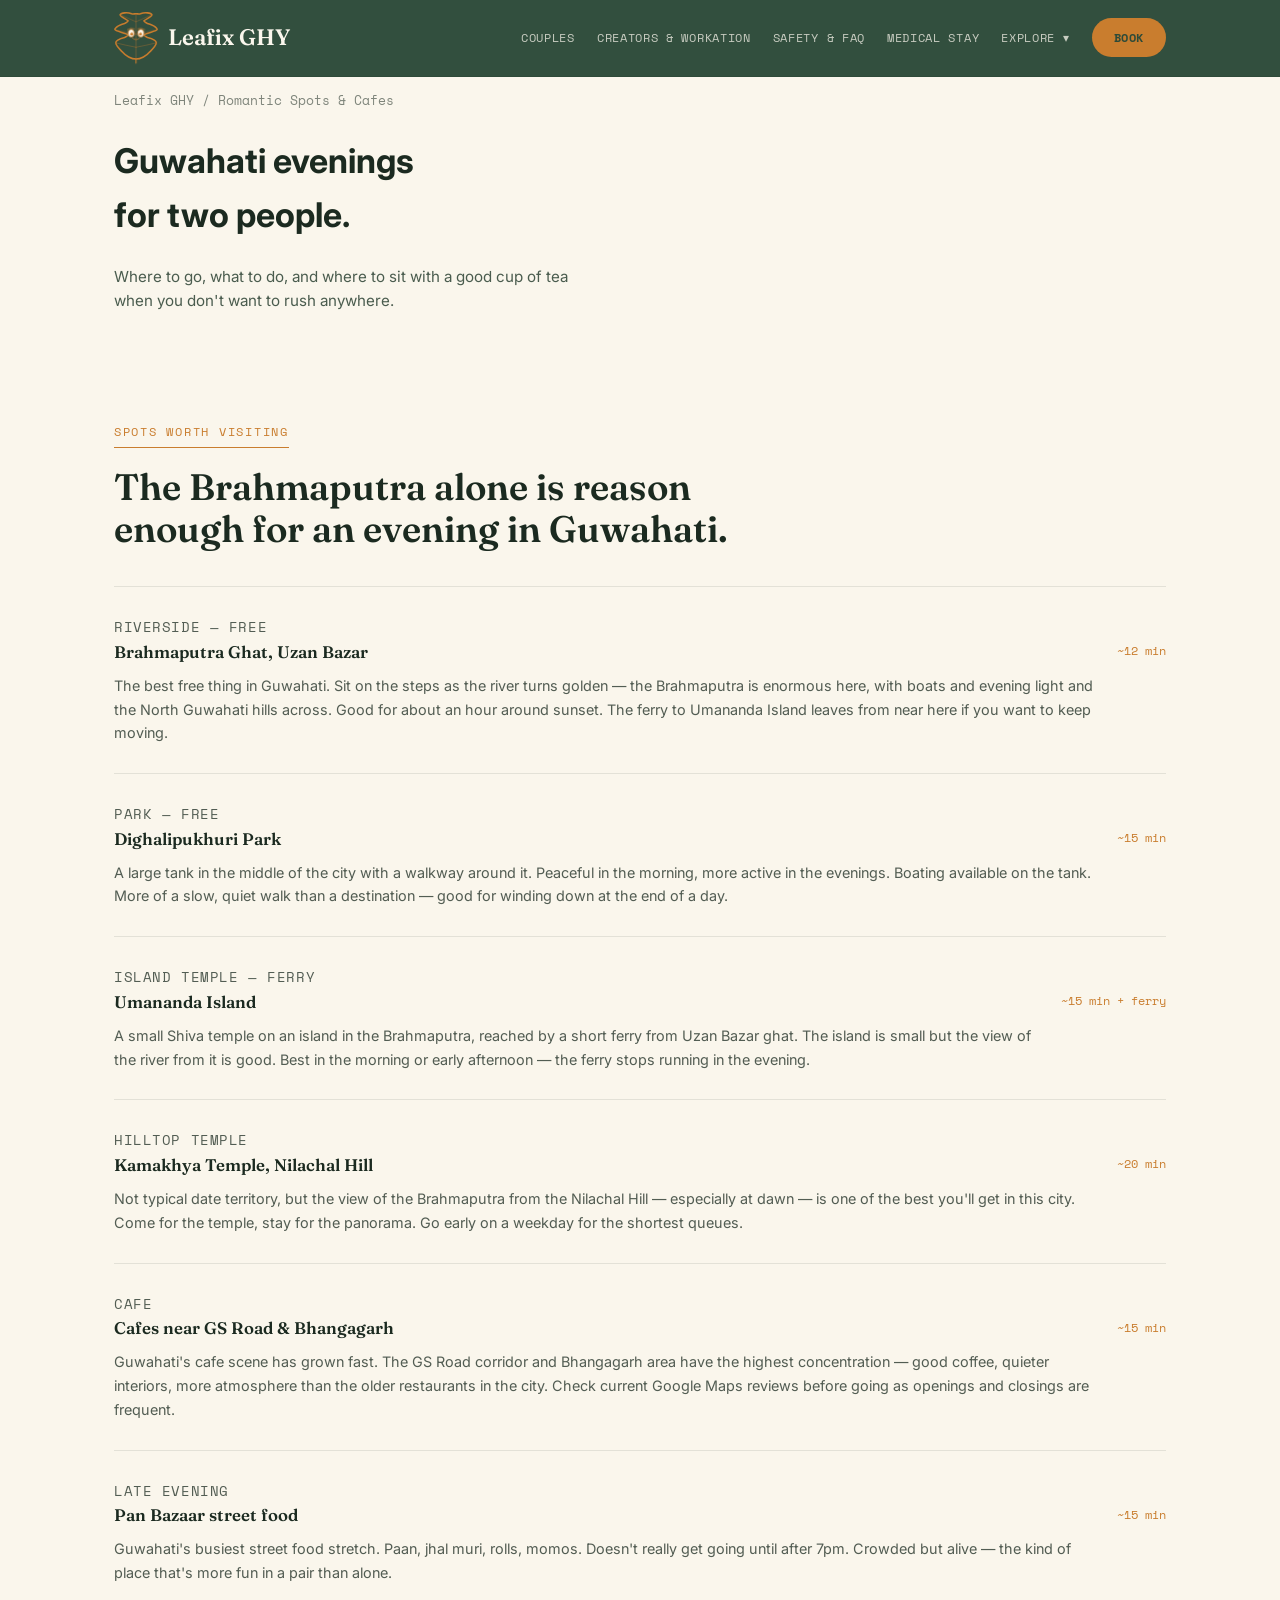
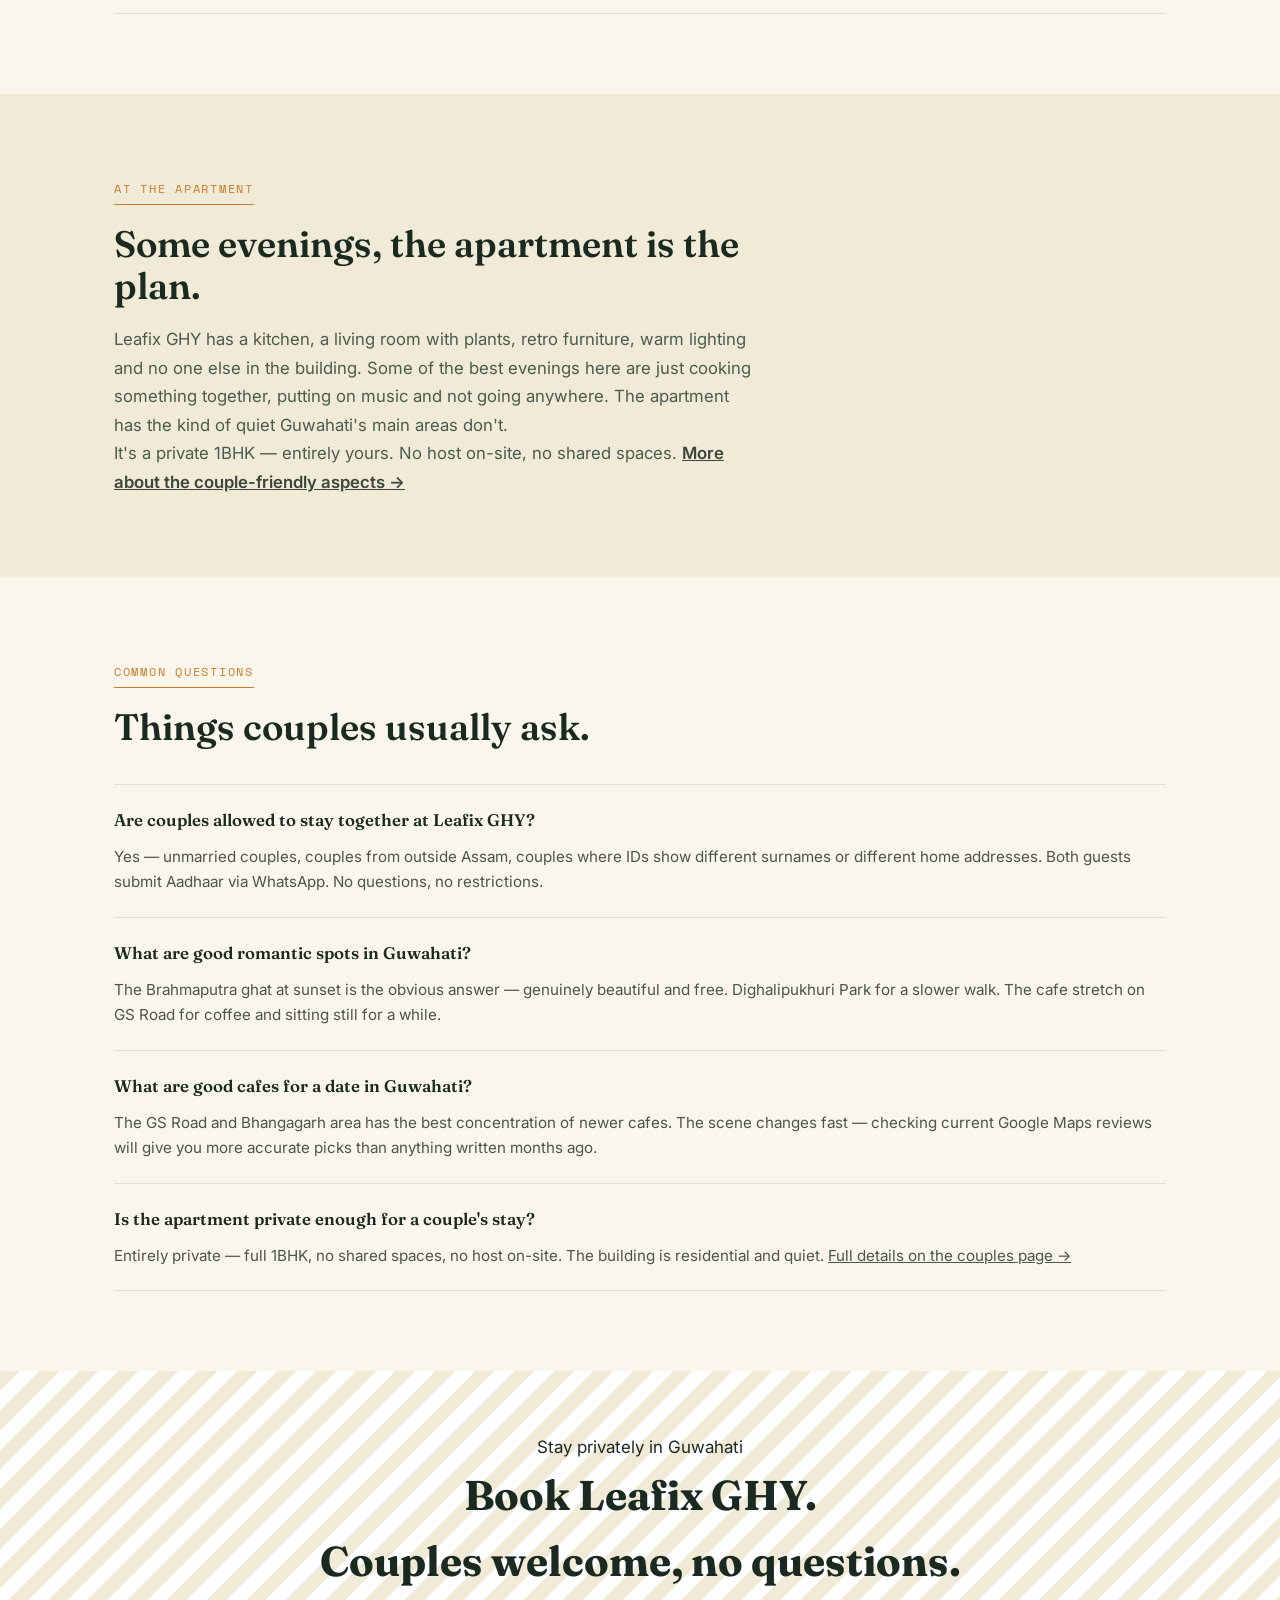
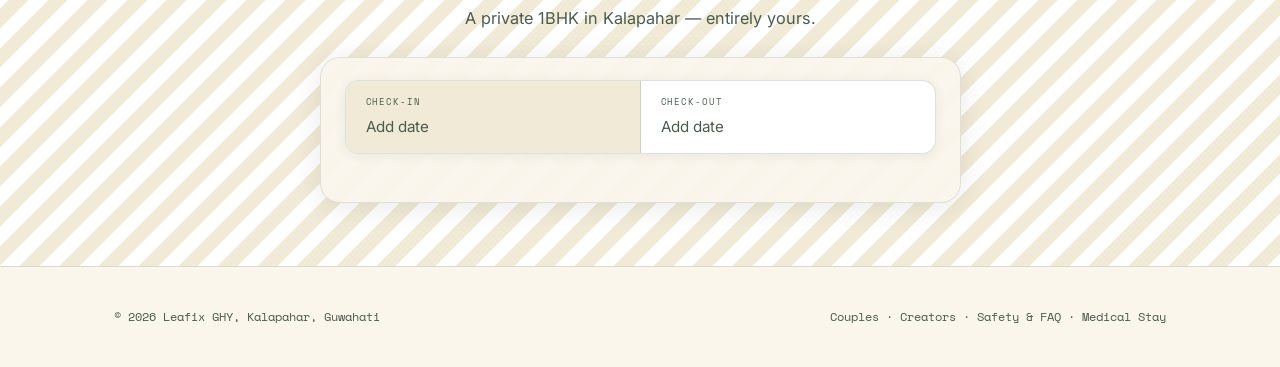
<file: romantic-spots&cafes.html>
<!DOCTYPE html>
<html lang="en">
<head>
<meta charset="UTF-8">
<meta name="viewport" content="width=device-width, initial-scale=1.0">
<title>Romantic Spots & Cafes near Kalapahar, Guwahati | Leafix GHY</title>
<meta name="description" content="Romantic cafes, evening walks, and couple-friendly spots in Guwahati — near Kalapahar and Leafix GHY. Brahmaputra ghat views, quiet cafes, and a few places worth the auto fare.">
<link rel="canonical" href="https://leafix1994.in/romantic-spots-cafes.html">
<meta property="og:title" content="Romantic Spots &amp; Cafes near Leafix GHY, Guwahati">
<meta property="og:description" content="Date spots, cafes, evening walks and riverside views near Kalapahar, Guwahati. A guide for couples staying at Leafix GHY.">
<meta property="og:type" content="website">
<meta property="og:url" content="https://leafix1994.in/romantic-spots-cafes.html">
<script type="application/ld+json">
{
  "@context": "https://schema.org",
  "@type": "FAQPage",
  "mainEntity": [
    {
      "@type": "Question",
      "name": "What are good romantic spots in Guwahati for couples?",
      "acceptedAnswer": {
        "@type": "Answer",
        "text": "The Brahmaputra riverfront at Uzan Bazar ghat is one of the best free spots — sunset views, boats, cool evenings. For cafes, Guwahati has a growing cafe scene especially along GS Road and near Cotton University. Dighalipukhuri Park is a good mid-day walk. Nehru Park near the river is scenic in the morning."
      }
    },
    {
      "@type": "Question",
      "name": "Are couples allowed to stay together in Guwahati hotels?",
      "acceptedAnswer": {
        "@type": "Answer",
        "text": "Leafix GHY explicitly welcomes unmarried couples. Both guests submit Aadhaar verification — there are no restrictions, no questions, no uncomfortable check-in conversations. The apartment is entirely private."
      }
    },
    {
      "@type": "Question",
      "name": "What cafes are good for a date in Guwahati?",
      "acceptedAnswer": {
        "@type": "Answer",
        "text": "Guwahati's cafe scene has grown considerably. Areas around GS Road and Bhangagarh have several good options — good coffee, quieter interiors, more atmosphere than the older restaurants. Many have changed since this was written, so checking current Google reviews for cafes near your area is a good idea."
      }
    }
  ]
}
</script>
<link rel="preconnect" href="https://fonts.googleapis.com">
<link rel="preconnect" href="https://fonts.gstatic.com" crossorigin>
<link href="https://fonts.googleapis.com/css2?family=Fraunces:ital,wght@0,500;0,600;1,500&family=Inter:wght@400;500;600&family=Space Mono&display=swap" rel="stylesheet">
<link rel="stylesheet" href="assets/style.css">
<style>
.avail-picker { margin: 0 auto; text-align: left; }
.cta-media .avail-picker {
  background: rgba(250, 246, 236, 0.95);
  border-radius: 20px;
  padding: 22px 24px 18px;
  border: 1px solid rgba(27, 42, 32, 0.11);
  box-shadow: 0 4px 28px rgba(27, 42, 32, 0.10);
}
.breadcrumb { font-size: 0.82rem; color: var(--text); opacity: 0.55; margin-bottom: 10px; font-family: 'Space Mono', monospace; }
.breadcrumb a { color: inherit; text-decoration: none; }
.spot-list { display: flex; flex-direction: column; gap: 0; margin-top: 36px; }
.spot-item { padding: 28px 0; border-bottom: 1px solid rgba(27,42,32,0.1); display: grid; grid-template-columns: 1fr auto; gap: 16px; align-items: start; }
.spot-item:first-child { border-top: 1px solid rgba(27,42,32,0.1); }
.spot-tag { font-family: 'Space Mono', monospace; font-size: 0.7rem; color: var(--amber); text-transform: uppercase; letter-spacing: 0.04em; margin: 0 0 8px; }
.spot-item h3 { font-family: 'Fraunces', serif; font-size: 1.05rem; font-weight: 600; color: var(--text); margin: 0 0 8px; }
.spot-item p { font-size: 0.9rem; color: var(--text); opacity: 0.75; margin: 0; line-height: 1.65; }
.spot-distance { font-family: 'Space Mono', monospace; font-size: 0.75rem; color: var(--amber); white-space: nowrap; padding-top: 26px; }
.faq-list { margin-top: 36px; }
.faq-item { border-bottom: 1px solid rgba(27, 42, 32, 0.1); padding: 22px 0; }
.faq-item:first-child { border-top: 1px solid rgba(27, 42, 32, 0.1); }
.faq-q { font-family: 'Fraunces', serif; font-size: 1.05rem; font-weight: 600; color: var(--text); margin: 0 0 10px; }
.faq-a { font-size: 0.95rem; color: var(--text); opacity: 0.78; margin: 0; line-height: 1.68; }
</style>
</head>
<body>

<nav class="site-nav">
  <div class="wrap">
    <a href="/" class="brand">
      <svg class="brand-leaf" viewBox="0 0 100 118" fill="none" xmlns="http://www.w3.org/2000/svg" aria-hidden="true" style="overflow:visible">
        <path class="leaf-outline" d="M 50 107 C 40 107,26 100,18 90 C 10 82,4 76,4 70 C 4 64,16 60,24 58 C 28 56,32 54,32 52 C 28 48,2 44,2 40 C 2 34,16 28,24 26 C 28 24,32 22,32 20 C 28 16,12 10,14 6 C 16 2,30 0,40 4 C 44 5,46 4,50 4 C 54 4,56 5,60 4 C 70 0,84 2,86 6 C 88 10,72 16,68 20 C 68 22,72 24,76 26 C 84 28,98 34,98 40 C 98 44,72 48,68 52 C 68 54,72 56,76 58 C 84 60,96 64,96 70 C 96 76,90 82,82 90 C 74 100,60 107,50 107 Z"/>
        <line class="leaf-vein" x1="50" y1="5" x2="50" y2="107"/>
        <path class="leaf-vein" d="M 50 80 Q 28 76 4 70"/><path class="leaf-vein" d="M 50 80 Q 72 76 96 70"/>
        <path class="leaf-vein" d="M 50 50 Q 26 46 2 40"/><path class="leaf-vein" d="M 50 50 Q 74 46 98 40"/>
        <path class="leaf-vein" d="M 50 22 Q 32 14 14 6"/><path class="leaf-vein" d="M 50 22 Q 68 14 86 6"/>
        <ellipse class="leaf-eye" cx="39" cy="48" rx="7" ry="9"/><ellipse class="leaf-eye" cx="61" cy="48" rx="7" ry="9"/>
        <circle class="leaf-pupil" cx="40" cy="50" r="3.5"/><circle class="leaf-pupil" cx="60" cy="50" r="3.5"/>
        <circle class="leaf-highlight" cx="37" cy="46" r="1.8"/><circle class="leaf-highlight" cx="57" cy="46" r="1.8"/>
        <path class="leaf-eyebrow" d="M 30 40 Q 38 35 46 38"/><path class="leaf-eyebrow" d="M 70 40 Q 62 35 54 38"/>
        <path class="leaf-smile" d="M 42 59 Q 50 67 58 59"/>
        <line class="leaf-stem" x1="50" y1="107" x2="50" y2="116"/>
      </svg>
      Leafix GHY
    </a>
    <button class="nav-toggle" id="navToggle" aria-label="Menu" aria-expanded="false">☰</button>
    <ul id="navMenu">
      <li><a class="nav-link" href="/couples.html">Couples</a></li>
      <li><a class="nav-link" href="/creators-workation.html">Creators &amp; Workation</a></li>
      <li><a class="nav-link" href="/safety-faq.html">Safety &amp; FAQ</a></li>
      <li><a class="nav-link" href="/medical-stay.html">Medical Stay</a></li>
      <li class="has-dropdown">
        <a class="nav-link dropdown-trigger" href="#">Explore ▾</a>
        <div class="dropdown-menu">
          <a href="/kalapahar-guide.html">Kalapahar Guide</a>
          <a href="/guwahati-itinerary.html">Guwahati Itinerary</a>
          <a href="/romantic-spots-cafes.html">Romantic Spots &amp; Cafes</a>
          <a href="/uzan-bazar-vs-kalapahar.html">Uzan Bazar vs Kalapahar</a>
          <a href="/the-leafix-world.html">The Leafix World</a>
        </div>
      </li>
      <li><a class="nav-link nav-book-btn" href="#book">Book</a></li>
    </ul>
  </div>
</nav>

<header class="page-hero reveal">
  <div class="wrap">
    <p class="breadcrumb"><a href="/">Leafix GHY</a> / Romantic Spots &amp; Cafes</p>
    <h1>Guwahati evenings<br>for two people.</h1>
    <p class="hero-sub">Where to go, what to do, and where to sit with a good cup of tea when you don't want to rush anywhere.</p>
  </div>
</header>

<section class="funnel-section reveal">
  <div class="wrap">
    <span class="eyebrow">Spots worth visiting</span>
    <h2 class="funnel-headline">The Brahmaputra alone is reason enough for an evening in Guwahati.</h2>
    <div class="spot-list">
      <div class="spot-item">
        <div>
          <p class="spot-tag">Riverside — free</p>
          <h3>Brahmaputra Ghat, Uzan Bazar</h3>
          <p>The best free thing in Guwahati. Sit on the steps as the river turns golden — the Brahmaputra is enormous here, with boats and evening light and the North Guwahati hills across. Good for about an hour around sunset. The ferry to Umananda Island leaves from near here if you want to keep moving.</p>
        </div>
        <span class="spot-distance">~12 min</span>
      </div>
      <div class="spot-item">
        <div>
          <p class="spot-tag">Park — free</p>
          <h3>Dighalipukhuri Park</h3>
          <p>A large tank in the middle of the city with a walkway around it. Peaceful in the morning, more active in the evenings. Boating available on the tank. More of a slow, quiet walk than a destination — good for winding down at the end of a day.</p>
        </div>
        <span class="spot-distance">~15 min</span>
      </div>
      <div class="spot-item">
        <div>
          <p class="spot-tag">Island temple — ferry</p>
          <h3>Umananda Island</h3>
          <p>A small Shiva temple on an island in the Brahmaputra, reached by a short ferry from Uzan Bazar ghat. The island is small but the view of the river from it is good. Best in the morning or early afternoon — the ferry stops running in the evening.</p>
        </div>
        <span class="spot-distance">~15 min + ferry</span>
      </div>
      <div class="spot-item">
        <div>
          <p class="spot-tag">Hilltop temple</p>
          <h3>Kamakhya Temple, Nilachal Hill</h3>
          <p>Not typical date territory, but the view of the Brahmaputra from the Nilachal Hill — especially at dawn — is one of the best you'll get in this city. Come for the temple, stay for the panorama. Go early on a weekday for the shortest queues.</p>
        </div>
        <span class="spot-distance">~20 min</span>
      </div>
      <div class="spot-item">
        <div>
          <p class="spot-tag">Cafe</p>
          <h3>Cafes near GS Road &amp; Bhangagarh</h3>
          <p>Guwahati's cafe scene has grown fast. The GS Road corridor and Bhangagarh area have the highest concentration — good coffee, quieter interiors, more atmosphere than the older restaurants in the city. Check current Google Maps reviews before going as openings and closings are frequent.</p>
        </div>
        <span class="spot-distance">~15 min</span>
      </div>
      <div class="spot-item">
        <div>
          <p class="spot-tag">Late evening</p>
          <h3>Pan Bazaar street food</h3>
          <p>Guwahati's busiest street food stretch. Paan, jhal muri, rolls, momos. Doesn't really get going until after 7pm. Crowded but alive — the kind of place that's more fun in a pair than alone.</p>
        </div>
        <span class="spot-distance">~15 min</span>
      </div>
    </div>
  </div>
</section>

<section class="funnel-section reveal" style="background: var(--surface);">
  <div class="wrap">
    <span class="eyebrow">At the apartment</span>
    <h2 class="funnel-headline">Some evenings, the apartment is the plan.</h2>
    <p class="funnel-body">Leafix GHY has a kitchen, a living room with plants, retro furniture, warm lighting and no one else in the building. Some of the best evenings here are just cooking something together, putting on music and not going anywhere. The apartment has the kind of quiet Guwahati's main areas don't.</p>
    <p class="funnel-body">It's a private 1BHK — entirely yours. No host on-site, no shared spaces. <a href="/couples.html" style="color: var(--text); font-weight: 600; opacity: 0.85;">More about the couple-friendly aspects →</a></p>
  </div>
</section>

<section class="funnel-section reveal">
  <div class="wrap">
    <span class="eyebrow">Common questions</span>
    <h2 class="funnel-headline">Things couples usually ask.</h2>
    <div class="faq-list">
      <div class="faq-item">
        <p class="faq-q">Are couples allowed to stay together at Leafix GHY?</p>
        <p class="faq-a">Yes — unmarried couples, couples from outside Assam, couples where IDs show different surnames or different home addresses. Both guests submit Aadhaar via WhatsApp. No questions, no restrictions.</p>
      </div>
      <div class="faq-item">
        <p class="faq-q">What are good romantic spots in Guwahati?</p>
        <p class="faq-a">The Brahmaputra ghat at sunset is the obvious answer — genuinely beautiful and free. Dighalipukhuri Park for a slower walk. The cafe stretch on GS Road for coffee and sitting still for a while.</p>
      </div>
      <div class="faq-item">
        <p class="faq-q">What are good cafes for a date in Guwahati?</p>
        <p class="faq-a">The GS Road and Bhangagarh area has the best concentration of newer cafes. The scene changes fast — checking current Google Maps reviews will give you more accurate picks than anything written months ago.</p>
      </div>
      <div class="faq-item">
        <p class="faq-q">Is the apartment private enough for a couple's stay?</p>
        <p class="faq-a">Entirely private — full 1BHK, no shared spaces, no host on-site. The building is residential and quiet. <a href="/couples.html" style="color: var(--text);">Full details on the couples page →</a></p>
      </div>
    </div>
  </div>
</section>

<section class="cta-media reveal" id="book">
  <div class="cta-media-overlay">
    <span class="eyebrow">Stay privately in Guwahati</span>
    <h2>Book Leafix GHY.<br>Couples welcome, no questions.</h2>
    <p>A private 1BHK in Kalapahar — entirely yours.</p>
    <div class="avail-picker" id="picker-cta"></div>
  </div>
</section>

<footer>
  <div class="wrap">
    <span>© 2026 Leafix GHY, Kalapahar, Guwahati</span>
    <span><a href="/couples.html">Couples</a> · <a href="/creators-workation.html">Creators</a> · <a href="/safety-faq.html">Safety &amp; FAQ</a> · <a href="/medical-stay.html">Medical Stay</a></span>
  </div>
</footer>

<script>
document.addEventListener('DOMContentLoaded', function () {
  const toggle = document.getElementById('navToggle');
  const menu = document.getElementById('navMenu');
  toggle.addEventListener('click', function () {
    const isOpen = menu.classList.toggle('open');
    toggle.setAttribute('aria-expanded', isOpen ? 'true' : 'false');
  });
  const dropdownTrigger = document.querySelector('.dropdown-trigger');
  if (dropdownTrigger) {
    dropdownTrigger.addEventListener('click', function (e) {
      e.preventDefault();
      this.parentElement.classList.toggle('dropdown-open');
    });
    document.addEventListener('click', function (e) {
      if (!dropdownTrigger.parentElement.contains(e.target)) {
        dropdownTrigger.parentElement.classList.remove('dropdown-open');
      }
    });
  }
  const items = document.querySelectorAll('.reveal');
  const observer = new IntersectionObserver((entries) => {
    entries.forEach((entry) => {
      if (entry.isIntersecting) { entry.target.classList.add('visible'); observer.unobserve(entry.target); }
    });
  }, { threshold: 0.15, rootMargin: '0px 0px -40px 0px' });
  items.forEach((item) => observer.observe(item));
});
(function(){var DAYS=['Su','Mo','Tu','We','Th','Fr','Sa'],MONTHS=['January','February','March','April','May','June','July','August','September','October','November','December'];function pad(n){return n<10?'0'+n:''+n}function fmtDate(d){return MONTHS[d.getMonth()].slice(0,3)+' '+d.getDate()+', '+d.getFullYear()}function isoDate(d){return d.getFullYear()+'-'+pad(d.getMonth()+1)+'-'+pad(d.getDate())}function sameDay(a,b){return a&&b&&a.getFullYear()===b.getFullYear()&&a.getMonth()===b.getMonth()&&a.getDate()===b.getDate()}function between(d,a,b){if(!a||!b)return false;var mn=a<b?a:b,mx=a<b?b:a;return d>mn&&d<mx}var blockedSet={};function buildPicker(container,idSuffix){var today=new Date();today.setHours(0,0,0,0);var checkIn=null,checkOut=null,hoverDate=null,step='in',isOpen=false,cal0Month=today.getMonth(),cal0Year=today.getFullYear();container.innerHTML=['<div class="avail-pills">','<div class="avail-pill active" id="pill-in-'+idSuffix+'"><div class="avail-pill-label">Check-in</div><div class="avail-pill-val empty" id="pill-in-val-'+idSuffix+'">Add date</div></div>','<div class="avail-pill" id="pill-out-'+idSuffix+'"><div class="avail-pill-label">Check-out</div><div class="avail-pill-val empty" id="pill-out-val-'+idSuffix+'">Add date</div></div>','</div>','<div class="avail-cal-wrap" id="cal-wrap-'+idSuffix+'"><div class="avail-cals" id="avail-cals-'+idSuffix+'"></div><div class="avail-nights" id="avail-nights-'+idSuffix+'"></div></div>','<div id="avail-cta-'+idSuffix+'" class="avail-cta" style="display:none"><a id="avail-book-link-'+idSuffix+'" href="/book.html" class="btn btn-primary avail-btn">Book these dates →</a><p class="avail-note"><a id="avail-reset-'+idSuffix+'">Clear dates</a></p></div>'].join('');var calWrap=document.getElementById('cal-wrap-'+idSuffix),calsEl=document.getElementById('avail-cals-'+idSuffix),nightsEl=document.getElementById('avail-nights-'+idSuffix),ctaEl=document.getElementById('avail-cta-'+idSuffix),bookLink=document.getElementById('avail-book-link-'+idSuffix),pillIn=document.getElementById('pill-in-'+idSuffix),pillOut=document.getElementById('pill-out-'+idSuffix),pillInVal=document.getElementById('pill-in-val-'+idSuffix),pillOutVal=document.getElementById('pill-out-val-'+idSuffix);function openCal(){calWrap.classList.add('open');isOpen=true}function closeCal(){calWrap.classList.remove('open');isOpen=false}function pickDate(d){if(step==='in'){checkIn=d;checkOut=null;step='out'}else{if(d<=checkIn){checkIn=d;checkOut=null;step='out'}else{checkOut=d;step='done'}}updatePills();renderCals()}function renderCals(){calsEl.innerHTML='';for(var m=0;m<2;m++){var yr=cal0Year,mo=cal0Month+m;if(mo>11){mo-=12;yr+=1}calsEl.appendChild(buildMonth(yr,mo))}calsEl.querySelectorAll('.cal-avail').forEach(function(cell){var d=new Date(cell.dataset.date+'T00:00:00');cell.addEventListener('touchend',function(e){e.stopPropagation();e.preventDefault();pickDate(d)});cell.addEventListener('click',function(e){e.stopPropagation();pickDate(d)})})}function buildMonth(yr,mo){var div=document.createElement('div');div.className='cal-month';var firstDay=new Date(yr,mo,1).getDay(),daysInMonth=new Date(yr,mo+1,0).getDate(),html='<div class="cal-month-head">'+MONTHS[mo]+' '+yr+'</div><div class="cal-days-grid">';DAYS.forEach(function(d){html+='<div class="cal-day-hdr">'+d+'</div>'});for(var i=0;i<firstDay;i++)html+='<div class="cal-day cal-day-empty"></div>';for(var d=1;d<=daysInMonth;d++){var date=new Date(yr,mo,d),dateStr=isoDate(date),isPast=date<today,isBlocked=!!blockedSet[dateStr],isToday=sameDay(date,today),isStart=sameDay(date,checkIn),isEnd=sameDay(date,checkOut),isRange=between(date,checkIn,checkOut||hoverDate),cls='cal-day ';if(isPast)cls+='cal-past';else if(isBlocked)cls+='cal-blocked';else if(isStart&&isEnd)cls+='cal-avail cal-start cal-end';else if(isStart)cls+='cal-avail cal-start';else if(isEnd)cls+='cal-avail cal-end';else if(isRange)cls+='cal-avail cal-range';else cls+='cal-avail';if(isToday&&!isPast&&!isBlocked)cls+=' cal-today';html+='<div class="'+cls+'" data-date="'+dateStr+'">'+d+'</div>'}html+='</div>';div.innerHTML=html;return div}function updatePills(){pillInVal.textContent=checkIn?fmtDate(checkIn):'Add date';pillOutVal.textContent=checkOut?fmtDate(checkOut):(step==='out'&&isOpen?'↓ tap a date':'Add date');pillInVal.className='avail-pill-val'+(checkIn?'':' empty');pillOutVal.className='avail-pill-val'+(checkOut?'':' empty');pillIn.className='avail-pill'+(step==='in'?' active':'');pillOut.className='avail-pill'+(step==='out'?' active':'');if(checkIn&&checkOut){var nights=Math.round((checkOut-checkIn)/(1000*60*60*24));nightsEl.textContent=nights+(nights===1?' night':' nights');nightsEl.style.display='block';bookLink.href='/book.html?in='+isoDate(checkIn)+'&out='+isoDate(checkOut);ctaEl.style.display='block';setTimeout(closeCal,420)}else{nightsEl.style.display='none';ctaEl.style.display='none'}}calsEl.addEventListener('mouseover',function(e){var cell=e.target.closest('.cal-avail');if(!cell||step!=='out'||!checkIn)return;hoverDate=new Date(cell.dataset.date+'T00:00:00');renderCals()});calsEl.addEventListener('mouseleave',function(){hoverDate=null;renderCals()});pillIn.addEventListener('click',function(e){e.stopPropagation();if(isOpen&&step==='in'){closeCal();return}step='in';checkIn=null;checkOut=null;updatePills();renderCals();openCal()});pillOut.addEventListener('click',function(e){e.stopPropagation();if(isOpen&&step==='out'&&checkOut){closeCal();return}if(isOpen&&step==='out'){return}step=checkIn?'out':'in';updatePills();renderCals();openCal()});document.addEventListener('click',function(e){if(!isOpen)return;if(!container.contains(e.target))closeCal()});var resetBtn=document.getElementById('avail-reset-'+idSuffix);if(resetBtn)resetBtn.addEventListener('click',function(e){e.preventDefault();checkIn=null;checkOut=null;step='in';updatePills();renderCals();openCal()});renderCals();updatePills()}function initPickers(){document.querySelectorAll('.avail-picker').forEach(function(p,i){buildPicker(p,i)})}document.addEventListener('DOMContentLoaded',function(){fetch('/blocked.json').then(function(r){return r.ok?r.json():[]}).then(function(dates){dates.forEach(function(s){blockedSet[s]=true});initPickers()}).catch(function(){initPickers()})})})();
</script>
</body>
</html>
</file>
<file: assets/style.css>
/* ===== Leafix GHY — shared stylesheet ===== */
:root {
  --bg: #FAF6EC;
  --surface: #F1EAD6;
  --surface-2: #FFFFFF;
  --text: #1B2A20;
  --text-dim: #4A5C4E;
  --amber: #C97D2E;
  --dark-block: #2C4A38;
  --border: rgba(27, 42, 32, 0.14);
  --radius: 4px;
  --font-display: 'Fraunces', Georgia, serif;
  --font-body: 'Inter', -apple-system, BlinkMacSystemFont, sans-serif;
  --font-mono: 'Space Mono', 'Courier New', monospace;
}
* { box-sizing: border-box; }
html { scroll-behavior: smooth; }
body {
  margin: 0;
  background: var(--bg);
  color: var(--text);
  font-family: var(--font-body);
  font-size: 17px;
  line-height: 1.6;
}
img { max-width: 100%; display: block; }
a { color: inherit; }
.wrap { max-width: 1100px; margin: 0 auto; padding: 0 24px; }

/* ---- Nav ---- */
.site-nav {
  position: sticky; top: 0; z-index: 50;
  background: rgba(44, 74, 56, 0.97);
  border-bottom: 1px solid var(--border);
}
.site-nav .wrap { display: flex; align-items: center; justify-content: space-between; height: 76px; }
.site-nav .brand { font-family: var(--font-display); font-size: 1.4rem; font-weight: 600; text-decoration: none; color: var(--bg); white-space: nowrap; }
.site-nav ul { list-style: none; display: flex; align-items: center; gap: 22px; margin: 0; padding: 0; font-family: var(--font-mono); font-size: 0.72rem; text-transform: uppercase; letter-spacing: 0.06em; }
.site-nav a.nav-link { text-decoration: none; color: rgba(250,246,236,0.75); }
.site-nav a.nav-link:hover { color: var(--amber); }

/* Book button in nav */
.nav-book-btn {
  background: var(--amber) !important; color: var(--dark-block) !important;
  padding: 10px 22px !important; border-radius: 999px; font-weight: 700;
  font-size: 0.78rem !important; letter-spacing: 0.05em;
}
.nav-book-btn:hover { background: #d98d3a !important; color: var(--dark-block) !important; }

/* Hamburger toggle */
.nav-toggle {
  display: none; background: none; border: 1px solid rgba(250,246,236,0.3); color: var(--bg);
  font-size: 1.2rem; padding: 6px 12px; border-radius: var(--radius); cursor: pointer;
}

/* Desktop dropdown — click-only */
.has-dropdown { position: relative; }
.dropdown-menu {
  display: none; position: absolute; top: 100%; left: 0; margin-top: 4px;
  background: var(--surface-2); border: 1px solid var(--border); border-radius: var(--radius);
  min-width: 220px; padding: 8px 0; box-shadow: 0 8px 24px rgba(27,42,32,0.15);
}
.has-dropdown.dropdown-open .dropdown-menu { display: block; }
.dropdown-menu a { display: block; padding: 10px 16px; color: var(--text); text-decoration: none; font-size: 0.75rem; }
.dropdown-menu a:hover { background: var(--surface); color: var(--amber); }

/* Mobile nav */
@media (max-width: 900px) {
  .nav-toggle { display: block; }
  .site-nav ul {
    display: none; position: absolute; top: 76px; left: 0; right: 0;
    flex-direction: column; align-items: flex-start; gap: 0;
    background: var(--dark-block); padding: 8px 0; border-top: 1px solid rgba(250,246,236,0.15);
  }
  .site-nav ul.open { display: flex; }
  .site-nav ul li { width: 100%; }
  .site-nav a.nav-link { display: block; padding: 14px 24px; width: 100%; }
  .has-dropdown .dropdown-menu {
    position: static; display: none; box-shadow: none; border: none;
    background: rgba(0,0,0,0.25); border-radius: 0; margin: 0;
  }
  .has-dropdown.dropdown-open .dropdown-menu { display: block; }
  #navMenu .dropdown-menu a {
    padding: 12px 36px; color: rgba(250,246,236,0.92); font-size: 0.7rem;
    border-left: 2px solid var(--amber); margin-left: 24px;
  }
  #navMenu .dropdown-menu a:hover { color: var(--amber); background: rgba(0,0,0,0.15); }
  .nav-book-btn { display: inline-block !important; margin: 12px 24px !important; width: calc(100% - 48px) !important; text-align: center; }
}

/* ---- Hero ---- */
.media-hero {
  position: relative; min-height: 78vh; display: flex; align-items: flex-end; overflow: hidden;
  background: repeating-linear-gradient(135deg, var(--surface) 0px, var(--surface) 14px, var(--surface-2) 14px, var(--surface-2) 28px);
}
.media-hero-overlay { position: relative; z-index: 2; padding: 60px 48px; color: var(--text); }
.placeholder-tag {
  font-family: var(--font-mono); font-size: 0.68rem; text-transform: uppercase; letter-spacing: 0.06em;
  color: var(--text-dim); border: 1px dashed var(--border); border-radius: 999px; padding: 5px 12px; display: inline-block; margin-bottom: 20px; background: var(--bg);
}
.neon-wordmark { font-family: var(--font-display); font-size: clamp(2.6rem, 6vw, 4.5rem); font-weight: 600; margin: 0 0 8px; color: var(--text); line-height: 0.95; }
.hero-tagline { font-family: var(--font-display); font-style: italic; font-size: clamp(1.1rem, 2vw, 1.4rem); margin: 0 0 12px; max-width: 480px; color: var(--text); }
.hero-sub { font-family: var(--font-body); font-size: 0.95rem; color: var(--text-dim); max-width: 480px; margin: 0 0 24px; line-height: 1.55; }

.btn {
  display: inline-block; padding: 16px 36px; border-radius: 999px;
  font-family: var(--font-mono); font-size: 0.78rem; text-transform: uppercase;
  letter-spacing: 0.1em; text-decoration: none; border: none; cursor: pointer;
  font-weight: 600; transition: transform 0.22s ease, box-shadow 0.22s ease;
}
.btn-primary {
  background: linear-gradient(135deg, #D98D3A 0%, #C47629 100%);
  color: #FAF6EC;
  box-shadow: 0 3px 14px rgba(201,125,46,0.36);
}
.btn-primary:hover {
  transform: translateY(-3px);
  box-shadow: 0 8px 26px rgba(201,125,46,0.5);
}

/* ---- Monstera leaf logo ---- */
.brand { display: flex; align-items: center; gap: 10px; }
.brand-leaf {
  width: 44px; height: auto; flex-shrink: 0;
  overflow: visible;
}
.leaf-outline {
  stroke: var(--amber); stroke-width: 3.5; stroke-linecap: round; stroke-linejoin: round;
  stroke-dasharray: 800; stroke-dashoffset: 800;
  animation: draw-leaf 2s cubic-bezier(0.4,0,0.2,1) 0.4s forwards;
}
.leaf-stem {
  stroke: var(--amber); stroke-width: 2.5; stroke-linecap: round;
  stroke-dasharray: 24; stroke-dashoffset: 24;
  animation: draw-leaf 0.25s ease 2.85s forwards;
}
.leaf-vein {
  stroke: var(--amber); stroke-width: 0.8; stroke-linecap: round;
  opacity: 0; animation: fade-leaf 0.4s ease 2.0s forwards;
}

/* Eyes — fill with warm cream so they look like actual eye whites */
.leaf-eye {
  stroke: var(--amber); stroke-width: 1.8; fill: var(--bg);
  stroke-dasharray: 80; stroke-dashoffset: 80;
  animation: draw-leaf 0.4s ease 2.1s forwards;
}
.leaf-pupil {
  fill: var(--amber); opacity: 0;
  animation: fade-leaf 0.25s ease 2.55s forwards;
}
.leaf-highlight {
  fill: rgba(250,246,236,0.95); opacity: 0;
  animation: fade-leaf 0.2s ease 2.65s forwards;
}
.leaf-eyebrow {
  stroke: var(--amber); stroke-width: 1.5; stroke-linecap: round; fill: none;
  stroke-dasharray: 30; stroke-dashoffset: 30;
  animation: draw-leaf 0.2s ease 2.75s forwards;
}
.leaf-smile {
  stroke: var(--amber); stroke-width: 1.5; stroke-linecap: round; fill: none;
  stroke-dasharray: 40; stroke-dashoffset: 40;
  animation: draw-leaf 0.25s ease 3.0s forwards;
}

@keyframes fade-leaf { to { opacity: 1; } }
@keyframes draw-leaf {
  from { stroke-dashoffset: inherit; opacity: 0.3; }
  to { stroke-dashoffset: 0; opacity: 1; }
}

/* ---- HOW section decorative monstera ---- */
.how-leaf-decor {
  position: absolute; right: -8%; top: 50%;
  transform: translateY(-50%) rotate(15deg);
  width: min(45vw, 340px); opacity: 0.28;
  pointer-events: none;
  color: #2D8B5A;
  animation: float-monstera 10s ease-in-out 3s infinite;
}
.how-leaf-decor path { stroke: currentColor; fill: none; stroke-linecap: round; stroke-linejoin: round; }
.how-leaf-decor line { stroke: currentColor; fill: none; stroke-linecap: round; }
.how-leaf-decor ellipse { stroke: currentColor; fill: none; }
.how-leaf-decor circle { fill: currentColor; stroke: none; }
@keyframes float-monstera {
  0%, 100% { transform: translateY(-50%) rotate(15deg); }
  50% { transform: translateY(calc(-50% - 18px)) rotate(11deg); }
}

/* ---- Booking form ---- */
.booking-form { max-width: 560px; }
.booking-row { display: flex; gap: 10px; flex-wrap: wrap; margin-bottom: 10px; }
.booking-row label {
  display: flex; flex-direction: column; gap: 4px; font-family: var(--font-mono); font-size: 0.68rem;
  text-transform: uppercase; letter-spacing: 0.05em; color: var(--text-dim); flex: 1; min-width: 130px;
}
.booking-row input[type="date"], .booking-row select, .booking-row input[type="email"] {
  padding: 12px 14px; border-radius: var(--radius); border: 1px solid var(--border);
  background: var(--surface-2); color: var(--text); font-family: var(--font-body); font-size: 0.9rem;
}
.booking-row input[type="email"] { flex: 1; min-width: 200px; }
@media (max-width: 500px) { .booking-row label { min-width: 100%; } }

/* ---- Funnel sections ---- */
.funnel-section { padding: 80px 0; }
.funnel-section.dark { background: var(--dark-block); color: var(--bg); }
.funnel-section .eyebrow { font-family: var(--font-mono); font-size: 0.78rem; letter-spacing: 0.14em; text-transform: uppercase; color: var(--amber); margin-bottom: 18px; display: inline-block; border-bottom: 1px solid var(--amber); padding-bottom: 5px; }
.funnel-headline { font-family: var(--font-display); font-size: clamp(1.6rem, 3.5vw, 2.3rem); font-weight: 600; line-height: 1.15; margin: 0 0 18px; max-width: 700px; color: var(--text); }
.funnel-section.dark .funnel-headline { color: var(--bg); }
.funnel-body { font-family: var(--font-body); font-size: 1.05rem; color: var(--text-dim); max-width: 640px; line-height: 1.7; margin: 0; }
.funnel-section.dark .funnel-body { color: rgba(250,246,236,0.8); }
.funnel-body strong { color: var(--text); font-weight: 600; }
.funnel-section.dark .funnel-body strong { color: var(--bg); }

/* ---- Room tiles ---- */
.tiles-section { padding: 0 0 80px; }
.tiles-grid { display: grid; grid-template-columns: repeat(4, 1fr); gap: 14px; }
@media (max-width: 780px) { .tiles-grid { grid-template-columns: repeat(2, 1fr); } }
.media-tile {
  aspect-ratio: 3/4; border-radius: var(--radius); border: 1px dashed var(--border); overflow: hidden;
  display: flex; align-items: flex-end; text-decoration: none;
  background: repeating-linear-gradient(135deg, var(--surface) 0px, var(--surface) 12px, var(--surface-2) 12px, var(--surface-2) 24px);
}
.media-tile-caption { padding: 14px; width: 100%; }
.tile-eyebrow { font-family: var(--font-mono); font-size: 0.62rem; text-transform: uppercase; letter-spacing: 0.06em; color: var(--text-dim); display: block; margin-bottom: 4px; }
.media-tile h3 { font-family: var(--font-display); font-size: 0.95rem; margin: 0; color: var(--text); }

/* ---- Trust line ---- */
.trust-line { padding: 26px 0; border-top: 1px solid var(--border); border-bottom: 1px solid var(--border); }
.trust-line p { font-family: var(--font-mono); font-size: 0.78rem; text-transform: uppercase; letter-spacing: 0.08em; color: var(--text-dim); text-align: center; margin: 0; }

/* ---- CTA ---- */
.cta-media {
  position: relative; min-height: 55vh; display: flex; align-items: center; justify-content: center; text-align: center;
  background: repeating-linear-gradient(135deg, var(--surface) 0px, var(--surface) 14px, var(--surface-2) 14px, var(--surface-2) 28px);
}
.cta-media-overlay { padding: 40px; }
.cta-media-overlay h2 { font-family: var(--font-display); font-size: clamp(1.8rem, 4vw, 2.6rem); margin: 0 0 10px; color: var(--text); }
.cta-media-overlay p { color: var(--text-dim); margin: 0 0 26px; font-size: 1.02rem; }

/* ---- Footer ---- */
footer { border-top: 1px solid var(--border); padding: 40px 0; font-family: var(--font-mono); font-size: 0.76rem; color: var(--text-dim); }
footer .wrap { display: flex; justify-content: space-between; flex-wrap: wrap; gap: 12px; }
footer a { text-decoration: none; color: var(--text-dim); }
footer a:hover { color: var(--amber); }

/* ---- Scroll reveal ---- */
.reveal { opacity: 0; transform: translateY(24px); transition: opacity 0.7s ease, transform 0.7s ease; }
.reveal.visible { opacity: 1; transform: translateY(0); }
@media (prefers-reduced-motion: reduce) { .reveal, .reveal.visible { opacity: 1; transform: none; transition: none; } }

a:focus-visible, button:focus-visible, input:focus-visible { outline: 2px solid var(--amber); outline-offset: 2px; }

/* ---- Availability calendar picker ---- */
.avail-picker { max-width: 660px; }

.avail-pills {
  display: flex; gap: 0; background: var(--surface-2);
  border: 1.5px solid var(--border); border-radius: 14px;
  overflow: hidden; margin-bottom: 14px;
  box-shadow: 0 2px 12px rgba(27,42,32,0.07);
}
.avail-pill {
  flex: 1; padding: 14px 20px; cursor: pointer;
  border-right: 1px solid var(--border);
  transition: background 0.15s;
}
.avail-pill:last-child { border-right: none; }
.avail-pill.active { background: var(--surface); }
.avail-pill-label {
  font-family: var(--font-mono); font-size: 0.58rem;
  letter-spacing: 0.1em; text-transform: uppercase;
  color: var(--text-dim); margin-bottom: 5px;
}
.avail-pill-val {
  font-family: var(--font-body); font-size: 0.95rem;
  font-weight: 600; color: var(--text);
}
.avail-pill-val.empty { color: var(--text-dim); font-weight: 400; }

.avail-cal-wrap {
  background: var(--surface-2); border: 1.5px solid var(--border);
  border-radius: 14px; padding: 0 24px;
  box-shadow: 0 4px 24px rgba(27,42,32,0.09); margin-bottom: 14px;
  /* dropdown */
  max-height: 0; overflow: hidden; opacity: 0;
  transition: max-height 0.38s ease, opacity 0.25s ease, padding 0.25s ease;
}
.avail-cal-wrap.open {
  max-height: 700px; opacity: 1;
  padding: 22px 24px 14px;
}
.avail-cals {
  display: grid; grid-template-columns: 1fr 1fr; gap: 0;
}
.avail-cals .cal-month + .cal-month {
  border-left: 1px solid var(--border); padding-left: 24px;
}
@media (max-width: 560px) {
  .avail-cals { grid-template-columns: 1fr; }
  .avail-cals .cal-month + .cal-month {
    border-left: none; border-top: 1px solid var(--border);
    padding-left: 0; padding-top: 20px; margin-top: 20px;
  }
}

.cal-month-head {
  font-family: var(--font-display); font-size: 0.9rem;
  font-weight: 600; text-align: center;
  margin-bottom: 14px; color: var(--text);
}
.cal-days-grid {
  display: grid; grid-template-columns: repeat(7, 1fr); gap: 2px;
}
.cal-day-hdr {
  font-family: var(--font-mono); font-size: 0.55rem;
  text-transform: uppercase; letter-spacing: 0.06em;
  color: var(--text-dim); text-align: center; padding-bottom: 8px;
}
.cal-day {
  text-align: center; padding: 9px 2px; font-size: 0.82rem;
  font-family: var(--font-body); cursor: default;
  transition: background 0.1s, color 0.1s;
  border-radius: 4px; line-height: 1;
}
.cal-past { color: rgba(27,42,32,0.2); }
.cal-avail { cursor: pointer; color: var(--text); }
.cal-avail:hover:not(.cal-start):not(.cal-end) {
  background: var(--amber); color: #fff; border-radius: 50%;
}
.cal-today { font-weight: 700; text-decoration: underline; text-underline-offset: 3px; }
.cal-start {
  background: var(--dark-block) !important; color: var(--bg) !important;
  font-weight: 700; border-radius: 50% !important;
}
.cal-end {
  background: var(--dark-block) !important; color: var(--bg) !important;
  font-weight: 700; border-radius: 50% !important;
}
.cal-range {
  background: rgba(201,125,46,0.14); color: var(--text);
  border-radius: 0 !important;
}
.cal-blocked {
  text-decoration: line-through;
  color: rgba(180,50,50,0.4);
  cursor: not-allowed;
  background: none !important;
  opacity: 0.55;
  position: relative;
}

.avail-nights {
  font-family: var(--font-mono); font-size: 0.7rem;
  text-transform: uppercase; letter-spacing: 0.1em;
  color: var(--amber); text-align: center;
  padding: 12px 0 4px; display: none;
}

.avail-bottom-form { display: none; }
.avail-bottom {
  display: flex; gap: 10px; flex-wrap: wrap; align-items: stretch;
}
.avail-select, .avail-email {
  flex: 1; min-width: 140px; padding: 13px 14px;
  border: 1.5px solid var(--border); border-radius: 10px;
  background: var(--surface-2); color: var(--text);
  font-family: var(--font-body); font-size: 0.88rem;
}
.avail-select:focus, .avail-email:focus {
  outline: 2px solid var(--amber); border-color: var(--amber);
}
.avail-note {
  font-family: var(--font-mono); font-size: 0.62rem;
  text-transform: uppercase; letter-spacing: 0.05em;
  color: var(--text-dim); margin-top: 10px;
}
.avail-note a { color: var(--text-dim); text-decoration: underline; cursor: pointer; }
.avail-note a:hover { color: var(--amber); }

/* Move submit button outside avail-bottom flex row */
.avail-btn { display: block; width: 100%; margin-top: 14px; }

/* Payment QR section */
.avail-qr {
  display: flex; flex-direction: column; align-items: center;
  padding: 20px 0 8px; border-top: 1px solid var(--border); margin-top: 18px;
}
.avail-qr-label {
  font-family: var(--font-mono); font-size: 0.68rem;
  text-transform: uppercase; letter-spacing: 0.08em;
  color: var(--text); margin-bottom: 14px; text-align: center;
}
.avail-qr-label strong { color: var(--amber); font-weight: 700; }
.avail-qr-img {
  width: 180px; height: 180px; object-fit: contain;
  border-radius: 10px; border: 1.5px solid var(--border);
  background: #fff; padding: 8px; display: block;
}
.avail-qr-sub {
  font-family: var(--font-mono); font-size: 0.6rem;
  text-transform: uppercase; letter-spacing: 0.05em;
  color: var(--text-dim); margin-top: 10px; text-align: center; line-height: 1.6;
}
</file>
